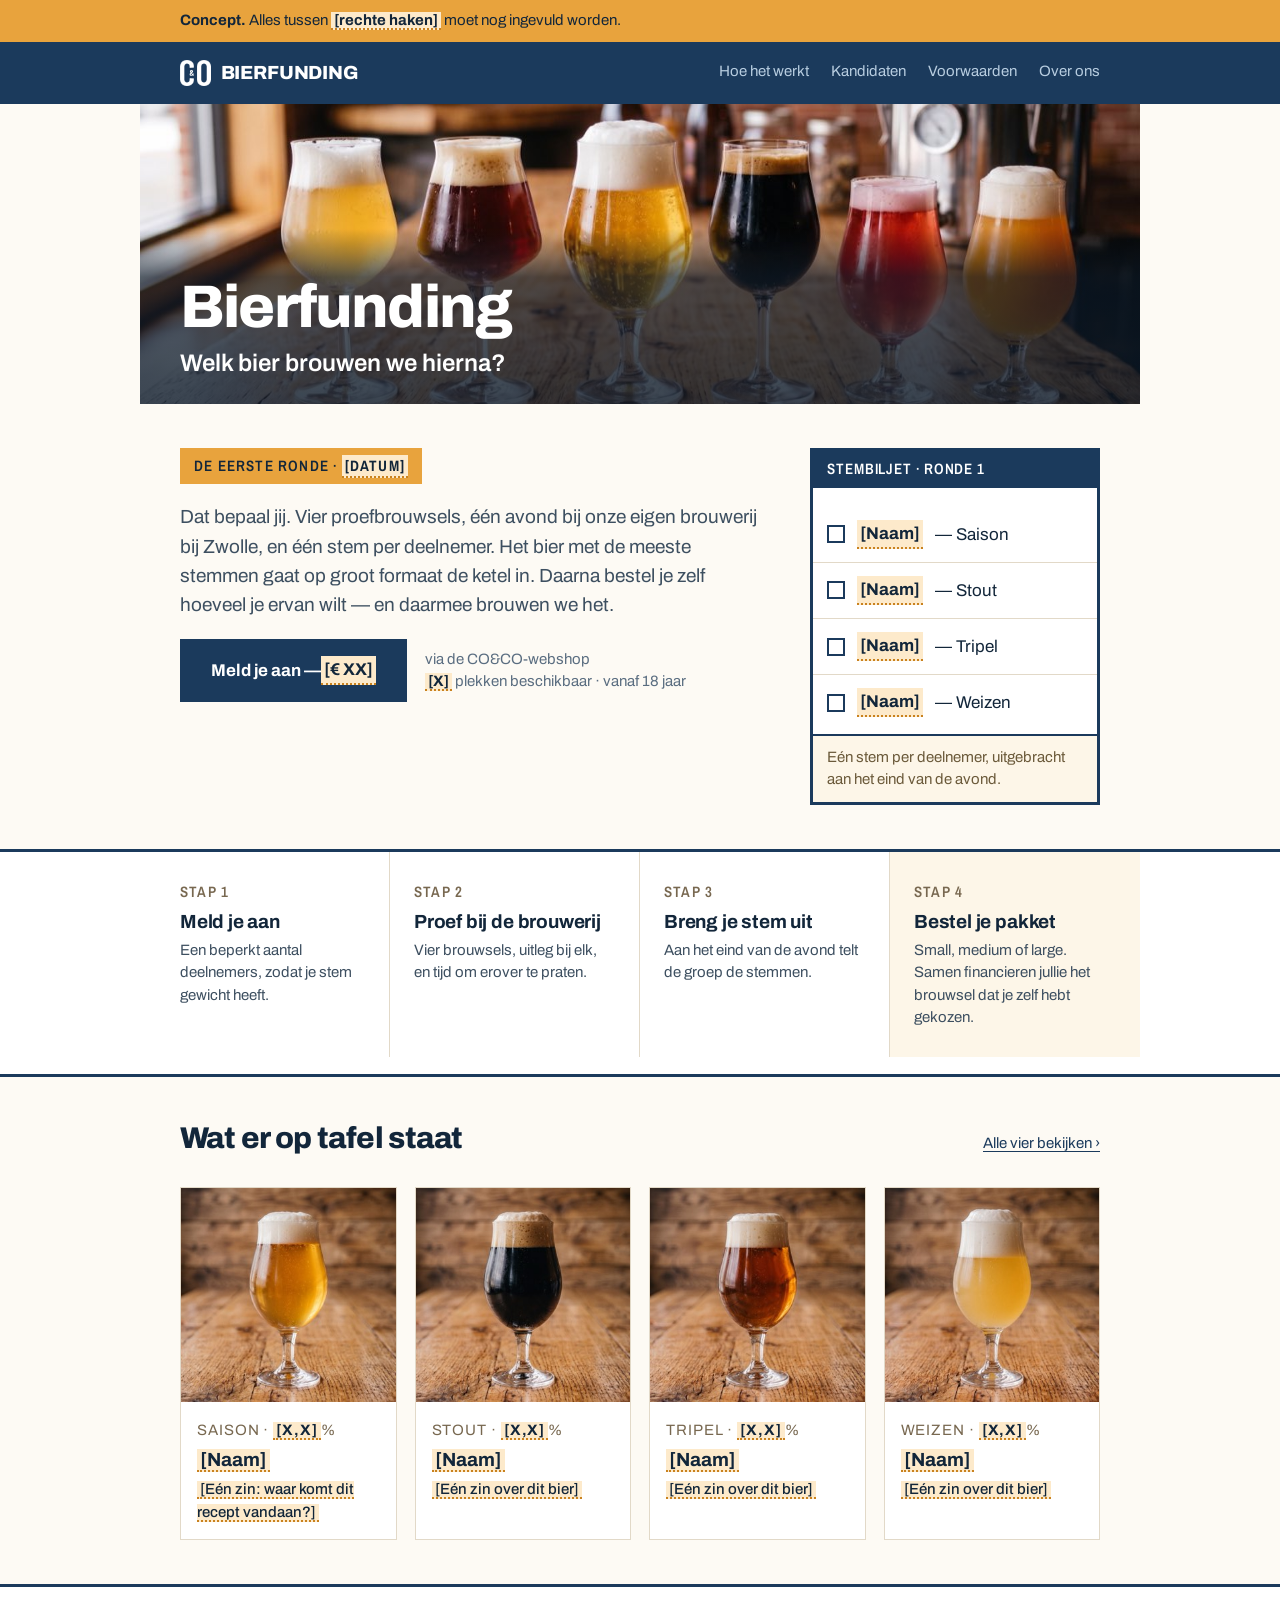
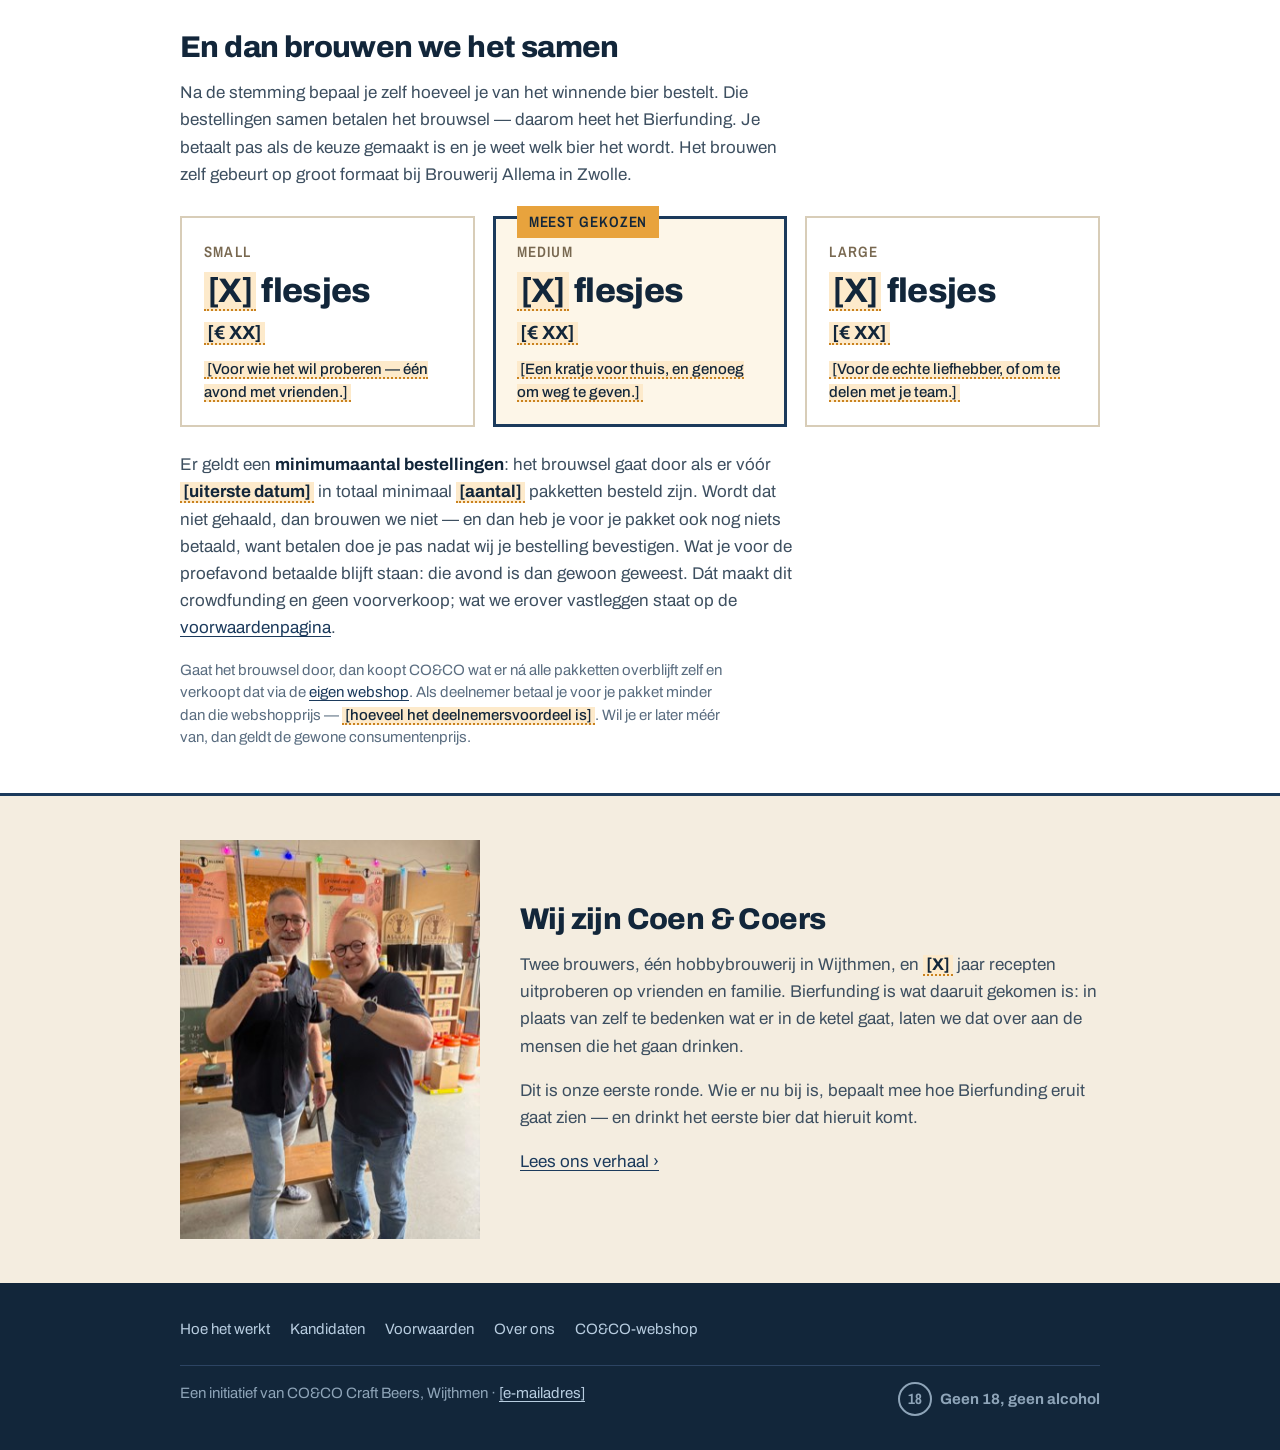
<file: index.html>
<!doctype html>
<html lang="nl">
<head>
<meta charset="utf-8">
<meta name="viewport" content="width=device-width, initial-scale=1">
<title>Bierfunding — speciaalbier proeven en kiezen in Zwolle</title>
<meta name="description" content="Proefavond bij onze eigen brouwerij bij Zwolle: vier speciaalbieren proeven, één stem per deelnemer. Het bier met de meeste stemmen gaat de ketel in.">
<link rel="preload" href="fonts/archivo-latin.woff2" as="font" type="font/woff2" crossorigin>
<link rel="preload" href="fonts/archivo-narrow-latin.woff2" as="font" type="font/woff2" crossorigin>
<link rel="stylesheet" href="css/site.css?v=6">
<link rel="icon" href="favicon.svg" type="image/svg+xml">
<meta name="theme-color" content="#1b3a5c">
<meta property="og:type" content="website">
<meta property="og:locale" content="nl_NL">
<meta property="og:site_name" content="Bierfunding">
<meta property="og:title" content="Welk bier brouwen we hierna?">
<meta property="og:description" content="Vier proefbrouwsels, één avond bij de brouwerij, één stem per deelnemer.">
<!-- TE DOEN: og:image toevoegen zodra er een deelfoto is (1200x630, /img/deel.jpg)
<meta property="og:image" content="https://bierfunding.nl/img/deel.jpg">
-->
</head>
<body>

<a class="skip" href="#hoofd">Naar de hoofdinhoud</a>

<!-- CONCEPTBALK — verwijder dit <div class="draft">-blok op alle vijf de
     pagina's voordat de site live gaat. Zie README.md. -->
<div class="draft">
  <div class="wrap">
    <p><strong>Concept.</strong> Alles tussen <span class="fill">[rechte haken]</span> moet nog ingevuld worden.</p>
  </div>
</div>

<header class="masthead">
  <div class="wrap masthead__inner">
    <a class="brand" href="index.html">
      <!-- Het CO&CO-beeldmerk. alt="" met opzet: logo en woord vormen samen
           één link naar de homepage, en die heeft één toegankelijke naam
           nodig — "BIERFUNDING". Zou het logo een eigen alt-tekst krijgen,
           dan leest een schermlezer op élke pagina "CO&CO Craft Beers
           Bierfunding, link". Dat CO&CO erachter zit staat in de voettekst
           van elke pagina in gewone tekst. -->
      <img class="brand__logo" src="img/coco-logo-wit.png" width="92" height="78" alt="">
      <span>BIERFUNDING</span>
    </a>
    <nav class="nav" aria-label="Hoofdmenu">
      <ul>
        <li><a href="hoe-het-werkt.html">Hoe het werkt</a></li>
        <li><a href="kandidaten.html">Kandidaten</a></li>
        <li><a href="voorwaarden.html">Voorwaarden</a></li>
        <li><a href="over-ons.html">Over ons</a></li>
      </ul>
    </nav>
  </div>
</header>

<main id="hoofd">

  <!-- De kop staat hier bewust als EERSTE in de HTML, vóór de foto, ook al
       ligt hij visueel onderin het beeld. Zo krijgen een schermlezer en de
       toetsenbordvolgorde hem als eerste. Nooit met "order" in CSS omdraaien;
       zie README.md. Het donkere verloop achter de kop is functioneel: het
       garandeert de leesbaarheid, ongeacht wat er op die plek in de foto
       staat. -->
  <div class="hero">
    <div class="hero__text">
      <h1 class="hero__title">Bierfunding</h1>
      <!-- De vraag is de ondertitel bij de titel, geen nieuwe sectie: dus een
           <p> en geen <h2>. Zo blijft de koppenstructuur van de pagina
           kloppen — één <h1>, daarna pas de sectiekoppen. Sinds ronde 5 is
           "Bierfunding" de grote regel en staat de vraag er kleiner onder;
           de HTML-volgorde is daarvoor niet veranderd, alleen de maatvoering. -->
      <p class="hero__sub">Welk bier brouwen we hierna?</p>
    </div>
    <img class="hero__img"
         src="img/proefglazen-1200.jpg"
         srcset="img/proefglazen-800.jpg 800w, img/proefglazen-1200.jpg 1200w, img/proefglazen-1800.jpg 1800w"
         sizes="(min-width: 1000px) 1000px, 100vw"
         width="1800" height="1004"
         alt="Zes gevulde proefglazen naast elkaar op een houten tafel: van troebel blond en helder goud tot amber, rood en een bijna zwarte stout, elk met een schuimkraag."
         fetchpriority="high" decoding="async">
  </div>

  <section class="band band--rule-b">
    <div class="wrap split split--hero">
      <div>
        <p style="margin-bottom:18px"><span class="label" style="display:inline-block;background:#e8a33d;color:#12263a;padding:6px 14px">De eerste ronde · <span class="fill">[DATUM]</span></span></p>

        <p class="lead">Dat bepaal jij. Vier proefbrouwsels, één avond bij onze eigen brouwerij bij Zwolle, en één stem per deelnemer. Het bier met de meeste stemmen gaat op groot formaat de ketel in. Daarna bestel je zelf hoeveel je ervan wilt — en daarmee brouwen we het.</p>

        <p class="cta">
          <a class="btn" href="https://coco-craftbeers.nl" rel="noopener">Meld je aan — <span class="fill">[€ XX]</span></a>
          <span class="small">via de CO&amp;CO-webshop<br><span class="fill">[X]</span> plekken beschikbaar · vanaf 18 jaar</span>
        </p>
      </div>

      <div class="ballot">
        <h2 class="ballot__head"><span class="label">Stembiljet · ronde 1</span></h2>
        <ol>
          <li><span class="tick" aria-hidden="true"></span> <span class="fill">[Naam]</span> — Saison</li>
          <li><span class="tick" aria-hidden="true"></span> <span class="fill">[Naam]</span> — Stout</li>
          <li><span class="tick" aria-hidden="true"></span> <span class="fill">[Naam]</span> — Tripel</li>
          <li><span class="tick" aria-hidden="true"></span> <span class="fill">[Naam]</span> — Weizen</li>
        </ol>
        <div class="ballot__foot">
          <p>Eén stem per deelnemer, uitgebracht aan het eind van de avond.</p>
        </div>
      </div>
    </div>
  </section>

  <section class="band--paper band--rule-b" aria-labelledby="stappen">
    <h2 id="stappen" class="visually-hidden">In vier stappen</h2>
    <ol class="steps">
      <li>
        <span class="label">Stap 1</span>
        <h3>Meld je aan</h3>
        <p>Een beperkt aantal deelnemers, zodat je stem gewicht heeft.</p>
      </li>
      <li>
        <span class="label">Stap 2</span>
        <h3>Proef bij de brouwerij</h3>
        <p>Vier brouwsels, uitleg bij elk, en tijd om erover te praten.</p>
      </li>
      <li>
        <span class="label">Stap 3</span>
        <h3>Breng je stem uit</h3>
        <p>Aan het eind van de avond telt de groep de stemmen.</p>
      </li>
      <li>
        <span class="label">Stap 4</span>
        <h3>Bestel je pakket</h3>
        <p>Small, medium of large. Samen financieren jullie het brouwsel dat je zelf hebt gekozen.</p>
      </li>
    </ol>
  </section>

  <section class="band" aria-labelledby="tafel">
    <div class="wrap">
      <div class="band__head">
        <h2 id="tafel">Wat er op tafel staat</h2>
        <a href="kandidaten.html">Alle vier bekijken ›</a>
      </div>

      <div class="grid grid--cards">

        <article class="card">
          <!-- Voorbeeldfoto. Vervang img/kandidaat-1-*.jpg door een foto van het
               echte proefbrouwsel; de bestandsnamen blijven gelijk. Zie README stap 3. -->
          <figure class="shot shot--glass">
            <img src="img/kandidaat-1-480.jpg"
                 srcset="img/kandidaat-1-320.jpg 320w, img/kandidaat-1-480.jpg 480w, img/kandidaat-1-640.jpg 640w, img/kandidaat-1-960.jpg 960w"
                 sizes="(min-width: 760px) 216px, (min-width: 560px) 50vw, 100vw"
                 width="480" height="480"
                 alt="Een glas goudblond bier met een witte schuimkraag op een houten tafel."
                 loading="lazy" decoding="async">
          </figure>
          <div class="card__body">
            <span class="card__kind">Saison · <span class="fill">[X,X]</span>%</span>
            <span class="card__name"><span class="fill">[Naam]</span></span>
            <p><span class="fill fill--long">[Eén zin: waar komt dit recept vandaan?]</span></p>
          </div>
        </article>

        <article class="card">
          <!-- Voorbeeldfoto. Vervang img/kandidaat-2-*.jpg door een foto van het
               echte proefbrouwsel; de bestandsnamen blijven gelijk. Zie README stap 3. -->
          <figure class="shot shot--glass">
            <img src="img/kandidaat-2-480.jpg"
                 srcset="img/kandidaat-2-320.jpg 320w, img/kandidaat-2-480.jpg 480w, img/kandidaat-2-640.jpg 640w, img/kandidaat-2-960.jpg 960w"
                 sizes="(min-width: 760px) 216px, (min-width: 560px) 50vw, 100vw"
                 width="480" height="480"
                 alt="Een glas bijna zwart bier met een beige schuimkraag op een houten tafel."
                 loading="lazy" decoding="async">
          </figure>
          <div class="card__body">
            <span class="card__kind">Stout · <span class="fill">[X,X]</span>%</span>
            <span class="card__name"><span class="fill">[Naam]</span></span>
            <p><span class="fill fill--long">[Eén zin over dit bier]</span></p>
          </div>
        </article>

        <article class="card">
          <!-- Voorbeeldfoto. Vervang img/kandidaat-3-*.jpg door een foto van het
               echte proefbrouwsel; de bestandsnamen blijven gelijk. Zie README stap 3. -->
          <figure class="shot shot--glass">
            <img src="img/kandidaat-3-480.jpg"
                 srcset="img/kandidaat-3-320.jpg 320w, img/kandidaat-3-480.jpg 480w, img/kandidaat-3-640.jpg 640w, img/kandidaat-3-960.jpg 960w"
                 sizes="(min-width: 760px) 216px, (min-width: 560px) 50vw, 100vw"
                 width="480" height="480"
                 alt="Een glas amberkleurig bier met een witte schuimkraag op een houten tafel."
                 loading="lazy" decoding="async">
          </figure>
          <div class="card__body">
            <span class="card__kind">Tripel · <span class="fill">[X,X]</span>%</span>
            <span class="card__name"><span class="fill">[Naam]</span></span>
            <p><span class="fill fill--long">[Eén zin over dit bier]</span></p>
          </div>
        </article>

        <article class="card">
          <!-- Voorbeeldfoto. Vervang img/kandidaat-4-*.jpg door een foto van het
               echte proefbrouwsel; de bestandsnamen blijven gelijk. Zie README stap 3. -->
          <figure class="shot shot--glass">
            <img src="img/kandidaat-4-480.jpg"
                 srcset="img/kandidaat-4-320.jpg 320w, img/kandidaat-4-480.jpg 480w, img/kandidaat-4-640.jpg 640w, img/kandidaat-4-960.jpg 960w"
                 sizes="(min-width: 760px) 216px, (min-width: 560px) 50vw, 100vw"
                 width="480" height="480"
                 alt="Een glas troebel lichtgeel bier met een witte schuimkraag op een houten tafel."
                 loading="lazy" decoding="async">
          </figure>
          <div class="card__body">
            <span class="card__kind">Weizen · <span class="fill">[X,X]</span>%</span>
            <span class="card__name"><span class="fill">[Naam]</span></span>
            <p><span class="fill fill--long">[Eén zin over dit bier]</span></p>
          </div>
        </article>

      </div>
    </div>
  </section>

  <section class="band band--paper band--ruled" aria-labelledby="samen">
    <div class="wrap">
      <h2 id="samen">En dan brouwen we het samen</h2>
      <p style="margin-bottom:28px">Na de stemming bepaal je zelf hoeveel je van het winnende bier bestelt. Die bestellingen samen betalen het brouwsel — daarom heet het Bierfunding. Je betaalt pas als de keuze gemaakt is en je weet welk bier het wordt. Het brouwen zelf gebeurt op groot formaat bij Brouwerij Allema in Zwolle.</p>

      <div class="grid grid--tiers">
        <div class="tier">
          <span class="label">Small</span>
          <span class="tier__size"><span class="fill">[X]</span> flesjes</span>
          <span class="tier__price"><span class="fill">[€ XX]</span></span>
          <p><span class="fill fill--long">[Voor wie het wil proberen — één avond met vrienden.]</span></p>
        </div>
        <div class="tier tier--pick">
          <span class="flag">Meest gekozen</span>
          <span class="label">Medium</span>
          <span class="tier__size"><span class="fill">[X]</span> flesjes</span>
          <span class="tier__price"><span class="fill">[€ XX]</span></span>
          <p><span class="fill fill--long">[Een kratje voor thuis, en genoeg om weg te geven.]</span></p>
        </div>
        <div class="tier">
          <span class="label">Large</span>
          <span class="tier__size"><span class="fill">[X]</span> flesjes</span>
          <span class="tier__price"><span class="fill">[€ XX]</span></span>
          <p><span class="fill fill--long">[Voor de echte liefhebber, of om te delen met je team.]</span></p>
        </div>
      </div>

      <p style="margin-top:24px">Er geldt een <strong>minimumaantal bestellingen</strong>: het brouwsel gaat door als er vóór <span class="fill">[uiterste datum]</span> in totaal minimaal <span class="fill">[aantal]</span> pakketten besteld zijn. Wordt dat niet gehaald, dan brouwen we niet — en dan heb je voor je pakket ook nog niets betaald, want betalen doe je pas nadat wij je bestelling bevestigen. Wat je voor de proefavond betaalde blijft staan: die avond is dan gewoon geweest. Dát maakt dit crowdfunding en geen voorverkoop; wat we erover vastleggen staat op de <a href="voorwaarden.html">voorwaardenpagina</a>.</p>

      <p class="small" style="margin-top:16px">Gaat het brouwsel door, dan koopt CO&amp;CO wat er ná alle pakketten overblijft zelf en verkoopt dat via de <a href="https://coco-craftbeers.nl" rel="noopener">eigen webshop</a>. Als deelnemer betaal je voor je pakket minder dan die webshopprijs — <span class="fill fill--long">[hoeveel het deelnemersvoordeel is]</span>. Wil je er later méér van, dan geldt de gewone consumentenprijs.</p>
    </div>
  </section>

  <section class="band band--warm" aria-labelledby="wij">
    <div class="wrap split split--duo">
      <figure class="shot shot--duo">
        <img src="img/coen-coers-480.jpg"
             srcset="img/coen-coers-320.jpg 320w, img/coen-coers-480.jpg 480w, img/coen-coers-640.jpg 640w"
             sizes="(min-width: 760px) 300px, 320px"
             width="640" height="853"
             alt="Coen en Coers proosten met een glas bier bij Brouwerij Allema in Zwolle."
             loading="lazy" decoding="async">
      </figure>
      <div>
        <h2>Wij zijn Coen &amp; Coers</h2>
        <p>Twee brouwers, één hobbybrouwerij in Wijthmen, en <span class="fill">[X]</span> jaar recepten uitproberen op vrienden en familie. Bierfunding is wat daaruit gekomen is: in plaats van zelf te bedenken wat er in de ketel gaat, laten we dat over aan de mensen die het gaan drinken.</p>
        <p>Dit is onze eerste ronde. Wie er nu bij is, bepaalt mee hoe Bierfunding eruit gaat zien — en drinkt het eerste bier dat hieruit komt.</p>
        <p><a href="over-ons.html">Lees ons verhaal ›</a></p>
      </div>
    </div>
  </section>

</main>

<footer class="sitefoot">
  <div class="wrap">
    <nav aria-label="Voettekstmenu">
      <ul>
        <li><a href="hoe-het-werkt.html">Hoe het werkt</a></li>
        <li><a href="kandidaten.html">Kandidaten</a></li>
        <li><a href="voorwaarden.html">Voorwaarden</a></li>
        <li><a href="over-ons.html">Over ons</a></li>
        <li><a href="https://coco-craftbeers.nl" rel="noopener">CO&amp;CO-webshop</a></li>
      </ul>
    </nav>
    <div class="sitefoot__legal">
      <p>Een initiatief van CO&amp;CO Craft Beers, Wijthmen · <a href="mailto:[e-mailadres]">[e-mailadres]</a></p>
      <p class="age"><b>18</b> Geen 18, geen alcohol</p>
    </div>
  </div>
</footer>

</body>
</html>
</file>
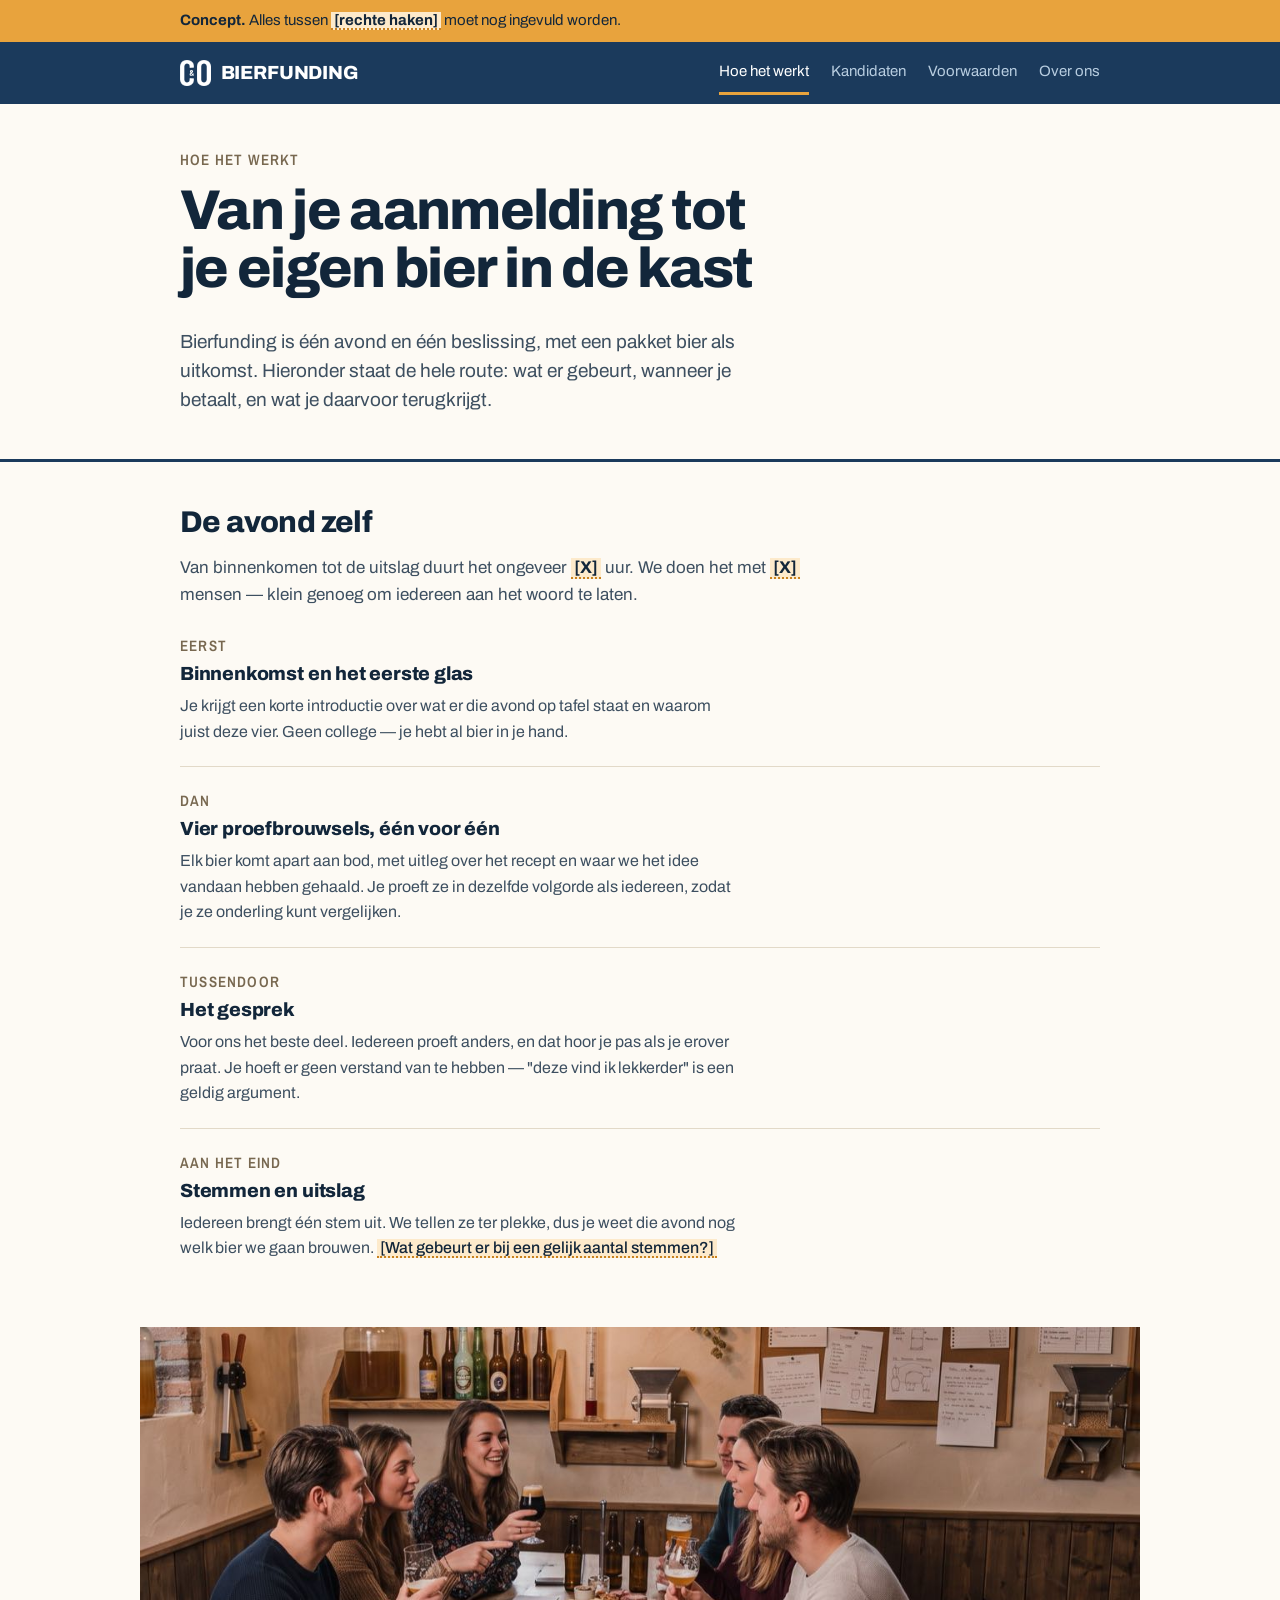
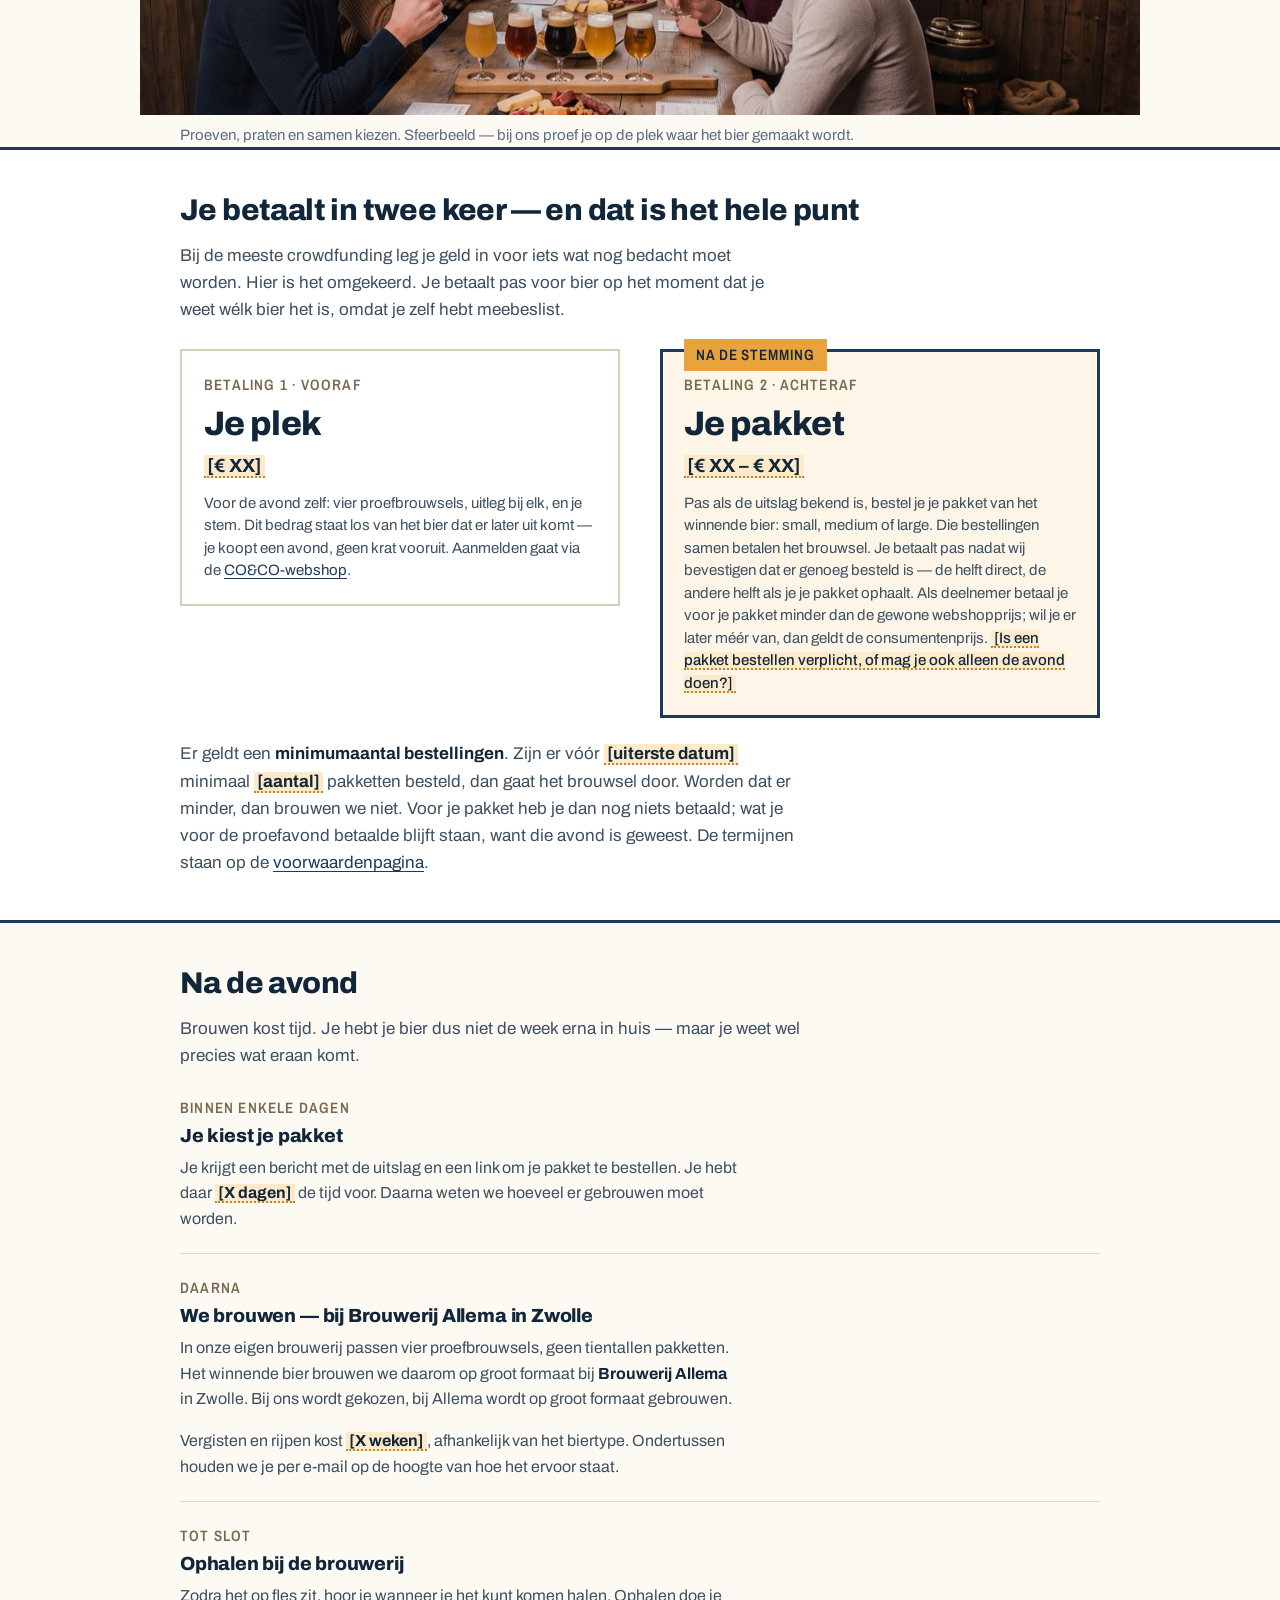
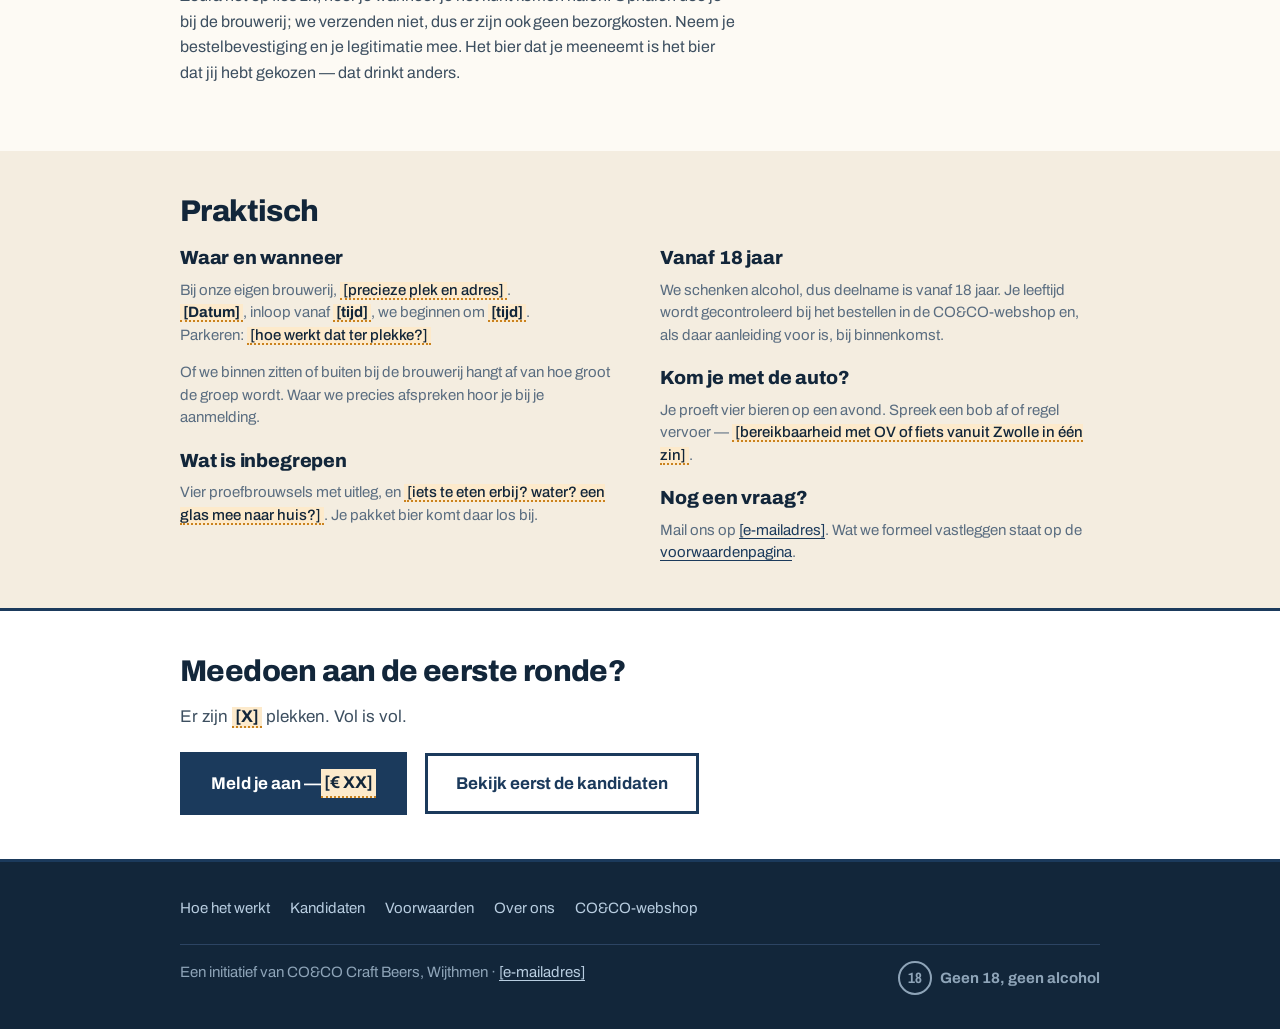
<file: hoe-het-werkt.html>
<!doctype html>
<html lang="nl">
<head>
<meta charset="utf-8">
<meta name="viewport" content="width=device-width, initial-scale=1">
<title>Hoe het werkt — Bierfunding</title>
<meta name="description" content="Van je aanmelding tot je pakket ophalen: de hele route, en waarom je in twee keer betaalt.">
<link rel="preload" href="fonts/archivo-latin.woff2" as="font" type="font/woff2" crossorigin>
<link rel="preload" href="fonts/archivo-narrow-latin.woff2" as="font" type="font/woff2" crossorigin>
<link rel="stylesheet" href="css/site.css?v=6">
<link rel="icon" href="favicon.svg" type="image/svg+xml">
<meta name="theme-color" content="#1b3a5c">
</head>
<body>

<a class="skip" href="#hoofd">Naar de hoofdinhoud</a>

<!-- CONCEPTBALK — verwijderen vóór publicatie. Zie README.md. -->
<div class="draft">
  <div class="wrap">
    <p><strong>Concept.</strong> Alles tussen <span class="fill">[rechte haken]</span> moet nog ingevuld worden.</p>
  </div>
</div>

<header class="masthead">
  <div class="wrap masthead__inner">
    <a class="brand" href="index.html">
      <!-- Het CO&CO-beeldmerk. alt="" met opzet: logo en woord vormen samen
           één link naar de homepage, en die heeft één toegankelijke naam
           nodig — "BIERFUNDING". Zou het logo een eigen alt-tekst krijgen,
           dan leest een schermlezer op élke pagina "CO&CO Craft Beers
           Bierfunding, link". Dat CO&CO erachter zit staat in de voettekst
           van elke pagina in gewone tekst. -->
      <img class="brand__logo" src="img/coco-logo-wit.png" width="92" height="78" alt="">
      <span>BIERFUNDING</span>
    </a>
    <nav class="nav" aria-label="Hoofdmenu">
      <ul>
        <li><a href="hoe-het-werkt.html" aria-current="page">Hoe het werkt</a></li>
        <li><a href="kandidaten.html">Kandidaten</a></li>
        <li><a href="voorwaarden.html">Voorwaarden</a></li>
        <li><a href="over-ons.html">Over ons</a></li>
      </ul>
    </nav>
  </div>
</header>

<main id="hoofd">

  <section class="band band--rule-b">
    <div class="wrap">
      <span class="label">Hoe het werkt</span>
      <h1 style="margin-top:10px">Van je aanmelding tot je eigen bier in de kast</h1>
      <p class="lead" style="max-width:56ch">Bierfunding is één avond en één beslissing, met een pakket bier als uitkomst. Hieronder staat de hele route: wat er gebeurt, wanneer je betaalt, en wat je daarvoor terugkrijgt.</p>
    </div>
  </section>

  <section class="band" aria-labelledby="avond">
    <div class="wrap">
      <h2 id="avond">De avond zelf</h2>
      <p style="margin-bottom:26px">Van binnenkomen tot de uitslag duurt het ongeveer <span class="fill">[X]</span> uur. We doen het met <span class="fill">[X]</span> mensen — klein genoeg om iedereen aan het woord te laten.</p>

      <ol class="route">
        <li>
          <span class="label">Eerst</span>
          <h3>Binnenkomst en het eerste glas</h3>
          <p>Je krijgt een korte introductie over wat er die avond op tafel staat en waarom juist deze vier. Geen college — je hebt al bier in je hand.</p>
        </li>
        <li>
          <span class="label">Dan</span>
          <h3>Vier proefbrouwsels, één voor één</h3>
          <p>Elk bier komt apart aan bod, met uitleg over het recept en waar we het idee vandaan hebben gehaald. Je proeft ze in dezelfde volgorde als iedereen, zodat je ze onderling kunt vergelijken.</p>
        </li>
        <li>
          <span class="label">Tussendoor</span>
          <h3>Het gesprek</h3>
          <p>Voor ons het beste deel. Iedereen proeft anders, en dat hoor je pas als je erover praat. Je hoeft er geen verstand van te hebben — "deze vind ik lekkerder" is een geldig argument.</p>
        </li>
        <li>
          <span class="label">Aan het eind</span>
          <h3>Stemmen en uitslag</h3>
          <p>Iedereen brengt één stem uit. We tellen ze ter plekke, dus je weet die avond nog welk bier we gaan brouwen. <span class="fill fill--long">[Wat gebeurt er bij een gelijk aantal stemmen?]</span></p>
        </li>
      </ol>
    </div>
  </section>

  <!-- Sfeerbeeld bij "De avond zelf". Het is geen foto van Wijthmen — dat
       staat daarom niet in de alt-tekst en het bijschrift zegt het erbij.
       Zelfde regel als bij de foto van Coen & Coers, die bij Brouwerij Allema
       is gemaakt. De uitsnede is bewust: op het krijtbord dat in het origineel
       vooraan op tafel ligt staat "Zwolse Speciaalbier Proeverij" met zes
       bierstijlen, en dat is een ander evenement dan dit. Het bord ligt
       onder de onderrand van de uitsnede; de mensen en het proefplankje —
       waar het om gaat — staan er juist groter op. Zie img/LEESMIJ.txt. -->
  <figure class="shot shot--wide shot--band">
    <img src="img/proefavond-1200.jpg"
         srcset="img/proefavond-480.jpg 480w, img/proefavond-800.jpg 800w, img/proefavond-1200.jpg 1200w, img/proefavond-1800.jpg 1800w"
         sizes="(min-width: 1000px) 1000px, 100vw"
         width="1800" height="700"
         alt="Zes mensen rond een houten tafel in een proeflokaal, lachend en in gesprek. Voor hen staat een proefplankje met vijf bierglazen, een plank met kaas en worst, en notitieblaadjes."
         loading="lazy" decoding="async">
    <figcaption>Proeven, praten en samen kiezen. Sfeerbeeld — bij ons proef je op de plek waar het bier gemaakt wordt.</figcaption>
  </figure>

  <section class="band band--paper band--ruled" aria-labelledby="betalen">
    <div class="wrap">
      <h2 id="betalen">Je betaalt in twee keer — en dat is het hele punt</h2>
      <p style="max-width:60ch">Bij de meeste crowdfunding leg je geld in voor iets wat nog bedacht moet worden. Hier is het omgekeerd. Je betaalt pas voor bier op het moment dat je weet wélk bier het is, omdat je zelf hebt meebeslist.</p>

      <div class="split split--half" style="margin-top:26px">
        <div class="tier">
          <span class="label">Betaling 1 · vooraf</span>
          <span class="tier__size">Je plek</span>
          <span class="tier__price"><span class="fill">[€ XX]</span></span>
          <p>Voor de avond zelf: vier proefbrouwsels, uitleg bij elk, en je stem. Dit bedrag staat los van het bier dat er later uit komt — je koopt een avond, geen krat vooruit. Aanmelden gaat via de <a href="https://coco-craftbeers.nl" rel="noopener">CO&amp;CO-webshop</a>.</p>
        </div>
        <div class="tier tier--pick">
          <span class="flag">Na de stemming</span>
          <span class="label">Betaling 2 · achteraf</span>
          <span class="tier__size">Je pakket</span>
          <span class="tier__price"><span class="fill">[€ XX – € XX]</span></span>
          <p>Pas als de uitslag bekend is, bestel je je pakket van het winnende bier: small, medium of large. Die bestellingen samen betalen het brouwsel. Je betaalt pas nadat wij bevestigen dat er genoeg besteld is — de helft direct, de andere helft als je je pakket ophaalt. Als deelnemer betaal je voor je pakket minder dan de gewone webshopprijs; wil je er later méér van, dan geldt de consumentenprijs. <span class="fill fill--long">[Is een pakket bestellen verplicht, of mag je ook alleen de avond doen?]</span></p>
        </div>
      </div>

      <p style="margin-top:22px">Er geldt een <strong>minimumaantal bestellingen</strong>. Zijn er vóór <span class="fill">[uiterste datum]</span> minimaal <span class="fill">[aantal]</span> pakketten besteld, dan gaat het brouwsel door. Worden dat er minder, dan brouwen we niet. Voor je pakket heb je dan nog niets betaald; wat je voor de proefavond betaalde blijft staan, want die avond is geweest. De termijnen staan op de <a href="voorwaarden.html">voorwaardenpagina</a>.</p>
    </div>
  </section>

  <section class="band" aria-labelledby="daarna">
    <div class="wrap">
      <h2 id="daarna">Na de avond</h2>
      <p style="margin-bottom:26px">Brouwen kost tijd. Je hebt je bier dus niet de week erna in huis — maar je weet wel precies wat eraan komt.</p>

      <ol class="route">
        <li>
          <span class="label">Binnen enkele dagen</span>
          <h3>Je kiest je pakket</h3>
          <p>Je krijgt een bericht met de uitslag en een link om je pakket te bestellen. Je hebt daar <span class="fill">[X dagen]</span> de tijd voor. Daarna weten we hoeveel er gebrouwen moet worden.</p>
        </li>
        <li>
          <span class="label">Daarna</span>
          <h3>We brouwen — bij Brouwerij Allema in Zwolle</h3>
          <p>In onze eigen brouwerij passen vier proefbrouwsels, geen tientallen pakketten. Het winnende bier brouwen we daarom op groot formaat bij <strong>Brouwerij Allema</strong> in Zwolle. Bij ons wordt gekozen, bij Allema wordt op groot formaat gebrouwen.</p>
          <p>Vergisten en rijpen kost <span class="fill">[X weken]</span>, afhankelijk van het biertype. Ondertussen houden we je per e-mail op de hoogte van hoe het ervoor staat.</p>
        </li>
        <li>
          <span class="label">Tot slot</span>
          <h3>Ophalen bij de brouwerij</h3>
          <p>Zodra het op fles zit, hoor je wanneer je het kunt komen halen. Ophalen doe je bij de brouwerij; we verzenden niet, dus er zijn ook geen bezorgkosten. Neem je bestelbevestiging en je legitimatie mee. Het bier dat je meeneemt is het bier dat jij hebt gekozen — dat drinkt anders.</p>
        </li>
      </ol>
    </div>
  </section>

  <section class="band band--warm" aria-labelledby="praktisch">
    <div class="wrap">
      <h2 id="praktisch">Praktisch</h2>
      <div class="split split--half" style="margin-top:20px">
        <div>
          <h3>Waar en wanneer</h3>
          <p class="small">Bij onze eigen brouwerij, <span class="fill fill--long">[precieze plek en adres]</span>.<br>
            <span class="fill">[Datum]</span>, inloop vanaf <span class="fill">[tijd]</span>, we beginnen om <span class="fill">[tijd]</span>.<br>
            Parkeren: <span class="fill fill--long">[hoe werkt dat ter plekke?]</span></p>
          <p class="small">Of we binnen zitten of buiten bij de brouwerij hangt af van hoe groot de groep wordt. Waar we precies afspreken hoor je bij je aanmelding.</p>
          <h3 style="margin-top:22px">Wat is inbegrepen</h3>
          <p class="small">Vier proefbrouwsels met uitleg, en <span class="fill fill--long">[iets te eten erbij? water? een glas mee naar huis?]</span>. Je pakket bier komt daar los bij.</p>
        </div>
        <div>
          <h3>Vanaf 18 jaar</h3>
          <p class="small">We schenken alcohol, dus deelname is vanaf 18 jaar. Je leeftijd wordt gecontroleerd bij het bestellen in de CO&amp;CO-webshop en, als daar aanleiding voor is, bij binnenkomst.</p>
          <h3 style="margin-top:22px">Kom je met de auto?</h3>
          <p class="small">Je proeft vier bieren op een avond. Spreek een bob af of regel vervoer — <span class="fill fill--long">[bereikbaarheid met OV of fiets vanuit Zwolle in één zin]</span>.</p>
          <h3 style="margin-top:22px">Nog een vraag?</h3>
          <p class="small">Mail ons op <a href="mailto:[e-mailadres]">[e-mailadres]</a>. Wat we formeel vastleggen staat op de <a href="voorwaarden.html">voorwaardenpagina</a>.</p>
        </div>
      </div>
    </div>
  </section>

  <section class="band band--paper band--ruled">
    <div class="wrap">
      <h2>Meedoen aan de eerste ronde?</h2>
      <p style="margin-bottom:22px">Er zijn <span class="fill">[X]</span> plekken. Vol is vol.</p>
      <p class="cta">
        <a class="btn" href="https://coco-craftbeers.nl" rel="noopener">Meld je aan — <span class="fill">[€ XX]</span></a>
        <a class="btn btn--ghost" href="kandidaten.html">Bekijk eerst de kandidaten</a>
      </p>
    </div>
  </section>

</main>

<footer class="sitefoot">
  <div class="wrap">
    <nav aria-label="Voettekstmenu">
      <ul>
        <li><a href="hoe-het-werkt.html">Hoe het werkt</a></li>
        <li><a href="kandidaten.html">Kandidaten</a></li>
        <li><a href="voorwaarden.html">Voorwaarden</a></li>
        <li><a href="over-ons.html">Over ons</a></li>
        <li><a href="https://coco-craftbeers.nl" rel="noopener">CO&amp;CO-webshop</a></li>
      </ul>
    </nav>
    <div class="sitefoot__legal">
      <p>Een initiatief van CO&amp;CO Craft Beers, Wijthmen · <a href="mailto:[e-mailadres]">[e-mailadres]</a></p>
      <p class="age"><b>18</b> Geen 18, geen alcohol</p>
    </div>
  </div>
</footer>

</body>
</html>
</file>
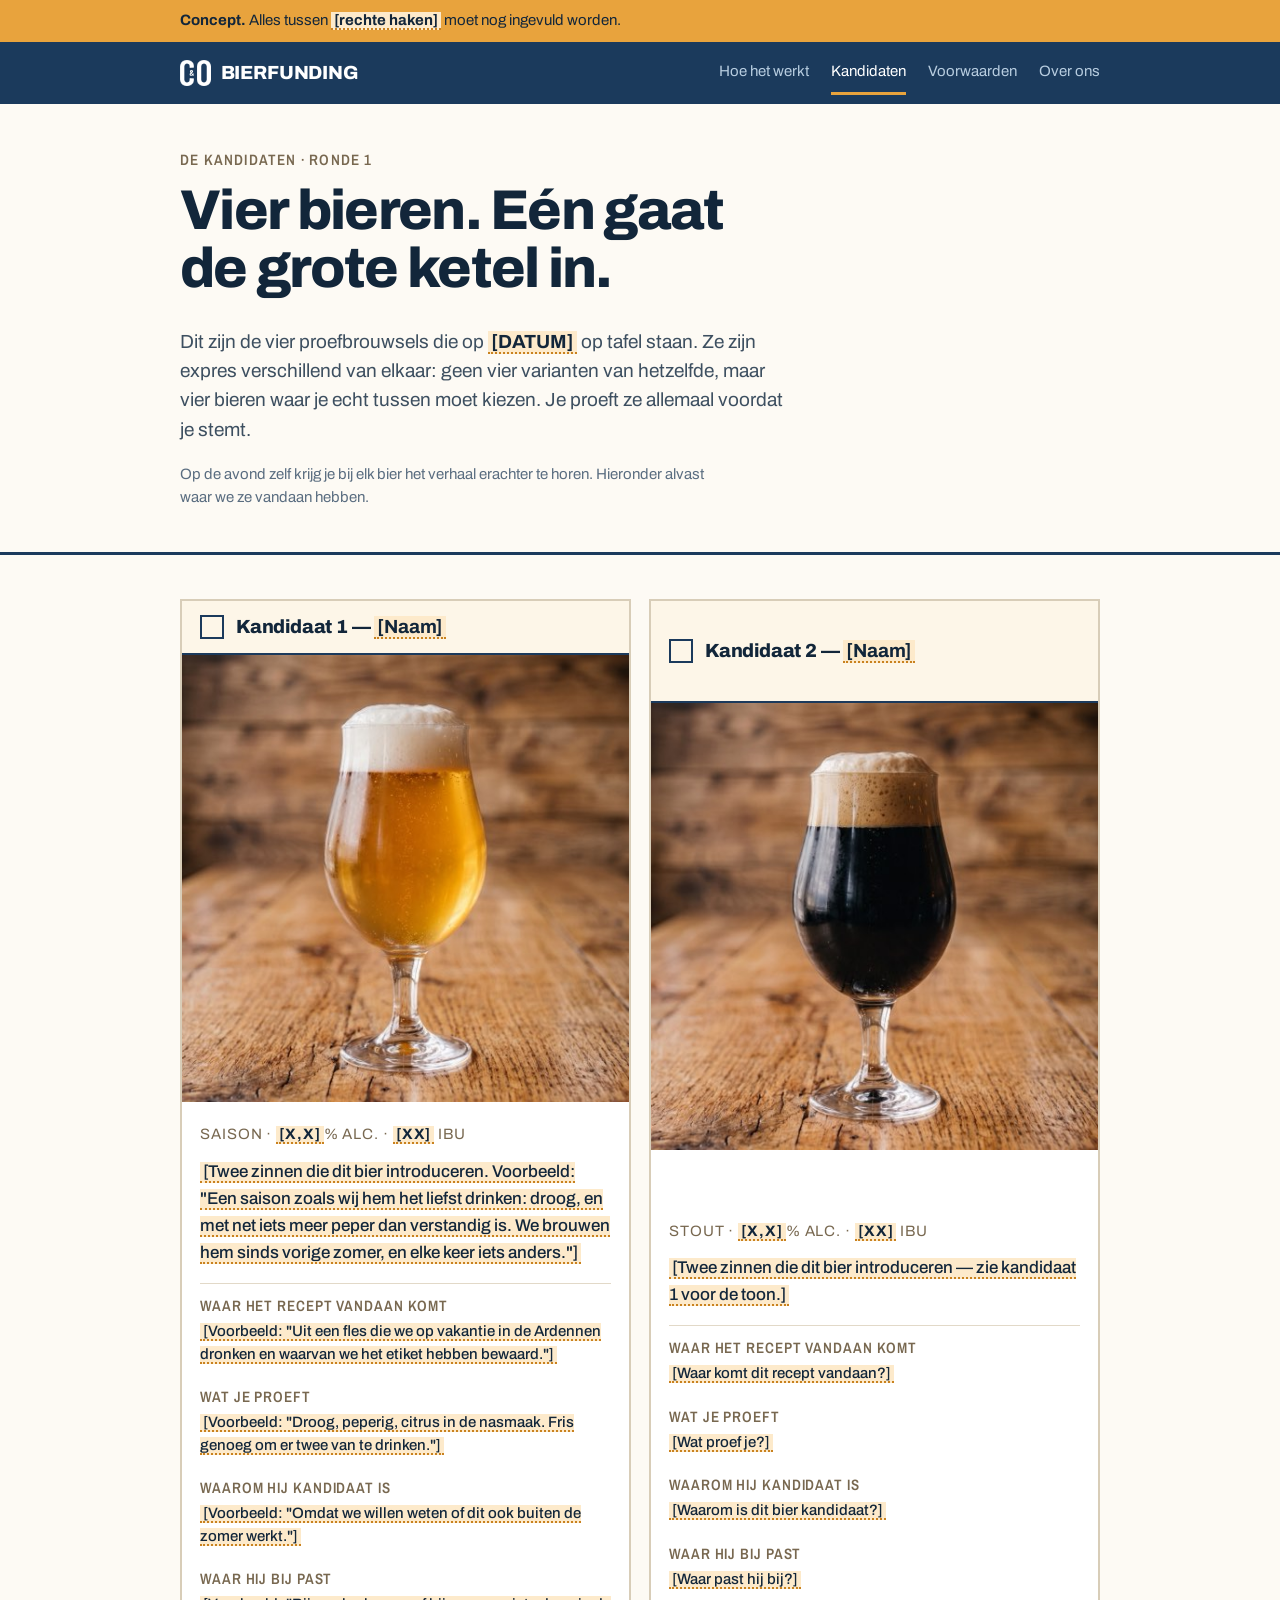
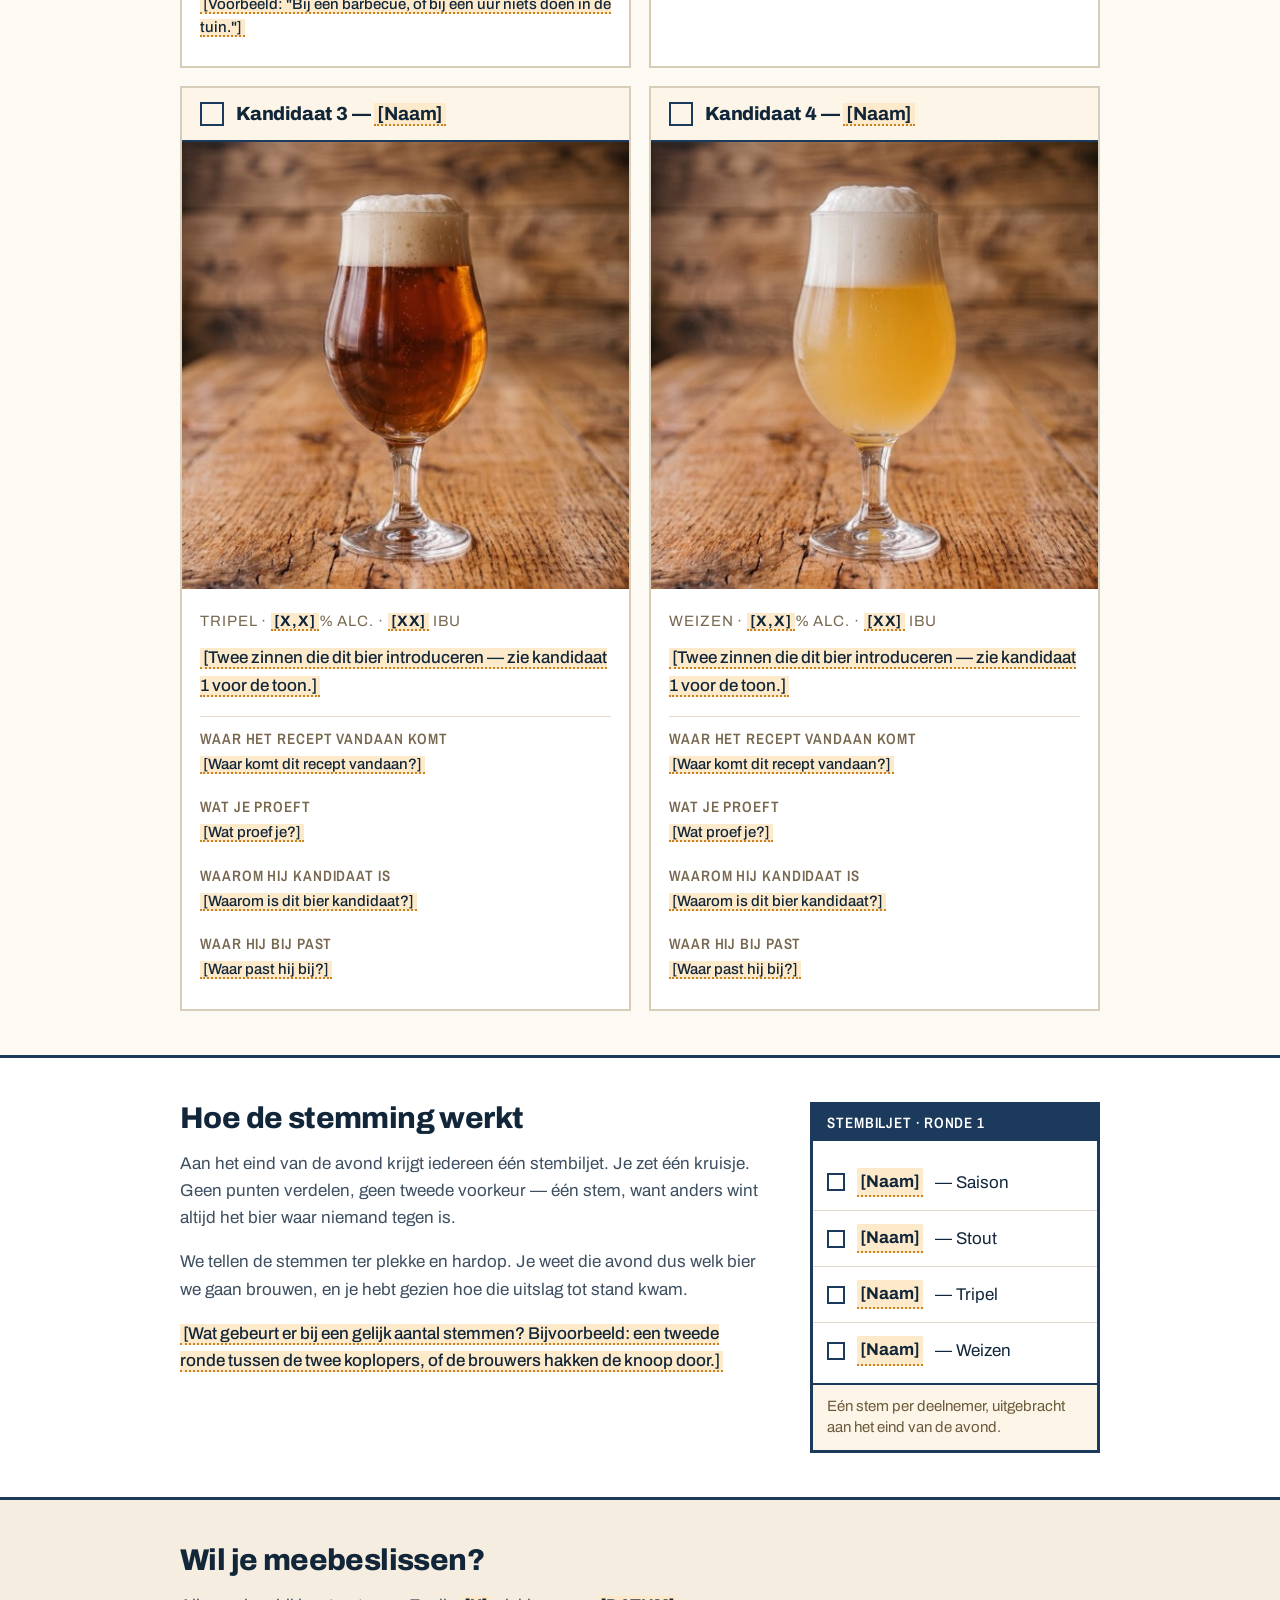
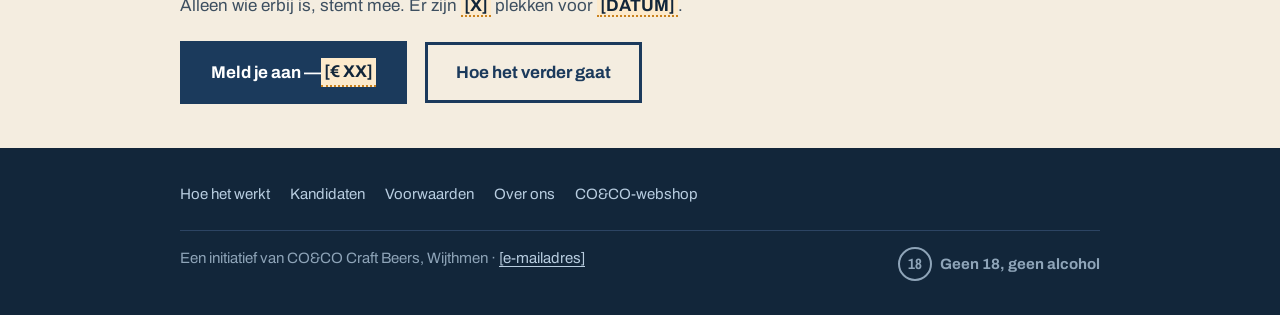
<file: kandidaten.html>
<!doctype html>
<html lang="nl">
<head>
<meta charset="utf-8">
<meta name="viewport" content="width=device-width, initial-scale=1">
<title>De kandidaten — Bierfunding</title>
<meta name="description" content="De vier proefbrouwsels waaruit de eerste ronde kiest: een saison, een stout, een tripel en een weizen.">
<link rel="preload" href="fonts/archivo-latin.woff2" as="font" type="font/woff2" crossorigin>
<link rel="preload" href="fonts/archivo-narrow-latin.woff2" as="font" type="font/woff2" crossorigin>
<link rel="stylesheet" href="css/site.css?v=6">
<link rel="icon" href="favicon.svg" type="image/svg+xml">
<meta name="theme-color" content="#1b3a5c">
</head>
<body>

<a class="skip" href="#hoofd">Naar de hoofdinhoud</a>

<!-- CONCEPTBALK — verwijderen vóór publicatie. Zie README.md. -->
<div class="draft">
  <div class="wrap">
    <p><strong>Concept.</strong> Alles tussen <span class="fill">[rechte haken]</span> moet nog ingevuld worden.</p>
  </div>
</div>

<header class="masthead">
  <div class="wrap masthead__inner">
    <a class="brand" href="index.html">
      <!-- Het CO&CO-beeldmerk. alt="" met opzet: logo en woord vormen samen
           één link naar de homepage, en die heeft één toegankelijke naam
           nodig — "BIERFUNDING". Zou het logo een eigen alt-tekst krijgen,
           dan leest een schermlezer op élke pagina "CO&CO Craft Beers
           Bierfunding, link". Dat CO&CO erachter zit staat in de voettekst
           van elke pagina in gewone tekst. -->
      <img class="brand__logo" src="img/coco-logo-wit.png" width="92" height="78" alt="">
      <span>BIERFUNDING</span>
    </a>
    <nav class="nav" aria-label="Hoofdmenu">
      <ul>
        <li><a href="hoe-het-werkt.html">Hoe het werkt</a></li>
        <li><a href="kandidaten.html" aria-current="page">Kandidaten</a></li>
        <li><a href="voorwaarden.html">Voorwaarden</a></li>
        <li><a href="over-ons.html">Over ons</a></li>
      </ul>
    </nav>
  </div>
</header>

<main id="hoofd">

  <section class="band band--rule-b">
    <div class="wrap">
      <span class="label">De kandidaten · ronde 1</span>
      <h1 style="margin-top:10px">Vier bieren. Eén gaat de grote ketel in.</h1>
      <p class="lead" style="max-width:56ch">Dit zijn de vier proefbrouwsels die op <span class="fill">[DATUM]</span> op tafel staan. Ze zijn expres verschillend van elkaar: geen vier varianten van hetzelfde, maar vier bieren waar je echt tussen moet kiezen. Je proeft ze allemaal voordat je stemt.</p>
      <p class="small">Op de avond zelf krijg je bij elk bier het verhaal erachter te horen. Hieronder alvast waar we ze vandaan hebben.</p>
    </div>
  </section>

  <section class="band" aria-labelledby="vier">
    <div class="wrap">
      <h2 id="vier" class="visually-hidden">De vier proefbrouwsels</h2>
      <div class="grid grid--runners">
        <article class="runner">
          <div class="runner__head">
            <span class="tick tick--lg" aria-hidden="true"></span>
            <h3>Kandidaat 1 — <span class="fill">[Naam]</span></h3>
          </div>

          <!-- Voorbeeldfoto. Vervang img/kandidaat-1-*.jpg door een foto van het
               echte proefbrouwsel; de bestandsnamen blijven gelijk. Zie README stap 3. -->
          <figure class="shot shot--glass">
            <img src="img/kandidaat-1-480.jpg"
                 srcset="img/kandidaat-1-320.jpg 320w, img/kandidaat-1-480.jpg 480w, img/kandidaat-1-640.jpg 640w, img/kandidaat-1-960.jpg 960w"
                 sizes="(min-width: 760px) 451px, 100vw"
                 width="480" height="480"
                 alt="Een glas goudblond bier met een witte schuimkraag op een houten tafel."
                 loading="lazy" decoding="async">
          </figure>

          <div class="runner__body">
            <span class="card__kind">Saison · <span class="fill">[X,X]</span>% alc. · <span class="fill">[XX]</span> IBU</span>
            <p style="margin-top:10px"><span class="fill fill--long">[Twee zinnen die dit bier introduceren. Voorbeeld: "Een saison zoals wij hem het liefst drinken: droog, en met net iets meer peper dan verstandig is. We brouwen hem sinds vorige zomer, en elke keer iets anders."]</span></p>

            <dl>
              <dt>Waar het recept vandaan komt</dt>
              <dd><span class="fill fill--long">[Voorbeeld: "Uit een fles die we op vakantie in de Ardennen dronken en waarvan we het etiket hebben bewaard."]</span></dd>

              <dt>Wat je proeft</dt>
              <dd><span class="fill fill--long">[Voorbeeld: "Droog, peperig, citrus in de nasmaak. Fris genoeg om er twee van te drinken."]</span></dd>

              <dt>Waarom hij kandidaat is</dt>
              <dd><span class="fill fill--long">[Voorbeeld: "Omdat we willen weten of dit ook buiten de zomer werkt."]</span></dd>

              <dt>Waar hij bij past</dt>
              <dd><span class="fill fill--long">[Voorbeeld: "Bij een barbecue, of bij een uur niets doen in de tuin."]</span></dd>
            </dl>
          </div>
        </article>
        <article class="runner">
          <div class="runner__head">
            <span class="tick tick--lg" aria-hidden="true"></span>
            <h3>Kandidaat 2 — <span class="fill">[Naam]</span></h3>
          </div>

          <!-- Voorbeeldfoto. Vervang img/kandidaat-2-*.jpg door een foto van het
               echte proefbrouwsel; de bestandsnamen blijven gelijk. Zie README stap 3. -->
          <figure class="shot shot--glass">
            <img src="img/kandidaat-2-480.jpg"
                 srcset="img/kandidaat-2-320.jpg 320w, img/kandidaat-2-480.jpg 480w, img/kandidaat-2-640.jpg 640w, img/kandidaat-2-960.jpg 960w"
                 sizes="(min-width: 760px) 451px, 100vw"
                 width="480" height="480"
                 alt="Een glas bijna zwart bier met een beige schuimkraag op een houten tafel."
                 loading="lazy" decoding="async">
          </figure>

          <div class="runner__body">
            <span class="card__kind">Stout · <span class="fill">[X,X]</span>% alc. · <span class="fill">[XX]</span> IBU</span>
            <p style="margin-top:10px"><span class="fill fill--long">[Twee zinnen die dit bier introduceren — zie kandidaat 1 voor de toon.]</span></p>

            <dl>
              <dt>Waar het recept vandaan komt</dt>
              <dd><span class="fill fill--long">[Waar komt dit recept vandaan?]</span></dd>

              <dt>Wat je proeft</dt>
              <dd><span class="fill fill--long">[Wat proef je?]</span></dd>

              <dt>Waarom hij kandidaat is</dt>
              <dd><span class="fill fill--long">[Waarom is dit bier kandidaat?]</span></dd>

              <dt>Waar hij bij past</dt>
              <dd><span class="fill fill--long">[Waar past hij bij?]</span></dd>
            </dl>
          </div>
        </article>
        <article class="runner">
          <div class="runner__head">
            <span class="tick tick--lg" aria-hidden="true"></span>
            <h3>Kandidaat 3 — <span class="fill">[Naam]</span></h3>
          </div>

          <!-- Voorbeeldfoto. Vervang img/kandidaat-3-*.jpg door een foto van het
               echte proefbrouwsel; de bestandsnamen blijven gelijk. Zie README stap 3. -->
          <figure class="shot shot--glass">
            <img src="img/kandidaat-3-480.jpg"
                 srcset="img/kandidaat-3-320.jpg 320w, img/kandidaat-3-480.jpg 480w, img/kandidaat-3-640.jpg 640w, img/kandidaat-3-960.jpg 960w"
                 sizes="(min-width: 760px) 451px, 100vw"
                 width="480" height="480"
                 alt="Een glas amberkleurig bier met een witte schuimkraag op een houten tafel."
                 loading="lazy" decoding="async">
          </figure>

          <div class="runner__body">
            <span class="card__kind">Tripel · <span class="fill">[X,X]</span>% alc. · <span class="fill">[XX]</span> IBU</span>
            <p style="margin-top:10px"><span class="fill fill--long">[Twee zinnen die dit bier introduceren — zie kandidaat 1 voor de toon.]</span></p>

            <dl>
              <dt>Waar het recept vandaan komt</dt>
              <dd><span class="fill fill--long">[Waar komt dit recept vandaan?]</span></dd>

              <dt>Wat je proeft</dt>
              <dd><span class="fill fill--long">[Wat proef je?]</span></dd>

              <dt>Waarom hij kandidaat is</dt>
              <dd><span class="fill fill--long">[Waarom is dit bier kandidaat?]</span></dd>

              <dt>Waar hij bij past</dt>
              <dd><span class="fill fill--long">[Waar past hij bij?]</span></dd>
            </dl>
          </div>
        </article>
        <article class="runner">
          <div class="runner__head">
            <span class="tick tick--lg" aria-hidden="true"></span>
            <h3>Kandidaat 4 — <span class="fill">[Naam]</span></h3>
          </div>

          <!-- Voorbeeldfoto. Vervang img/kandidaat-4-*.jpg door een foto van het
               echte proefbrouwsel; de bestandsnamen blijven gelijk. Zie README stap 3. -->
          <figure class="shot shot--glass">
            <img src="img/kandidaat-4-480.jpg"
                 srcset="img/kandidaat-4-320.jpg 320w, img/kandidaat-4-480.jpg 480w, img/kandidaat-4-640.jpg 640w, img/kandidaat-4-960.jpg 960w"
                 sizes="(min-width: 760px) 451px, 100vw"
                 width="480" height="480"
                 alt="Een glas troebel lichtgeel bier met een witte schuimkraag op een houten tafel."
                 loading="lazy" decoding="async">
          </figure>

          <div class="runner__body">
            <span class="card__kind">Weizen · <span class="fill">[X,X]</span>% alc. · <span class="fill">[XX]</span> IBU</span>
            <p style="margin-top:10px"><span class="fill fill--long">[Twee zinnen die dit bier introduceren — zie kandidaat 1 voor de toon.]</span></p>

            <dl>
              <dt>Waar het recept vandaan komt</dt>
              <dd><span class="fill fill--long">[Waar komt dit recept vandaan?]</span></dd>

              <dt>Wat je proeft</dt>
              <dd><span class="fill fill--long">[Wat proef je?]</span></dd>

              <dt>Waarom hij kandidaat is</dt>
              <dd><span class="fill fill--long">[Waarom is dit bier kandidaat?]</span></dd>

              <dt>Waar hij bij past</dt>
              <dd><span class="fill fill--long">[Waar past hij bij?]</span></dd>
            </dl>
          </div>
        </article>
      </div>
    </div>
  </section>

  <section class="band band--paper band--ruled" aria-labelledby="stemming">
    <div class="wrap split split--hero">
      <div>
        <h2 id="stemming">Hoe de stemming werkt</h2>
        <p>Aan het eind van de avond krijgt iedereen één stembiljet. Je zet één kruisje. Geen punten verdelen, geen tweede voorkeur — één stem, want anders wint altijd het bier waar niemand tegen is.</p>
        <p>We tellen de stemmen ter plekke en hardop. Je weet die avond dus welk bier we gaan brouwen, en je hebt gezien hoe die uitslag tot stand kwam.</p>
        <p><span class="fill fill--long">[Wat gebeurt er bij een gelijk aantal stemmen? Bijvoorbeeld: een tweede ronde tussen de twee koplopers, of de brouwers hakken de knoop door.]</span></p>
      </div>

      <div class="ballot">
        <h3 class="ballot__head"><span class="label">Stembiljet · ronde 1</span></h3>
        <ol>
          <li><span class="tick" aria-hidden="true"></span> <span class="fill">[Naam]</span> — Saison</li>
          <li><span class="tick" aria-hidden="true"></span> <span class="fill">[Naam]</span> — Stout</li>
          <li><span class="tick" aria-hidden="true"></span> <span class="fill">[Naam]</span> — Tripel</li>
          <li><span class="tick" aria-hidden="true"></span> <span class="fill">[Naam]</span> — Weizen</li>
        </ol>
        <div class="ballot__foot">
          <p>Eén stem per deelnemer, uitgebracht aan het eind van de avond.</p>
        </div>
      </div>
    </div>
  </section>

  <section class="band band--warm">
    <div class="wrap">
      <h2>Wil je meebeslissen?</h2>
      <p style="margin-bottom:22px">Alleen wie erbij is, stemt mee. Er zijn <span class="fill">[X]</span> plekken voor <span class="fill">[DATUM]</span>.</p>
      <p class="cta">
        <a class="btn" href="https://coco-craftbeers.nl" rel="noopener">Meld je aan — <span class="fill">[€ XX]</span></a>
        <a class="btn btn--ghost" href="hoe-het-werkt.html">Hoe het verder gaat</a>
      </p>
    </div>
  </section>

</main>

<footer class="sitefoot">
  <div class="wrap">
    <nav aria-label="Voettekstmenu">
      <ul>
        <li><a href="hoe-het-werkt.html">Hoe het werkt</a></li>
        <li><a href="kandidaten.html">Kandidaten</a></li>
        <li><a href="voorwaarden.html">Voorwaarden</a></li>
        <li><a href="over-ons.html">Over ons</a></li>
        <li><a href="https://coco-craftbeers.nl" rel="noopener">CO&amp;CO-webshop</a></li>
      </ul>
    </nav>
    <div class="sitefoot__legal">
      <p>Een initiatief van CO&amp;CO Craft Beers, Wijthmen · <a href="mailto:[e-mailadres]">[e-mailadres]</a></p>
      <p class="age"><b>18</b> Geen 18, geen alcohol</p>
    </div>
  </div>
</footer>

</body>
</html>
</file>
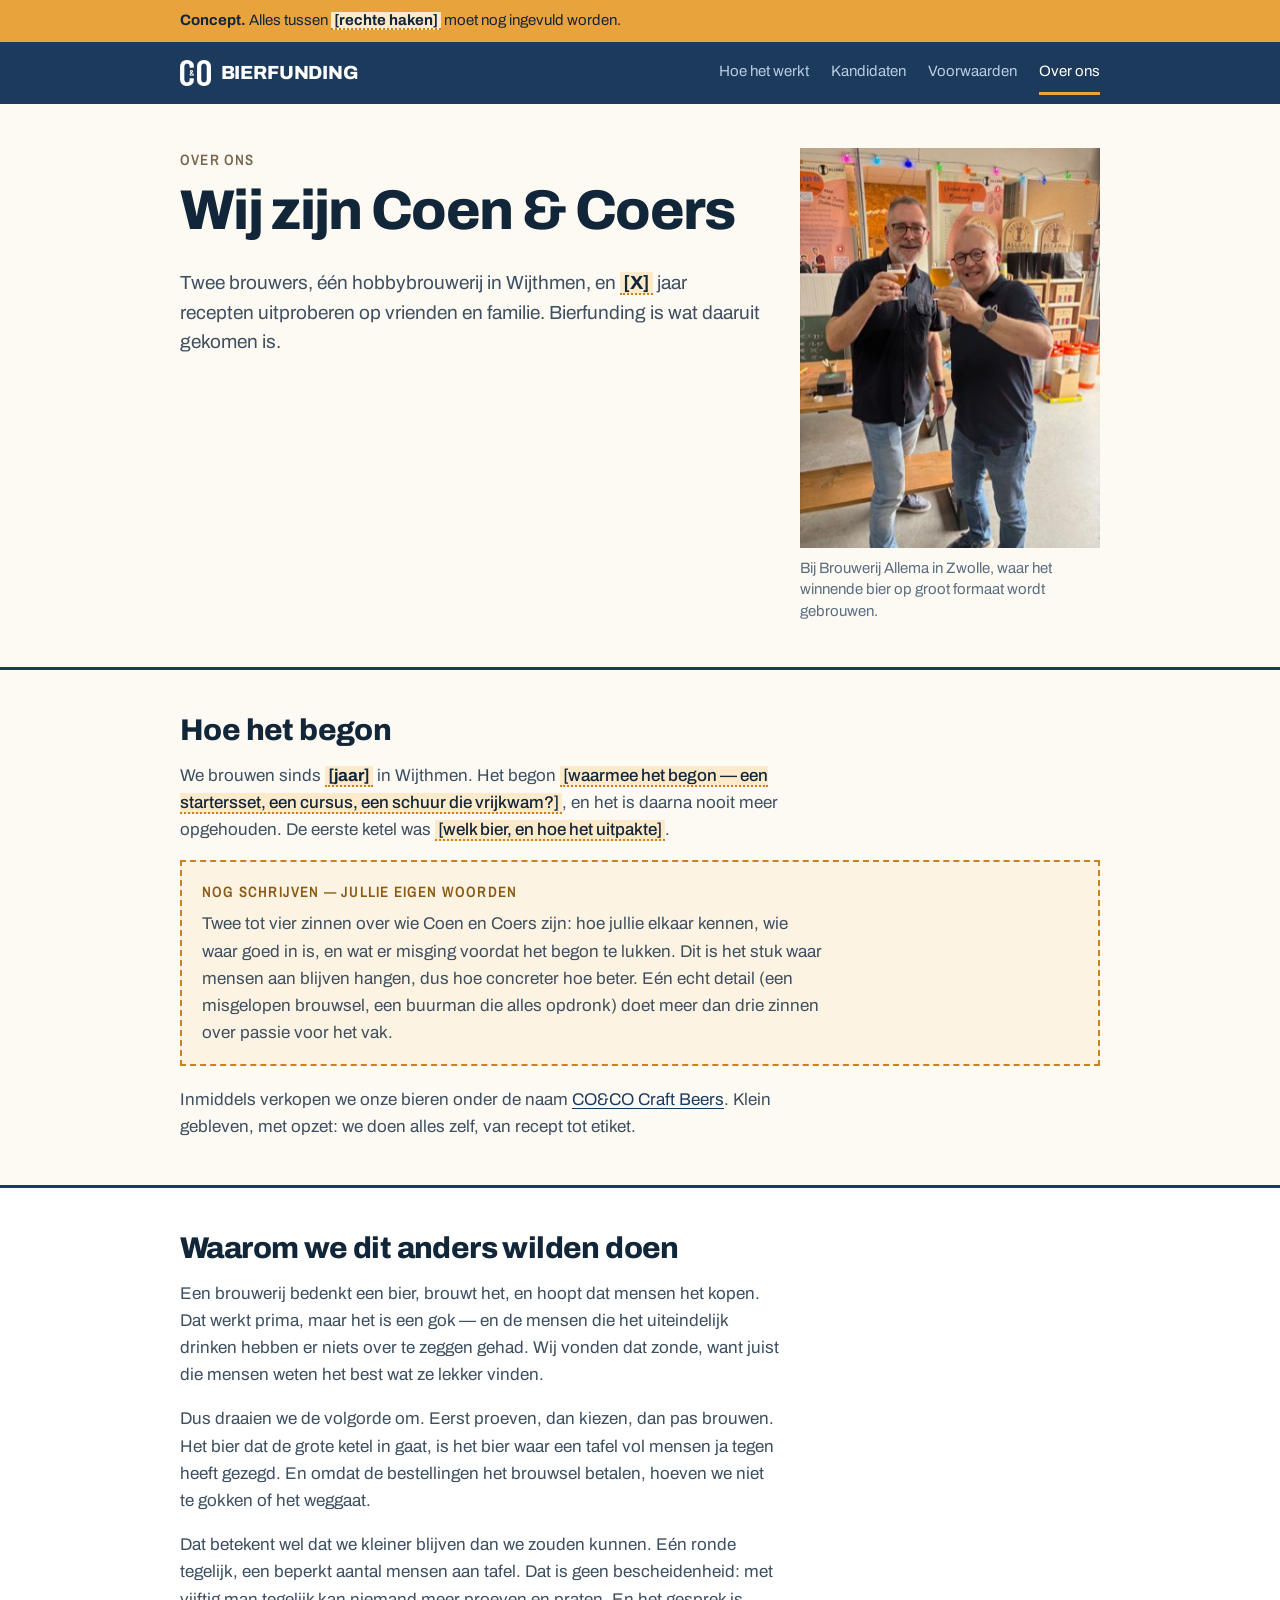
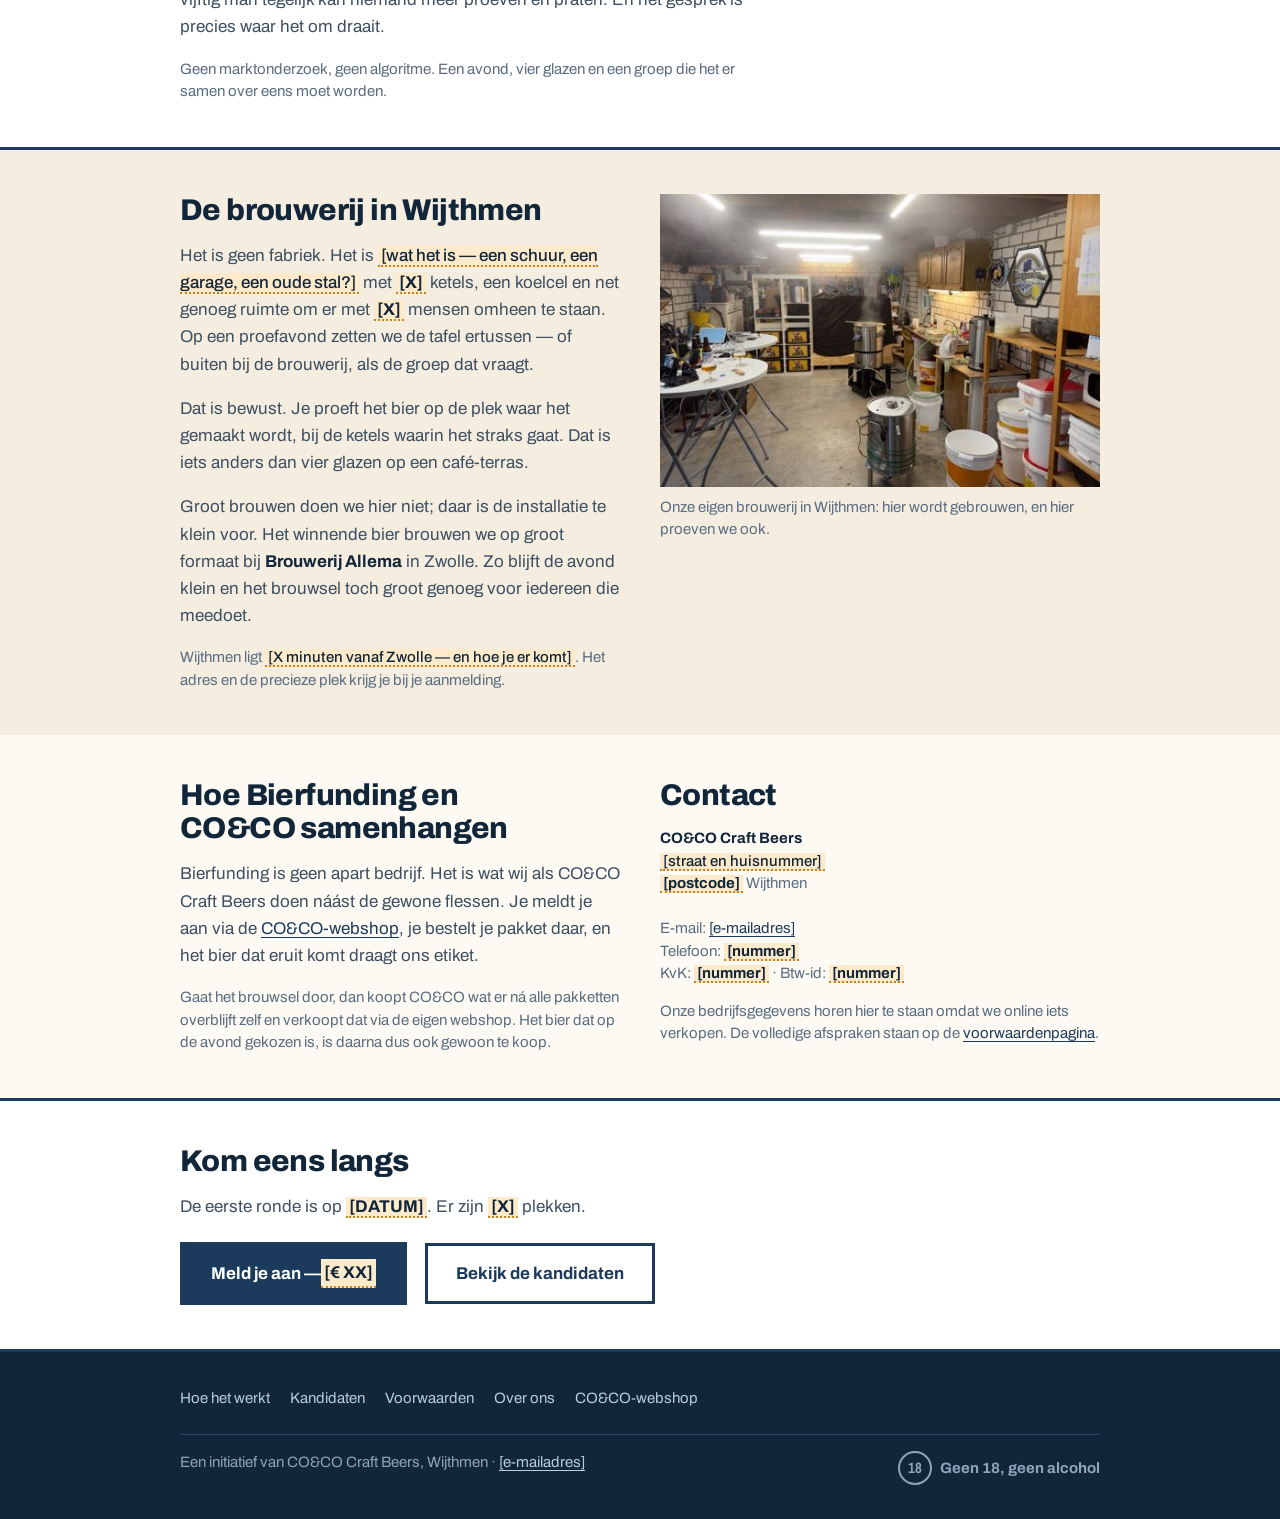
<file: over-ons.html>
<!doctype html>
<html lang="nl">
<head>
<meta charset="utf-8">
<meta name="viewport" content="width=device-width, initial-scale=1">
<title>Over ons — Bierfunding</title>
<meta name="description" content="Coen en Coers brouwen in Wijthmen. Bierfunding is hun manier om het bier te laten kiezen door de mensen die het drinken.">
<link rel="preload" href="fonts/archivo-latin.woff2" as="font" type="font/woff2" crossorigin>
<link rel="preload" href="fonts/archivo-narrow-latin.woff2" as="font" type="font/woff2" crossorigin>
<link rel="stylesheet" href="css/site.css?v=6">
<link rel="icon" href="favicon.svg" type="image/svg+xml">
<meta name="theme-color" content="#1b3a5c">
</head>
<body>

<a class="skip" href="#hoofd">Naar de hoofdinhoud</a>

<!-- CONCEPTBALK — verwijderen vóór publicatie. Zie README.md. -->
<div class="draft">
  <div class="wrap">
    <p><strong>Concept.</strong> Alles tussen <span class="fill">[rechte haken]</span> moet nog ingevuld worden.</p>
  </div>
</div>

<header class="masthead">
  <div class="wrap masthead__inner">
    <a class="brand" href="index.html">
      <!-- Het CO&CO-beeldmerk. alt="" met opzet: logo en woord vormen samen
           één link naar de homepage, en die heeft één toegankelijke naam
           nodig — "BIERFUNDING". Zou het logo een eigen alt-tekst krijgen,
           dan leest een schermlezer op élke pagina "CO&CO Craft Beers
           Bierfunding, link". Dat CO&CO erachter zit staat in de voettekst
           van elke pagina in gewone tekst. -->
      <img class="brand__logo" src="img/coco-logo-wit.png" width="92" height="78" alt="">
      <span>BIERFUNDING</span>
    </a>
    <nav class="nav" aria-label="Hoofdmenu">
      <ul>
        <li><a href="hoe-het-werkt.html">Hoe het werkt</a></li>
        <li><a href="kandidaten.html">Kandidaten</a></li>
        <li><a href="voorwaarden.html">Voorwaarden</a></li>
        <li><a href="over-ons.html" aria-current="page">Over ons</a></li>
      </ul>
    </nav>
  </div>
</header>

<main id="hoofd">

  <section class="band band--rule-b">
    <!-- De kop staat bewust vóór de foto in de HTML. Op smal scherm stapelt
         deze rij, en dan is de eerste regel van de pagina de kop en niet een
         foto. Dat geldt ook voor een schermlezer en voor toetsenbordnavigatie.
         Dat de foto op breed scherm rechts staat, regelt de rasterindeling —
         niet order of een omgekeerde HTML-volgorde. -->
    <div class="wrap split split--intro">
      <div>
        <span class="label">Over ons</span>
        <h1 style="margin-top:10px">Wij zijn Coen &amp; Coers</h1>
        <p class="lead">Twee brouwers, één hobbybrouwerij in Wijthmen, en <span class="fill">[X]</span> jaar recepten uitproberen op vrienden en familie. Bierfunding is wat daaruit gekomen is.</p>
      </div>
      <figure class="shot shot--duo">
        <img src="img/coen-coers-480.jpg"
             srcset="img/coen-coers-320.jpg 320w, img/coen-coers-480.jpg 480w, img/coen-coers-640.jpg 640w"
             sizes="(min-width: 760px) 300px, 320px"
             width="640" height="853"
             alt="Coen en Coers proosten met een glas bier bij Brouwerij Allema in Zwolle."
             fetchpriority="high" decoding="async">
        <figcaption>Bij Brouwerij Allema in Zwolle, waar het winnende bier op groot formaat wordt gebrouwen.</figcaption>
      </figure>
    </div>
  </section>

  <section class="band" aria-labelledby="begin">
    <div class="wrap">
      <h2 id="begin">Hoe het begon</h2>
      <p>We brouwen sinds <span class="fill">[jaar]</span> in Wijthmen. Het begon <span class="fill fill--long">[waarmee het begon — een startersset, een cursus, een schuur die vrijkwam?]</span>, en het is daarna nooit meer opgehouden. De eerste ketel was <span class="fill fill--long">[welk bier, en hoe het uitpakte]</span>.</p>

      <div class="fill-block">
        <span class="label">Nog schrijven — jullie eigen woorden</span>
        <p>Twee tot vier zinnen over wie Coen en Coers zijn: hoe jullie elkaar kennen, wie waar goed in is, en wat er misging voordat het begon te lukken. Dit is het stuk waar mensen aan blijven hangen, dus hoe concreter hoe beter. Eén echt detail (een misgelopen brouwsel, een buurman die alles opdronk) doet meer dan drie zinnen over passie voor het vak.</p>
      </div>

      <p>Inmiddels verkopen we onze bieren onder de naam <a href="https://coco-craftbeers.nl" rel="noopener">CO&amp;CO Craft Beers</a>. Klein gebleven, met opzet: we doen alles zelf, van recept tot etiket.</p>
    </div>
  </section>

  <section class="band band--paper band--ruled" aria-labelledby="anders">
    <div class="wrap">
      <h2 id="anders">Waarom we dit anders wilden doen</h2>
      <p style="max-width:60ch">Een brouwerij bedenkt een bier, brouwt het, en hoopt dat mensen het kopen. Dat werkt prima, maar het is een gok — en de mensen die het uiteindelijk drinken hebben er niets over te zeggen gehad. Wij vonden dat zonde, want juist die mensen weten het best wat ze lekker vinden.</p>
      <p style="max-width:60ch">Dus draaien we de volgorde om. Eerst proeven, dan kiezen, dan pas brouwen. Het bier dat de grote ketel in gaat, is het bier waar een tafel vol mensen ja tegen heeft gezegd. En omdat de bestellingen het brouwsel betalen, hoeven we niet te gokken of het weggaat.</p>
      <p style="max-width:60ch">Dat betekent wel dat we kleiner blijven dan we zouden kunnen. Eén ronde tegelijk, een beperkt aantal mensen aan tafel. Dat is geen bescheidenheid: met vijftig man tegelijk kan niemand meer proeven en praten. En het gesprek is precies waar het om draait.</p>
      <p class="small" style="margin-top:18px">Geen marktonderzoek, geen algoritme. Een avond, vier glazen en een groep die het er samen over eens moet worden.</p>
    </div>
  </section>

  <section class="band band--warm" aria-labelledby="brouwerij">
    <div class="wrap">
      <div class="split split--half">
        <div>
          <h2 id="brouwerij">De brouwerij in Wijthmen</h2>
          <p>Het is geen fabriek. Het is <span class="fill fill--long">[wat het is — een schuur, een garage, een oude stal?]</span> met <span class="fill">[X]</span> ketels, een koelcel en net genoeg ruimte om er met <span class="fill">[X]</span> mensen omheen te staan. Op een proefavond zetten we de tafel ertussen — of buiten bij de brouwerij, als de groep dat vraagt.</p>
          <p>Dat is bewust. Je proeft het bier op de plek waar het gemaakt wordt, bij de ketels waarin het straks gaat. Dat is iets anders dan vier glazen op een café-terras.</p>
          <p>Groot brouwen doen we hier niet; daar is de installatie te klein voor. Het winnende bier brouwen we op groot formaat bij <strong>Brouwerij Allema</strong> in Zwolle. Zo blijft de avond klein en het brouwsel toch groot genoeg voor iedereen die meedoet.</p>
          <p class="small">Wijthmen ligt <span class="fill fill--long">[X minuten vanaf Zwolle — en hoe je er komt]</span>. Het adres en de precieze plek krijg je bij je aanmelding.</p>
        </div>
        <figure class="shot shot--wide">
          <img src="img/brouwerij-800.jpg"
               srcset="img/brouwerij-480.jpg 480w, img/brouwerij-800.jpg 800w, img/brouwerij-1200.jpg 1200w"
               sizes="(min-width: 1000px) 440px, (min-width: 760px) 45vw, 100vw"
               width="1200" height="800"
               alt="De hobbybrouwerij in Wijthmen: een garage met een dampende brouwketel op een verrijdbaar onderstel, twee statafels met ingeschonken proefglazen, gistvaten, emmers en bierkratten, en een werkbank met gereedschap tegen de witte muur."
               loading="lazy" decoding="async">
          <figcaption>Onze eigen brouwerij in Wijthmen: hier wordt gebrouwen, en hier proeven we ook.</figcaption>
        </figure>
      </div>
    </div>
  </section>

  <section class="band" aria-labelledby="coco">
    <div class="wrap split split--half">
      <div>
        <h2 id="coco">Hoe Bierfunding en CO&amp;CO samenhangen</h2>
        <p>Bierfunding is geen apart bedrijf. Het is wat wij als CO&amp;CO Craft Beers doen náást de gewone flessen. Je meldt je aan via de <a href="https://coco-craftbeers.nl" rel="noopener">CO&amp;CO-webshop</a>, je bestelt je pakket daar, en het bier dat eruit komt draagt ons etiket.</p>
        <p class="small">Gaat het brouwsel door, dan koopt CO&amp;CO wat er ná alle pakketten overblijft zelf en verkoopt dat via de eigen webshop. Het bier dat op de avond gekozen is, is daarna dus ook gewoon te koop.</p>
      </div>
      <div>
        <h2>Contact</h2>
        <p class="small">
          <strong>CO&amp;CO Craft Beers</strong><br>
          <span class="fill fill--long">[straat en huisnummer]</span><br>
          <span class="fill">[postcode]</span> Wijthmen<br><br>
          E-mail: <a href="mailto:[e-mailadres]">[e-mailadres]</a><br>
          Telefoon: <span class="fill">[nummer]</span><br>
          KvK: <span class="fill">[nummer]</span> · Btw-id: <span class="fill">[nummer]</span>
        </p>
        <p class="small">Onze bedrijfsgegevens horen hier te staan omdat we online iets verkopen. De volledige afspraken staan op de <a href="voorwaarden.html">voorwaardenpagina</a>.</p>
      </div>
    </div>
  </section>

  <section class="band band--paper band--ruled">
    <div class="wrap">
      <h2>Kom eens langs</h2>
      <p style="margin-bottom:22px">De eerste ronde is op <span class="fill">[DATUM]</span>. Er zijn <span class="fill">[X]</span> plekken.</p>
      <p class="cta">
        <a class="btn" href="https://coco-craftbeers.nl" rel="noopener">Meld je aan — <span class="fill">[€ XX]</span></a>
        <a class="btn btn--ghost" href="kandidaten.html">Bekijk de kandidaten</a>
      </p>
    </div>
  </section>

</main>

<footer class="sitefoot">
  <div class="wrap">
    <nav aria-label="Voettekstmenu">
      <ul>
        <li><a href="hoe-het-werkt.html">Hoe het werkt</a></li>
        <li><a href="kandidaten.html">Kandidaten</a></li>
        <li><a href="voorwaarden.html">Voorwaarden</a></li>
        <li><a href="over-ons.html">Over ons</a></li>
        <li><a href="https://coco-craftbeers.nl" rel="noopener">CO&amp;CO-webshop</a></li>
      </ul>
    </nav>
    <div class="sitefoot__legal">
      <p>Een initiatief van CO&amp;CO Craft Beers, Wijthmen · <a href="mailto:[e-mailadres]">[e-mailadres]</a></p>
      <p class="age"><b>18</b> Geen 18, geen alcohol</p>
    </div>
  </div>
</footer>

</body>
</html>
</file>
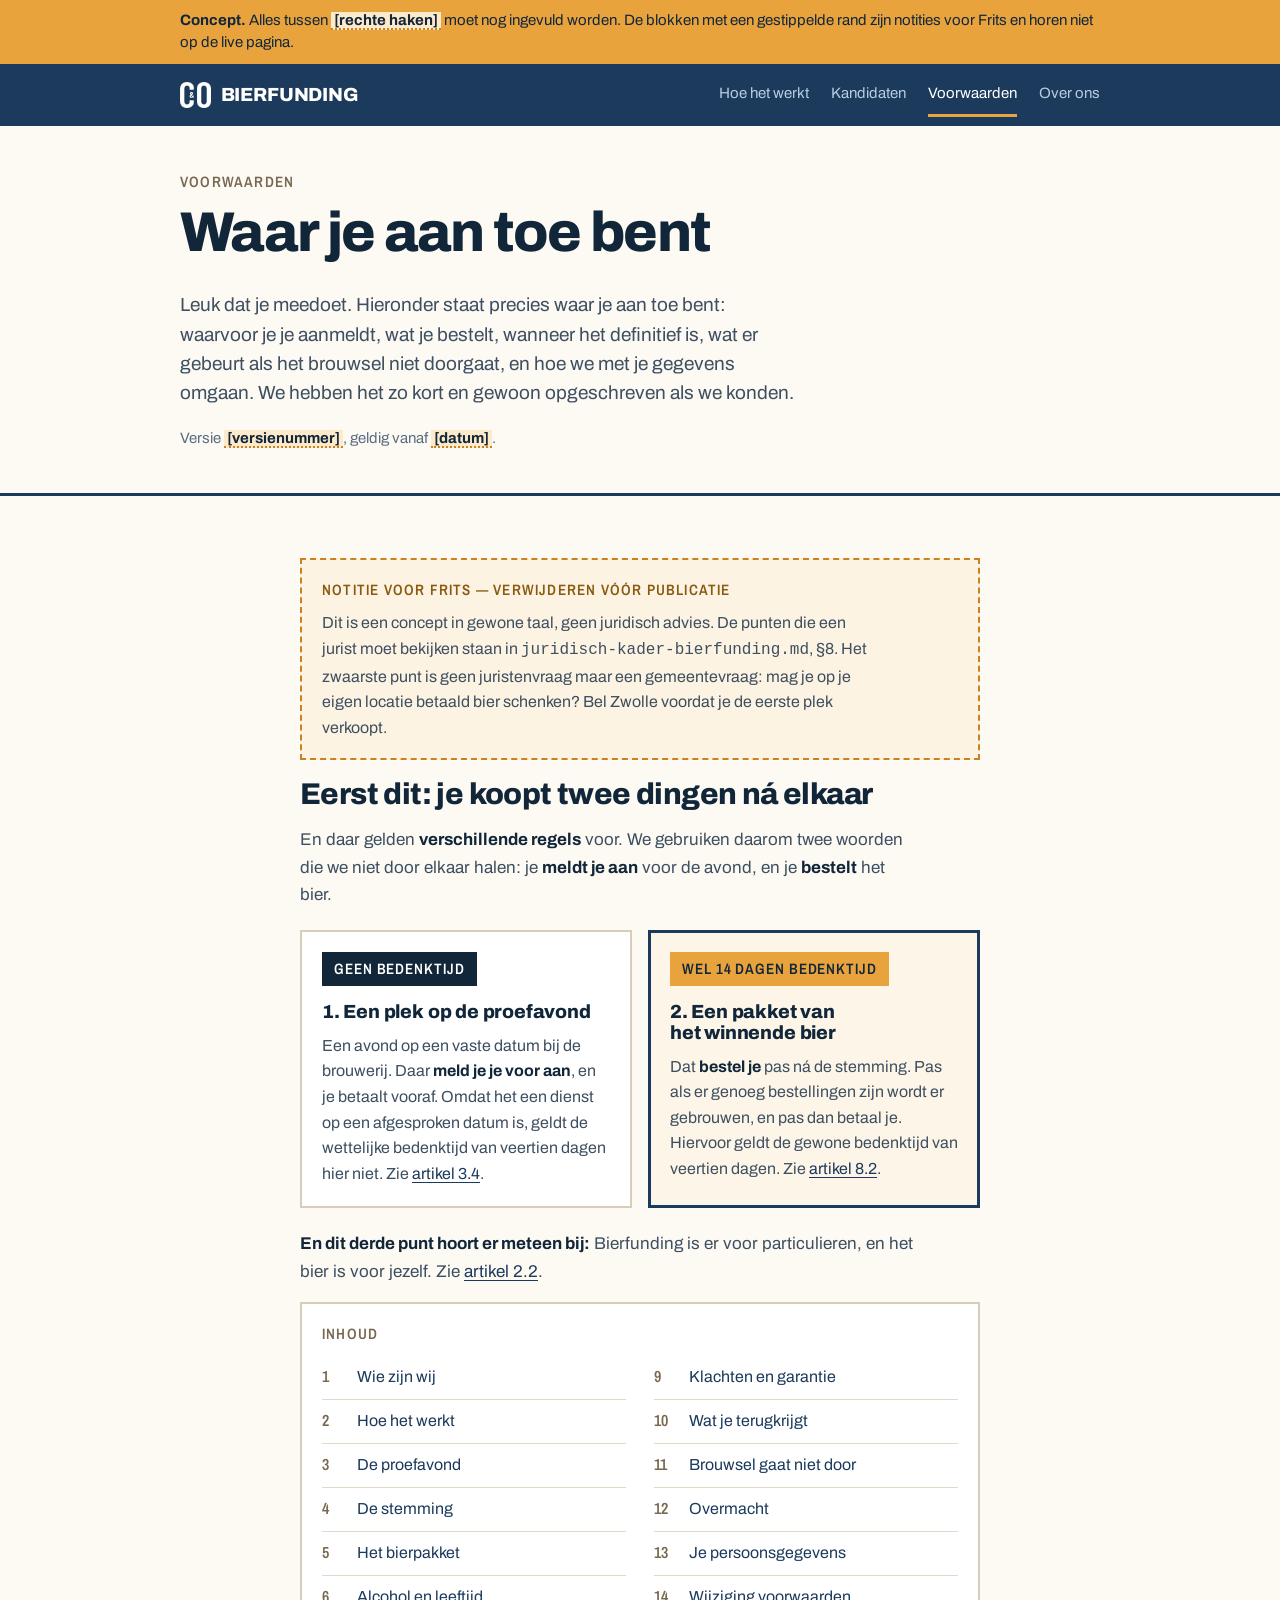
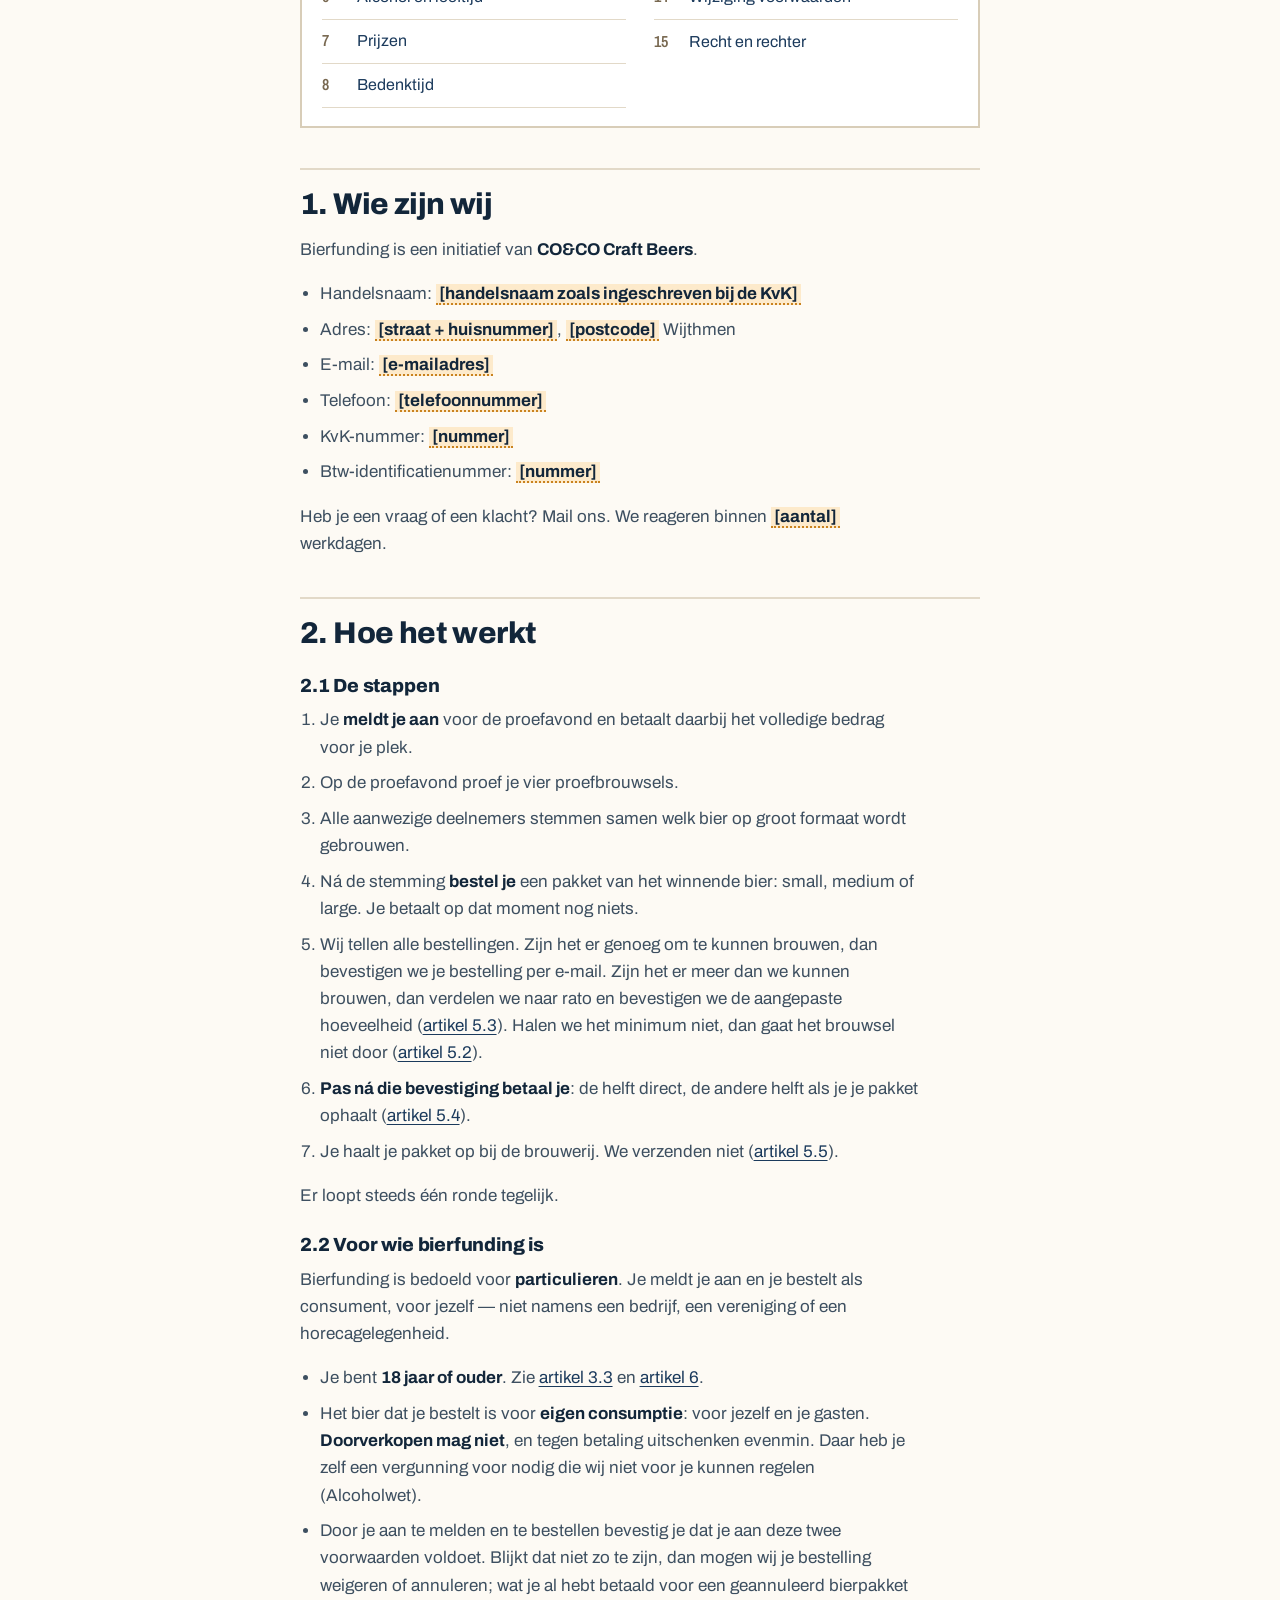
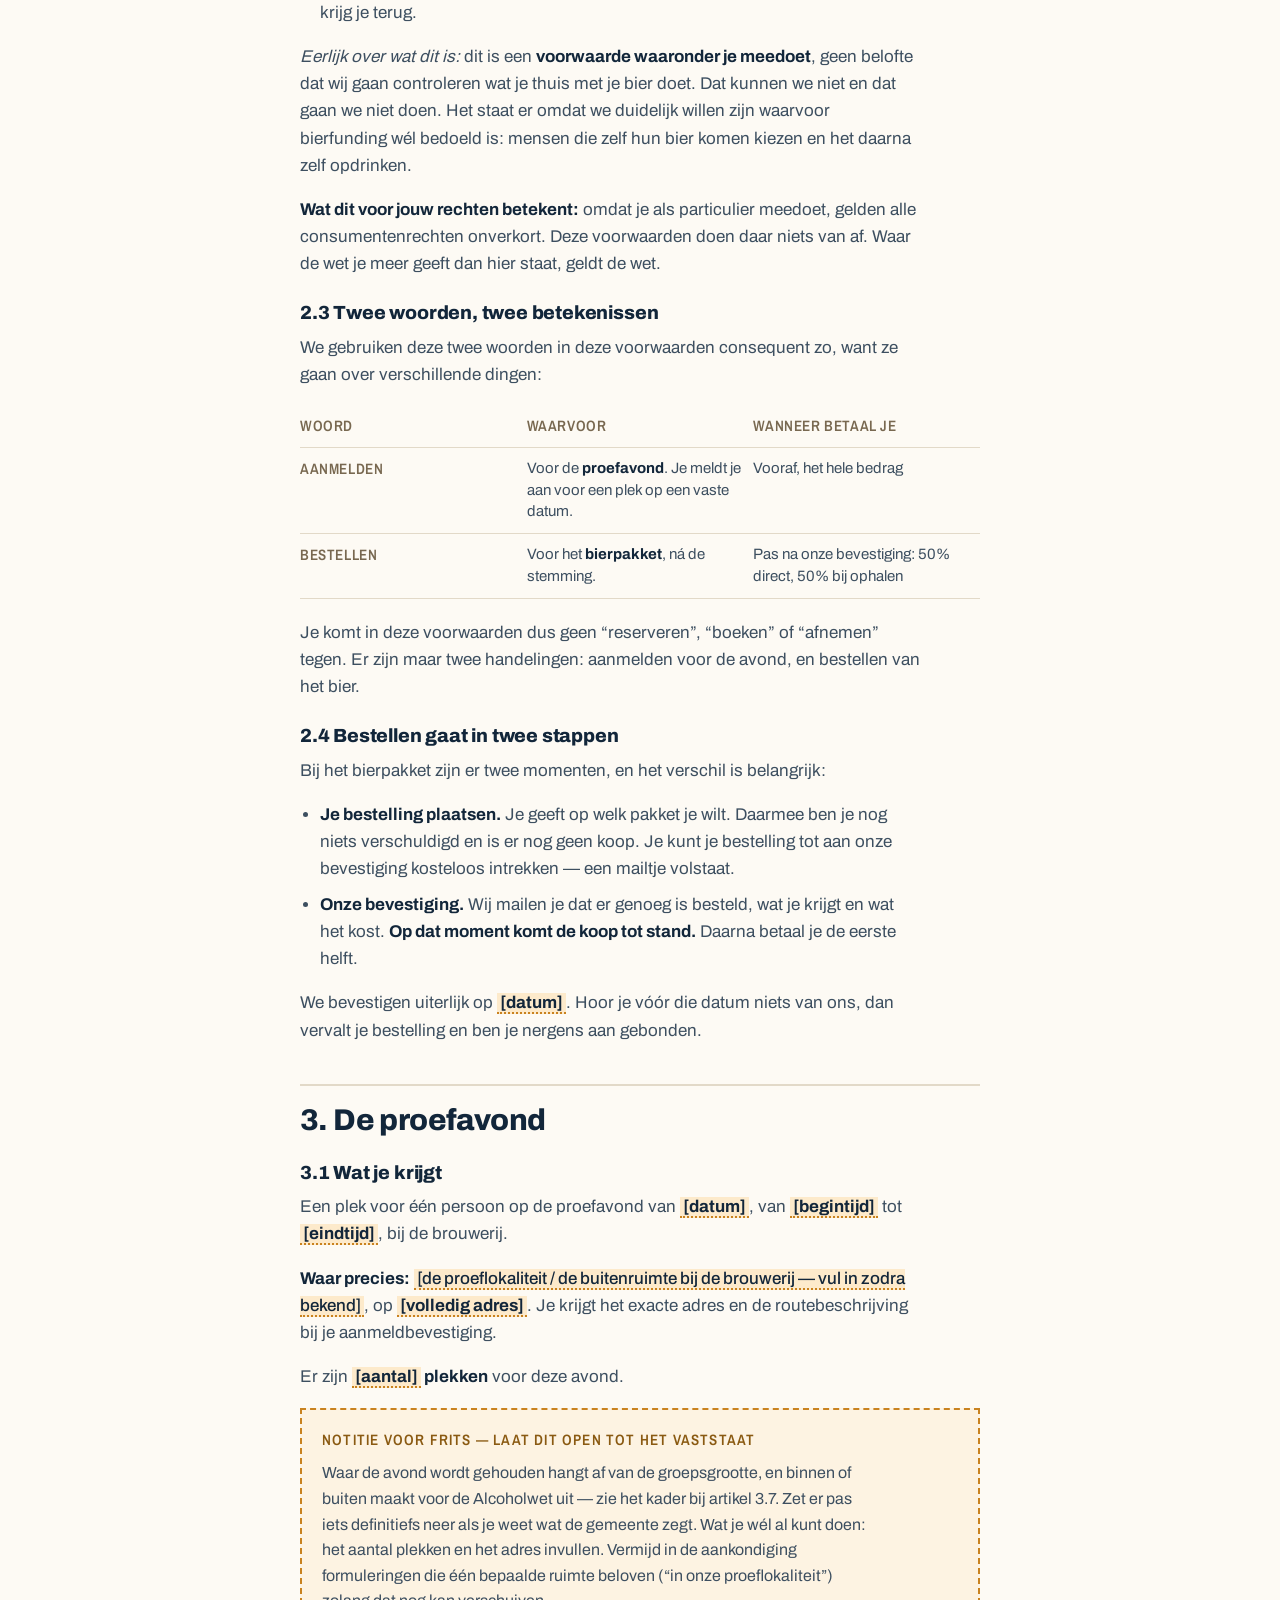
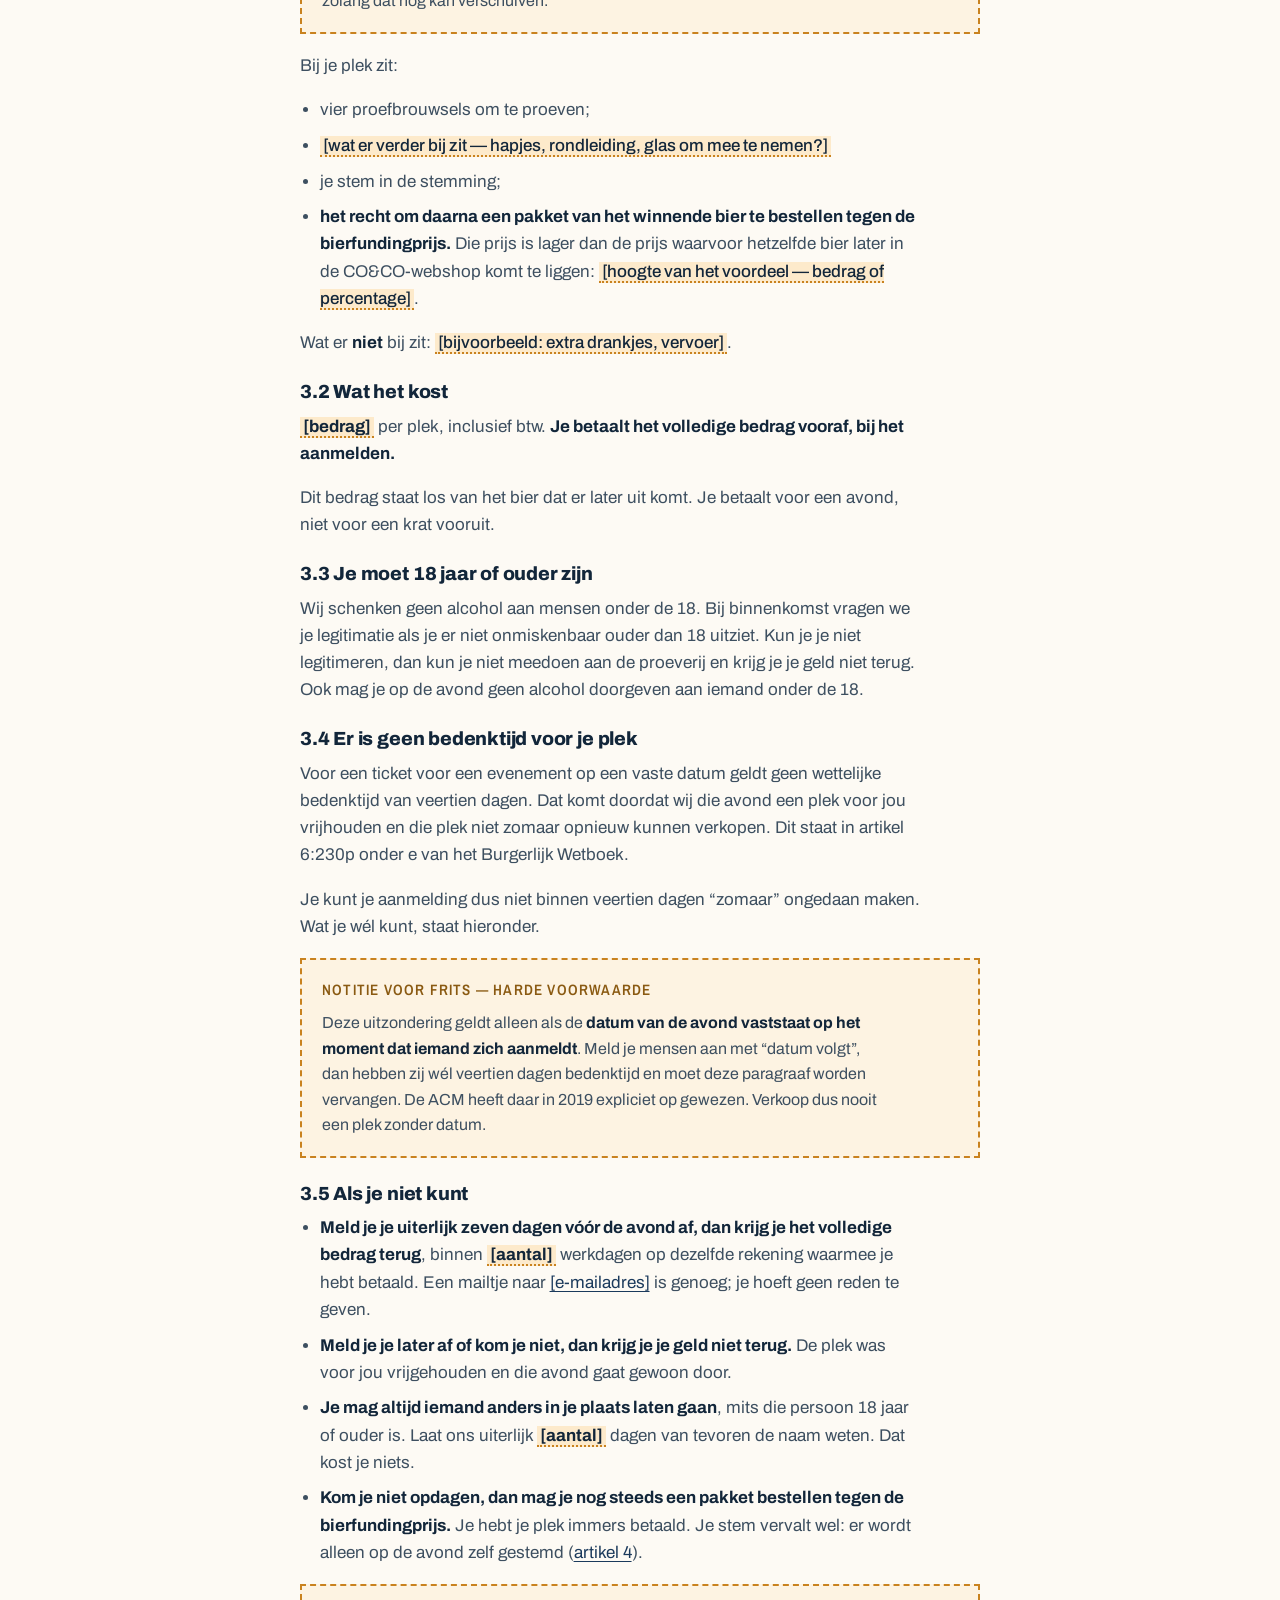
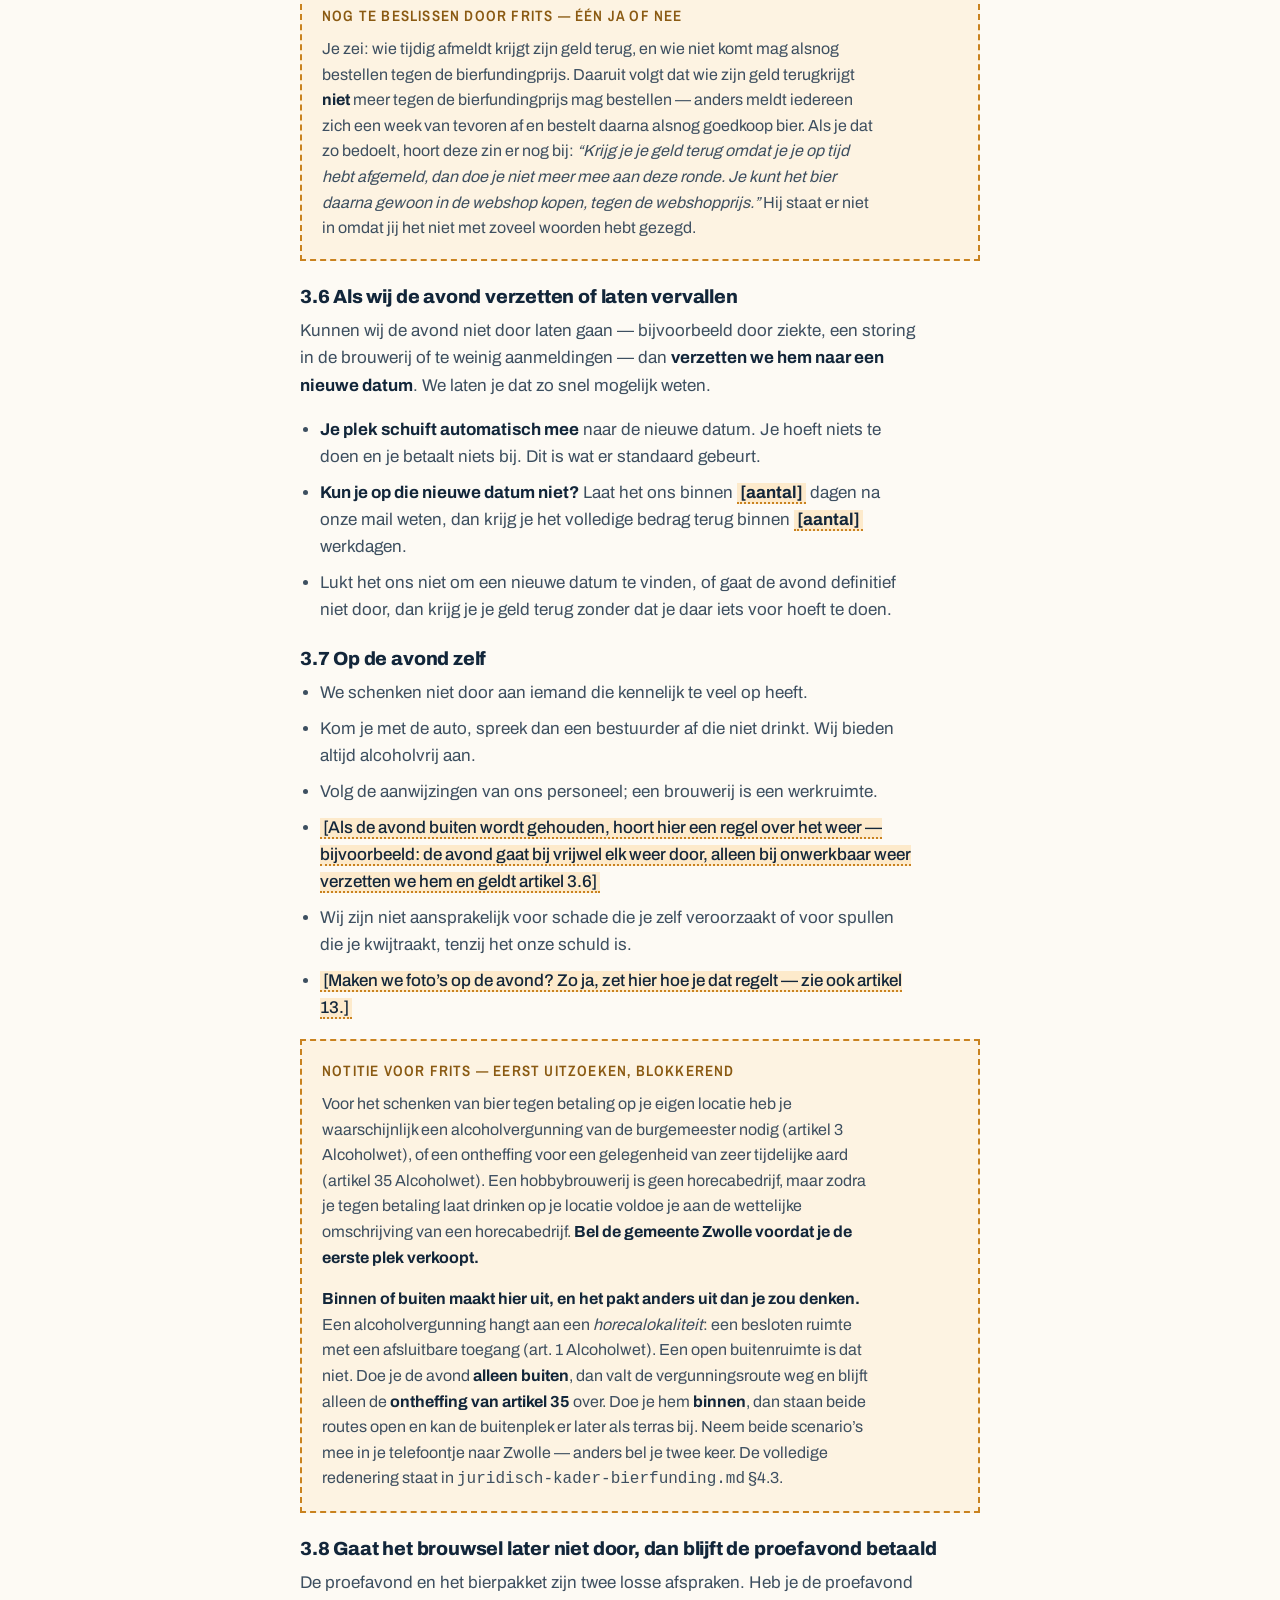
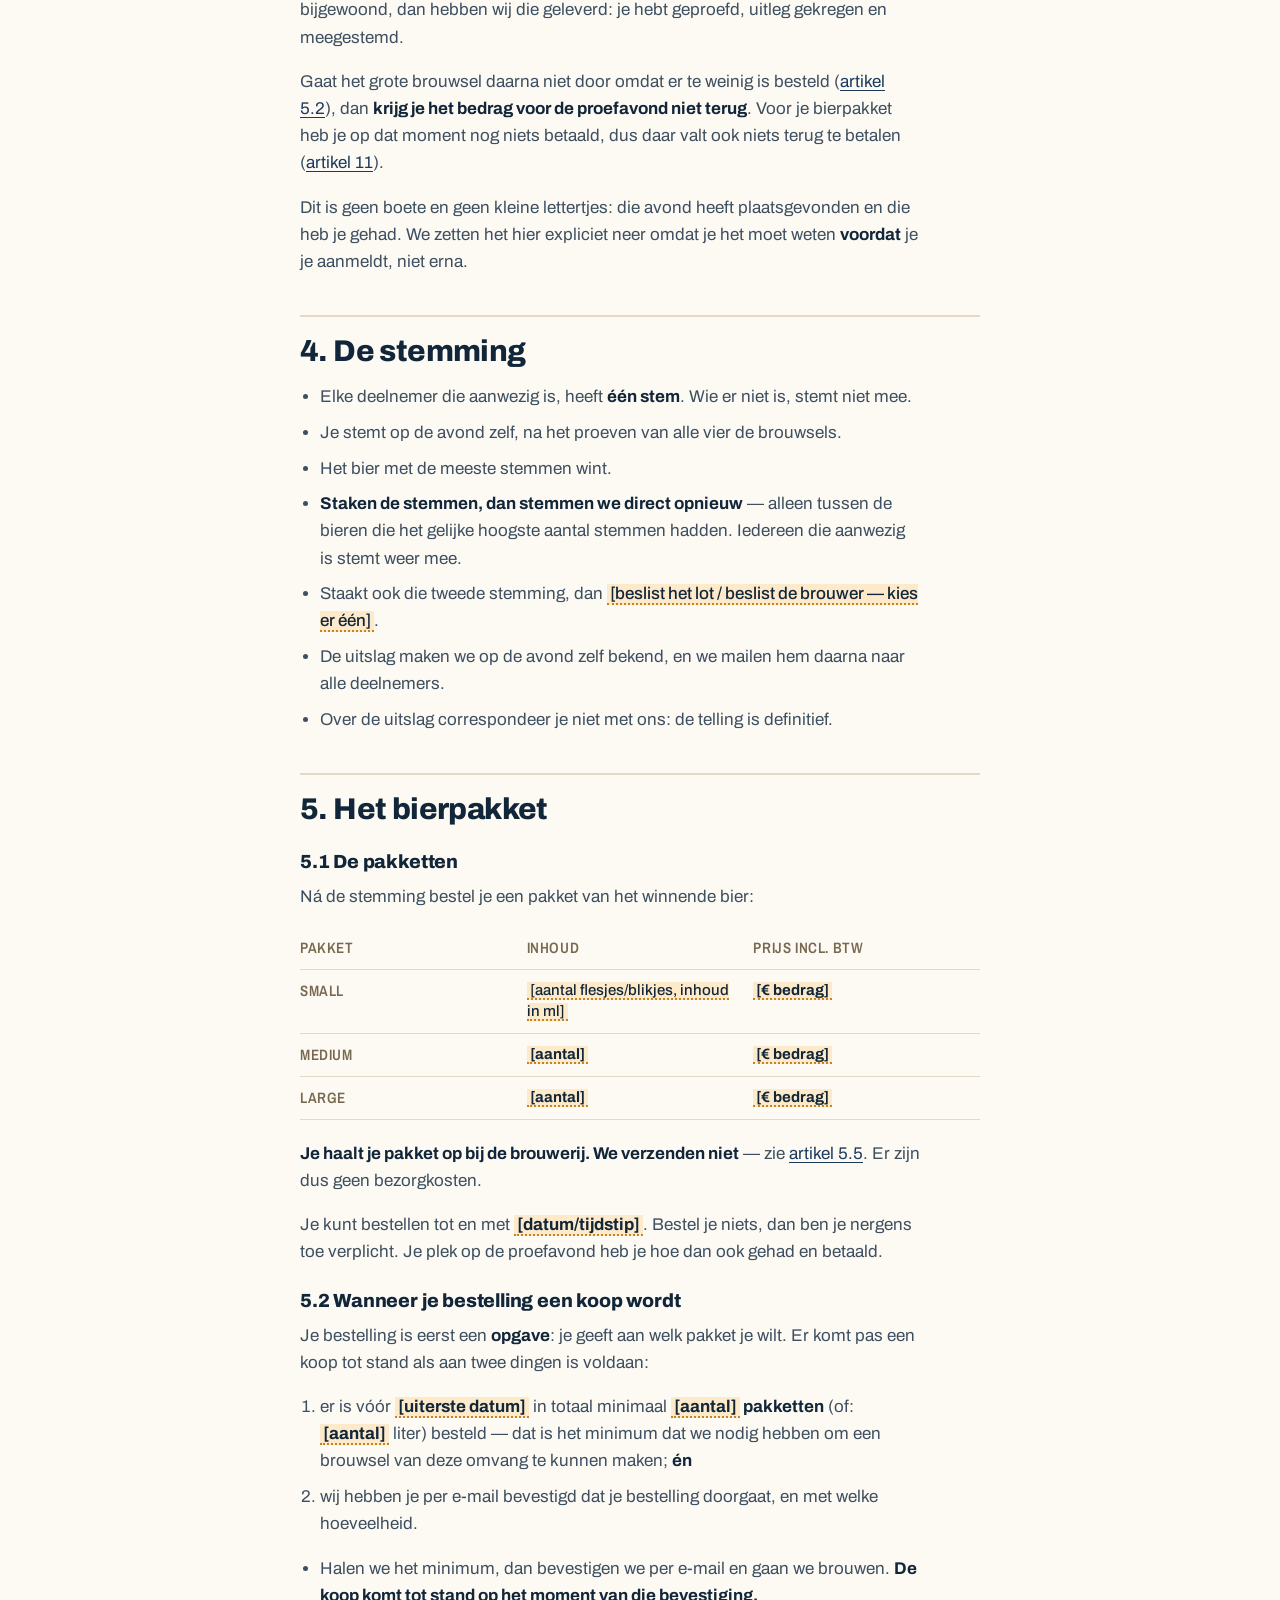
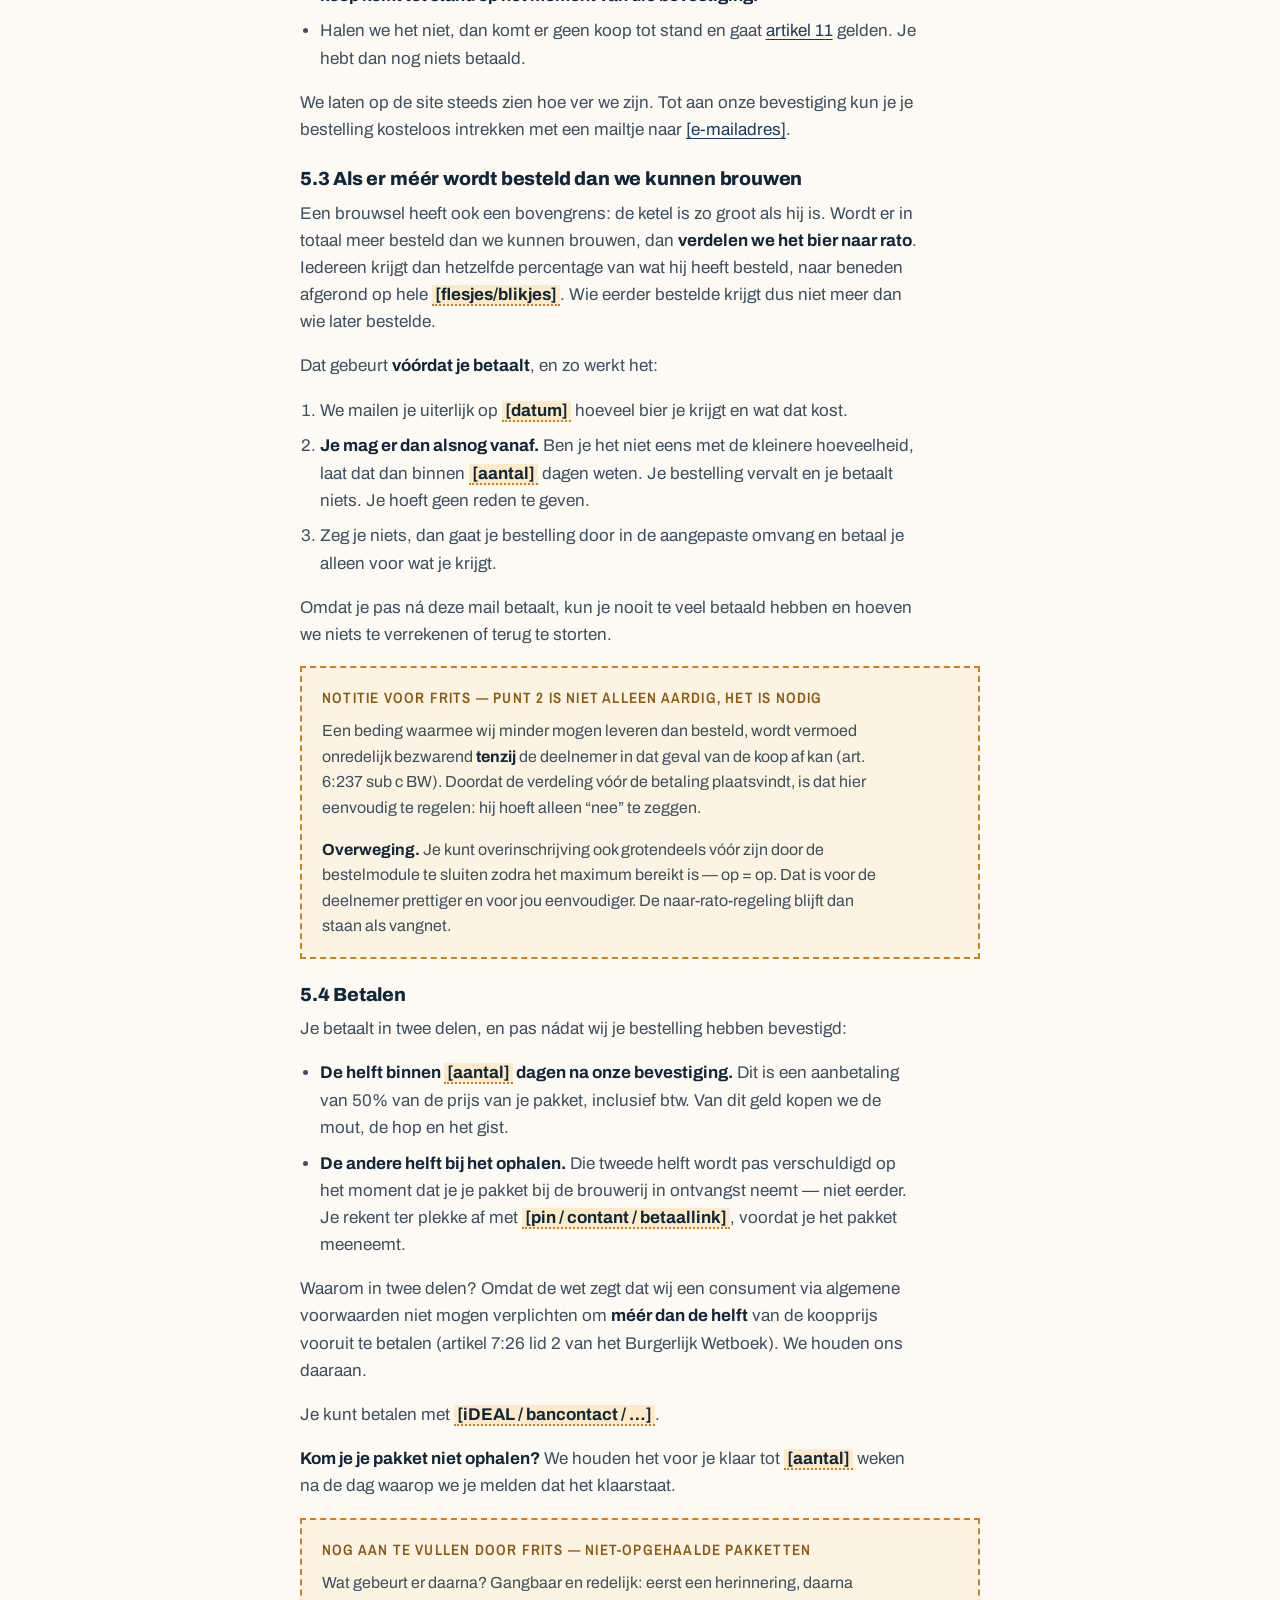
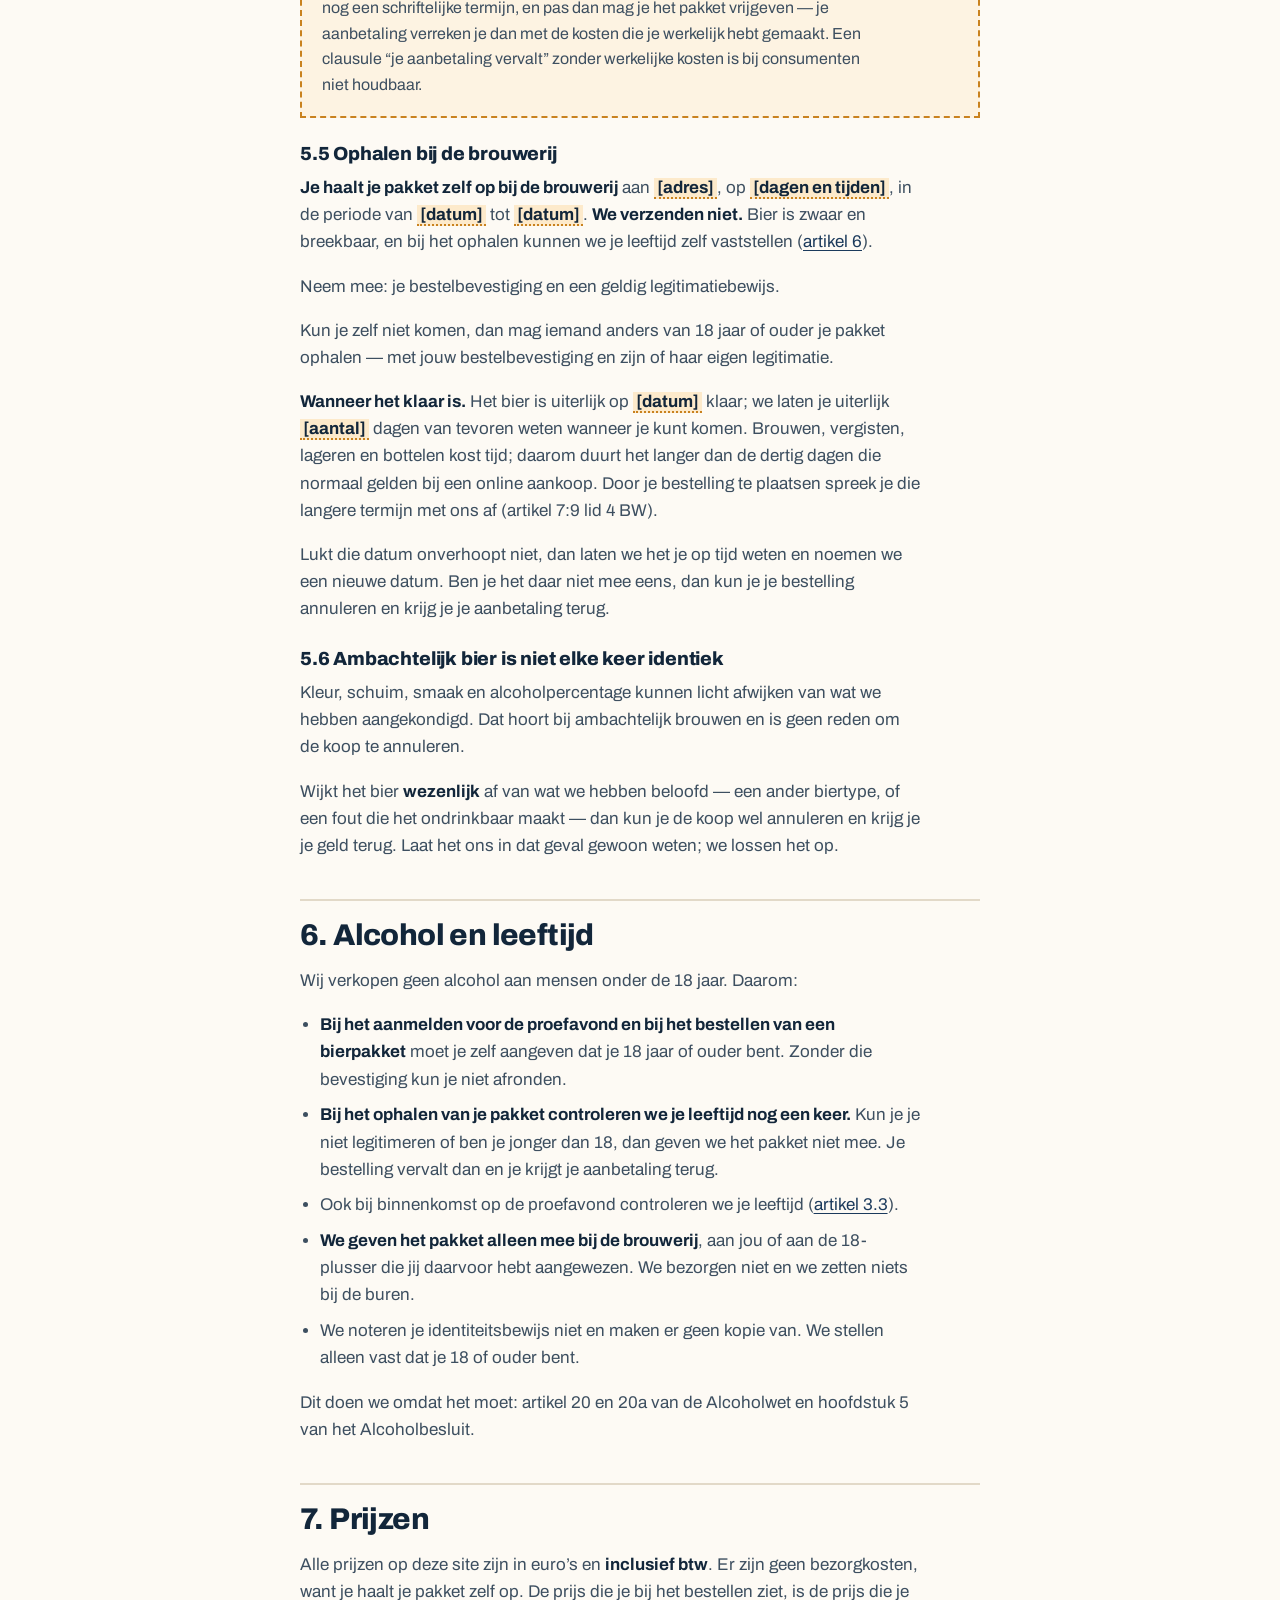
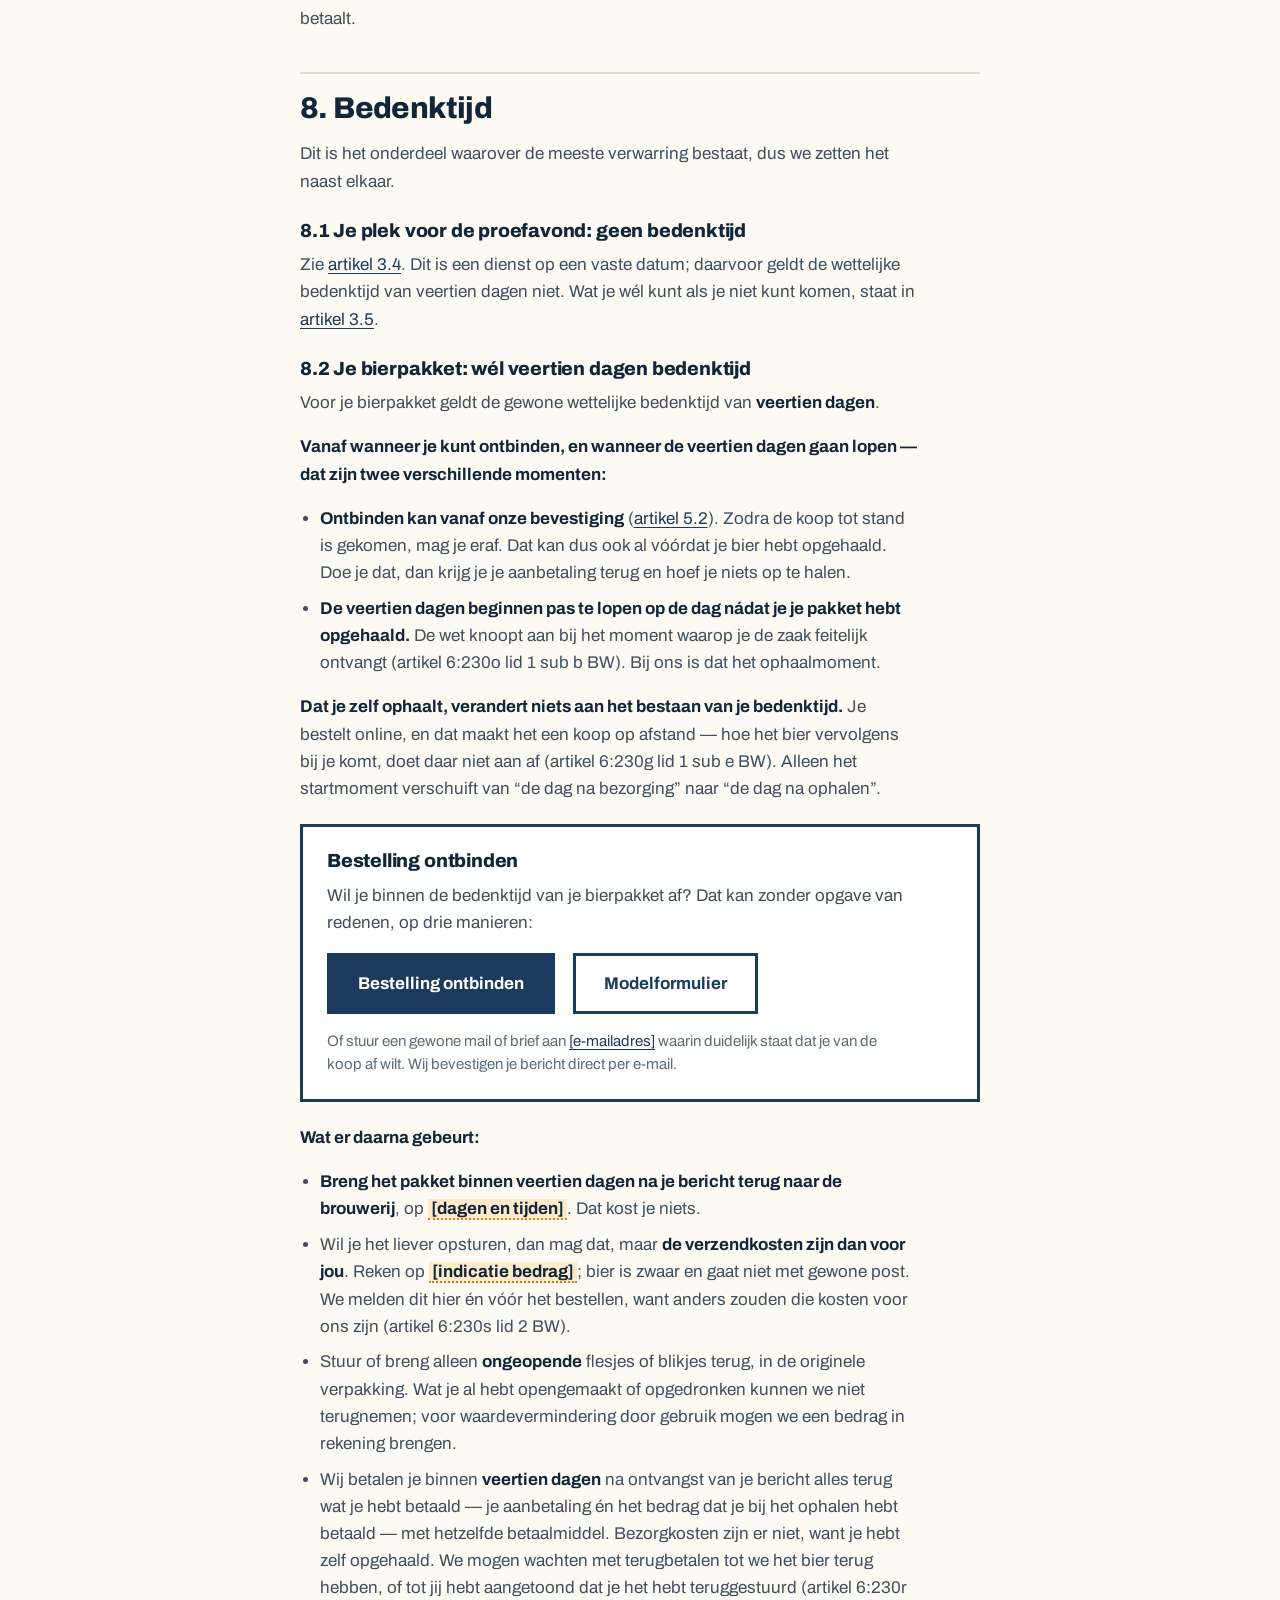
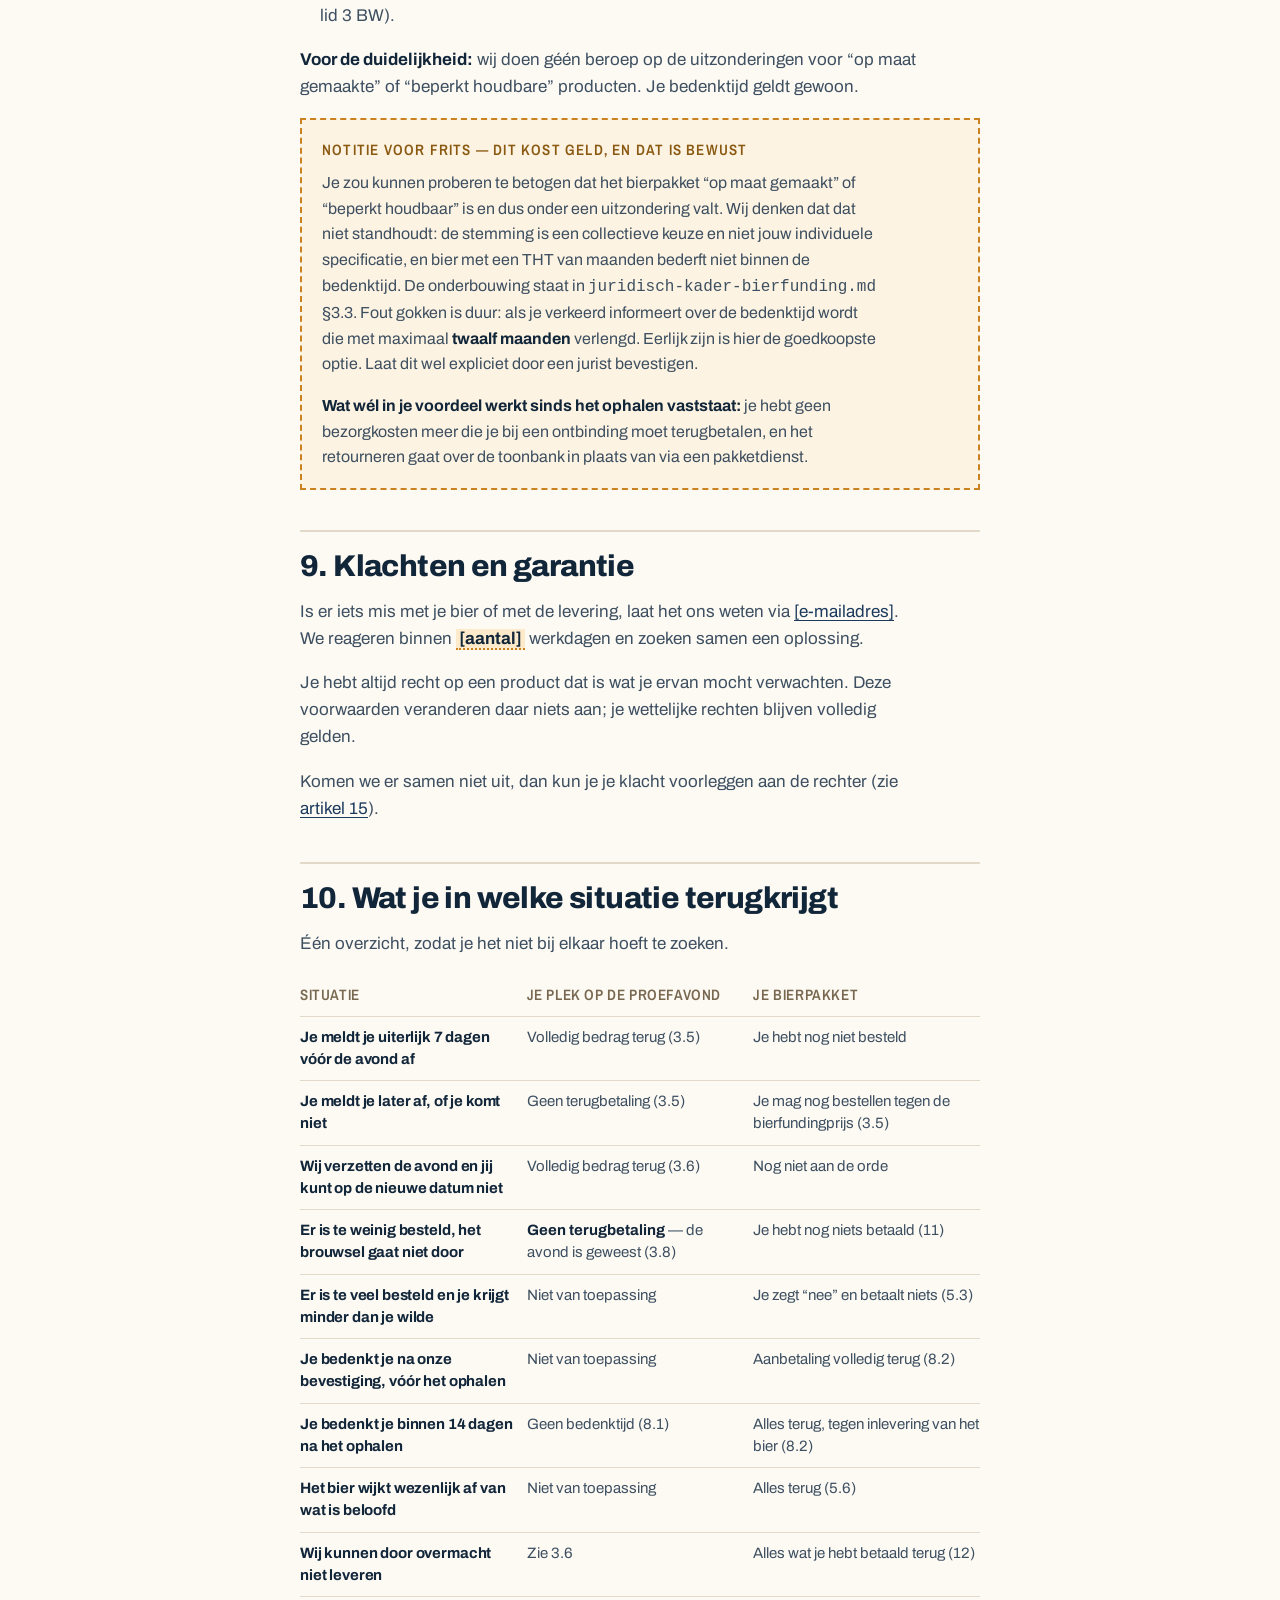
<file: voorwaarden.html>
<!doctype html>
<html lang="nl">
<head>
<meta charset="utf-8">
<meta name="viewport" content="width=device-width, initial-scale=1">
<title>Voorwaarden — Bierfunding</title>
<meta name="description" content="Waarvoor je je aanmeldt, wat je bestelt, wanneer het definitief is, hoe het zit met bedenktijd, en wat er gebeurt als het brouwsel niet doorgaat.">
<!-- noindex staat er zolang de pagina een concept is. Weghalen bij livegang. -->
<meta name="robots" content="noindex">
<link rel="preload" href="fonts/archivo-latin.woff2" as="font" type="font/woff2" crossorigin>
<link rel="preload" href="fonts/archivo-narrow-latin.woff2" as="font" type="font/woff2" crossorigin>
<link rel="stylesheet" href="css/site.css?v=6">
<link rel="icon" href="favicon.svg" type="image/svg+xml">
<meta name="theme-color" content="#1b3a5c">
</head>
<body>

<a class="skip" href="#hoofd">Naar de hoofdinhoud</a>

<!-- CONCEPTBALK — verwijderen vóór publicatie. Zie README.md. -->
<div class="draft">
  <div class="wrap">
    <p><strong>Concept.</strong> Alles tussen <span class="fill">[rechte haken]</span> moet nog ingevuld worden. De blokken met een gestippelde rand zijn notities voor Frits en horen niet op de live pagina.</p>
  </div>
</div>

<header class="masthead">
  <div class="wrap masthead__inner">
    <a class="brand" href="index.html">
      <!-- Het CO&CO-beeldmerk. alt="" met opzet: logo en woord vormen samen
           één link naar de homepage, en die heeft één toegankelijke naam
           nodig — "BIERFUNDING". Zou het logo een eigen alt-tekst krijgen,
           dan leest een schermlezer op élke pagina "CO&CO Craft Beers
           Bierfunding, link". Dat CO&CO erachter zit staat in de voettekst
           van elke pagina in gewone tekst. -->
      <img class="brand__logo" src="img/coco-logo-wit.png" width="92" height="78" alt="">
      <span>BIERFUNDING</span>
    </a>
    <nav class="nav" aria-label="Hoofdmenu">
      <ul>
        <li><a href="hoe-het-werkt.html">Hoe het werkt</a></li>
        <li><a href="kandidaten.html">Kandidaten</a></li>
        <li><a href="voorwaarden.html" aria-current="page">Voorwaarden</a></li>
        <li><a href="over-ons.html">Over ons</a></li>
      </ul>
    </nav>
  </div>
</header>

<main id="hoofd">
  <section class="band band--rule-b">
    <div class="wrap">
      <span class="label">Voorwaarden</span>
      <h1 style="margin-top:10px">Waar je aan toe bent</h1>
      <p class="lead" style="max-width:56ch">Leuk dat je meedoet. Hieronder staat precies waar je aan toe bent: waarvoor je je aanmeldt, wat je bestelt, wanneer het definitief is, wat er gebeurt als het brouwsel niet doorgaat, en hoe we met je gegevens omgaan. We hebben het zo kort en gewoon opgeschreven als we konden.</p>
      <p class="small">Versie <span class="fill">[versienummer]</span>, geldig vanaf <span class="fill">[datum]</span>.</p>
    </div>
  </section>

  <section class="band">
    <div class="wrap doc">

      <div class="note">
        <span class="label">Notitie voor Frits &mdash; verwijderen v&oacute;&oacute;r publicatie</span>
        <p>Dit is een concept in gewone taal, geen juridisch advies. De punten die een jurist moet bekijken staan in <code>juridisch-kader-bierfunding.md</code>, &sect;8. Het zwaarste punt is geen juristenvraag maar een gemeentevraag: mag je op je eigen locatie betaald bier schenken? Bel Zwolle voordat je de eerste plek verkoopt.</p>
      </div>

      <h2 id="twee" style="border-top:0;padding-top:0;margin-top:0">Eerst dit: je koopt twee dingen n&aacute; elkaar</h2>
      <p>En daar gelden <strong>verschillende regels</strong> voor. We gebruiken daarom twee woorden die we niet door elkaar halen: je <strong>meldt je aan</strong> voor de avond, en je <strong>bestelt</strong> het bier.</p>

      <div class="pair">
        <div>
          <span class="verdict">Geen bedenktijd</span>
          <h3>1. Een plek op de proefavond</h3>
          <p>Een avond op een vaste datum bij de brouwerij. Daar <strong>meld je je voor aan</strong>, en je betaalt vooraf. Omdat het een dienst op een afgesproken datum is, geldt de wettelijke bedenktijd van veertien dagen hier niet. Zie <a href="#art-3">artikel 3.4</a>.</p>
        </div>
        <div class="pair--yes">
          <span class="verdict verdict--yes">Wel 14 dagen bedenktijd</span>
          <h3>2. Een pakket van het winnende bier</h3>
          <p>Dat <strong>bestel je</strong> pas n&aacute; de stemming. Pas als er genoeg bestellingen zijn wordt er gebrouwen, en pas dan betaal je. Hiervoor geldt de gewone bedenktijd van veertien dagen. Zie <a href="#art-8">artikel 8.2</a>.</p>
        </div>
      </div>

      <p><strong>En dit derde punt hoort er meteen bij:</strong> Bierfunding is er voor particulieren, en het bier is voor jezelf. Zie <a href="#art-2">artikel 2.2</a>.</p>

      <nav class="toc" aria-labelledby="inhoud">
        <span class="label" id="inhoud">Inhoud</span>
        <ol>
          <li><a href="#art-1"><b>1</b> Wie zijn wij</a></li>
          <li><a href="#art-2"><b>2</b> Hoe het werkt</a></li>
          <li><a href="#art-3"><b>3</b> De proefavond</a></li>
          <li><a href="#art-4"><b>4</b> De stemming</a></li>
          <li><a href="#art-5"><b>5</b> Het bierpakket</a></li>
          <li><a href="#art-6"><b>6</b> Alcohol en leeftijd</a></li>
          <li><a href="#art-7"><b>7</b> Prijzen</a></li>
          <li><a href="#art-8"><b>8</b> Bedenktijd</a></li>
          <li><a href="#art-9"><b>9</b> Klachten en garantie</a></li>
          <li><a href="#art-10"><b>10</b> Wat je terugkrijgt</a></li>
          <li><a href="#art-11"><b>11</b> Brouwsel gaat niet door</a></li>
          <li><a href="#art-12"><b>12</b> Overmacht</a></li>
          <li><a href="#art-13"><b>13</b> Je persoonsgegevens</a></li>
          <li><a href="#art-14"><b>14</b> Wijziging voorwaarden</a></li>
          <li><a href="#art-15"><b>15</b> Recht en rechter</a></li>
        </ol>
      </nav>

      <h2 id="art-1">1. Wie zijn wij</h2>
      <p>Bierfunding is een initiatief van <strong>CO&amp;CO Craft Beers</strong>.</p>
      <ul>
        <li>Handelsnaam: <span class="fill">[handelsnaam zoals ingeschreven bij de KvK]</span></li>
        <li>Adres: <span class="fill">[straat + huisnummer]</span>, <span class="fill">[postcode]</span> Wijthmen</li>
        <li>E-mail: <span class="fill">[e-mailadres]</span></li>
        <li>Telefoon: <span class="fill">[telefoonnummer]</span></li>
        <li>KvK-nummer: <span class="fill">[nummer]</span></li>
        <li>Btw-identificatienummer: <span class="fill">[nummer]</span></li>
      </ul>
      <p>Heb je een vraag of een klacht? Mail ons. We reageren binnen <span class="fill">[aantal]</span> werkdagen.</p>

      <h2 id="art-2">2. Hoe het werkt</h2>

      <h3>2.1 De stappen</h3>
      <ol>
        <li>Je <strong>meldt je aan</strong> voor de proefavond en betaalt daarbij het volledige bedrag voor je plek.</li>
        <li>Op de proefavond proef je vier proefbrouwsels.</li>
        <li>Alle aanwezige deelnemers stemmen samen welk bier op groot formaat wordt gebrouwen.</li>
        <li>N&aacute; de stemming <strong>bestel je</strong> een pakket van het winnende bier: small, medium of large. Je betaalt op dat moment nog niets.</li>
        <li>Wij tellen alle bestellingen. Zijn het er genoeg om te kunnen brouwen, dan bevestigen we je bestelling per e-mail. Zijn het er meer dan we kunnen brouwen, dan verdelen we naar rato en bevestigen we de aangepaste hoeveelheid (<a href="#art-5">artikel 5.3</a>). Halen we het minimum niet, dan gaat het brouwsel niet door (<a href="#art-5">artikel 5.2</a>).</li>
        <li><strong>Pas n&aacute; die bevestiging betaal je</strong>: de helft direct, de andere helft als je je pakket ophaalt (<a href="#art-5">artikel 5.4</a>).</li>
        <li>Je haalt je pakket op bij de brouwerij. We verzenden niet (<a href="#art-5">artikel 5.5</a>).</li>
      </ol>
      <p>Er loopt steeds &eacute;&eacute;n ronde tegelijk.</p>

      <h3>2.2 Voor wie bierfunding is</h3>
      <p>Bierfunding is bedoeld voor <strong>particulieren</strong>. Je meldt je aan en je bestelt als consument, voor jezelf &mdash; niet namens een bedrijf, een vereniging of een horecagelegenheid.</p>
      <ul>
        <li>Je bent <strong>18 jaar of ouder</strong>. Zie <a href="#art-3">artikel 3.3</a> en <a href="#art-6">artikel 6</a>.</li>
        <li>Het bier dat je bestelt is voor <strong>eigen consumptie</strong>: voor jezelf en je gasten. <strong>Doorverkopen mag niet</strong>, en tegen betaling uitschenken evenmin. Daar heb je zelf een vergunning voor nodig die wij niet voor je kunnen regelen (Alcoholwet).</li>
        <li>Door je aan te melden en te bestellen bevestig je dat je aan deze twee voorwaarden voldoet. Blijkt dat niet zo te zijn, dan mogen wij je bestelling weigeren of annuleren; wat je al hebt betaald voor een geannuleerd bierpakket krijg je terug.</li>
      </ul>
      <p><em>Eerlijk over wat dit is:</em> dit is een <strong>voorwaarde waaronder je meedoet</strong>, geen belofte dat wij gaan controleren wat je thuis met je bier doet. Dat kunnen we niet en dat gaan we niet doen. Het staat er omdat we duidelijk willen zijn waarvoor bierfunding w&eacute;l bedoeld is: mensen die zelf hun bier komen kiezen en het daarna zelf opdrinken.</p>
      <p><strong>Wat dit voor jouw rechten betekent:</strong> omdat je als particulier meedoet, gelden alle consumentenrechten onverkort. Deze voorwaarden doen daar niets van af. Waar de wet je meer geeft dan hier staat, geldt de wet.</p>

      <h3>2.3 Twee woorden, twee betekenissen</h3>
      <p>We gebruiken deze twee woorden in deze voorwaarden consequent zo, want ze gaan over verschillende dingen:</p>
      <table class="tbl">
        <thead>
          <tr><th scope="col">Woord</th><th scope="col">Waarvoor</th><th scope="col">Wanneer betaal je</th></tr>
        </thead>
        <tbody>
          <tr><th scope="row">Aanmelden</th><td>Voor de <strong>proefavond</strong>. Je meldt je aan voor een plek op een vaste datum.</td><td>Vooraf, het hele bedrag</td></tr>
          <tr><th scope="row">Bestellen</th><td>Voor het <strong>bierpakket</strong>, n&aacute; de stemming.</td><td>Pas na onze bevestiging: 50% direct, 50% bij ophalen</td></tr>
        </tbody>
      </table>
      <p>Je komt in deze voorwaarden dus geen &ldquo;reserveren&rdquo;, &ldquo;boeken&rdquo; of &ldquo;afnemen&rdquo; tegen. Er zijn maar twee handelingen: aanmelden voor de avond, en bestellen van het bier.</p>

      <h3>2.4 Bestellen gaat in twee stappen</h3>
      <p>Bij het bierpakket zijn er twee momenten, en het verschil is belangrijk:</p>
      <ul>
        <li><strong>Je bestelling plaatsen.</strong> Je geeft op welk pakket je wilt. Daarmee ben je nog niets verschuldigd en is er nog geen koop. Je kunt je bestelling tot aan onze bevestiging kosteloos intrekken &mdash; een mailtje volstaat.</li>
        <li><strong>Onze bevestiging.</strong> Wij mailen je dat er genoeg is besteld, wat je krijgt en wat het kost. <strong>Op dat moment komt de koop tot stand.</strong> Daarna betaal je de eerste helft.</li>
      </ul>
      <p>We bevestigen uiterlijk op <strong><span class="fill">[datum]</span></strong>. Hoor je v&oacute;&oacute;r die datum niets van ons, dan vervalt je bestelling en ben je nergens aan gebonden.</p>

      <h2 id="art-3">3. De proefavond</h2>

      <h3>3.1 Wat je krijgt</h3>
      <p>Een plek voor &eacute;&eacute;n persoon op de proefavond van <span class="fill">[datum]</span>, van <span class="fill">[begintijd]</span> tot <span class="fill">[eindtijd]</span>, bij de brouwerij.</p>
      <p><strong>Waar precies:</strong> <span class="fill fill--long">[de proeflokaliteit / de buitenruimte bij de brouwerij &mdash; vul in zodra bekend]</span>, op <span class="fill">[volledig adres]</span>. Je krijgt het exacte adres en de routebeschrijving bij je aanmeldbevestiging.</p>
      <p>Er zijn <strong><span class="fill">[aantal]</span> plekken</strong> voor deze avond.</p>

      <div class="note">
        <span class="label">Notitie voor Frits &mdash; laat dit open tot het vaststaat</span>
        <p>Waar de avond wordt gehouden hangt af van de groepsgrootte, en binnen of buiten maakt voor de Alcoholwet uit &mdash; zie het kader bij artikel 3.7. Zet er pas iets definitiefs neer als je weet wat de gemeente zegt. Wat je w&eacute;l al kunt doen: het aantal plekken en het adres invullen. Vermijd in de aankondiging formuleringen die &eacute;&eacute;n bepaalde ruimte beloven (&ldquo;in onze proeflokaliteit&rdquo;) zolang dat nog kan verschuiven.</p>
      </div>

      <p>Bij je plek zit:</p>
      <ul>
        <li>vier proefbrouwsels om te proeven;</li>
        <li><span class="fill fill--long">[wat er verder bij zit &mdash; hapjes, rondleiding, glas om mee te nemen?]</span></li>
        <li>je stem in de stemming;</li>
        <li><strong>het recht om daarna een pakket van het winnende bier te bestellen tegen de bierfundingprijs.</strong> Die prijs is lager dan de prijs waarvoor hetzelfde bier later in de CO&amp;CO-webshop komt te liggen: <span class="fill fill--long">[hoogte van het voordeel &mdash; bedrag of percentage]</span>.</li>
      </ul>
      <p>Wat er <strong>niet</strong> bij zit: <span class="fill fill--long">[bijvoorbeeld: extra drankjes, vervoer]</span>.</p>

      <h3>3.2 Wat het kost</h3>
      <p><span class="fill">[bedrag]</span> per plek, inclusief btw. <strong>Je betaalt het volledige bedrag vooraf, bij het aanmelden.</strong></p>
      <p>Dit bedrag staat los van het bier dat er later uit komt. Je betaalt voor een avond, niet voor een krat vooruit.</p>

      <h3>3.3 Je moet 18 jaar of ouder zijn</h3>
      <p>Wij schenken geen alcohol aan mensen onder de 18. Bij binnenkomst vragen we je legitimatie als je er niet onmiskenbaar ouder dan 18 uitziet. Kun je je niet legitimeren, dan kun je niet meedoen aan de proeverij en krijg je je geld niet terug. Ook mag je op de avond geen alcohol doorgeven aan iemand onder de 18.</p>

      <h3>3.4 Er is geen bedenktijd voor je plek</h3>
      <p>Voor een ticket voor een evenement op een vaste datum geldt geen wettelijke bedenktijd van veertien dagen. Dat komt doordat wij die avond een plek voor jou vrijhouden en die plek niet zomaar opnieuw kunnen verkopen. Dit staat in artikel 6:230p onder e van het Burgerlijk Wetboek.</p>
      <p>Je kunt je aanmelding dus niet binnen veertien dagen &ldquo;zomaar&rdquo; ongedaan maken. Wat je w&eacute;l kunt, staat hieronder.</p>

      <div class="note">
        <span class="label">Notitie voor Frits &mdash; harde voorwaarde</span>
        <p>Deze uitzondering geldt alleen als de <strong>datum van de avond vaststaat op het moment dat iemand zich aanmeldt</strong>. Meld je mensen aan met &ldquo;datum volgt&rdquo;, dan hebben zij w&eacute;l veertien dagen bedenktijd en moet deze paragraaf worden vervangen. De ACM heeft daar in 2019 expliciet op gewezen. Verkoop dus nooit een plek zonder datum.</p>
      </div>

      <h3>3.5 Als je niet kunt</h3>
      <ul>
        <li><strong>Meld je je uiterlijk zeven dagen v&oacute;&oacute;r de avond af, dan krijg je het volledige bedrag terug</strong>, binnen <span class="fill">[aantal]</span> werkdagen op dezelfde rekening waarmee je hebt betaald. Een mailtje naar <a href="mailto:[e-mailadres]">[e-mailadres]</a> is genoeg; je hoeft geen reden te geven.</li>
        <li><strong>Meld je je later af of kom je niet, dan krijg je je geld niet terug.</strong> De plek was voor jou vrijgehouden en die avond gaat gewoon door.</li>
        <li><strong>Je mag altijd iemand anders in je plaats laten gaan</strong>, mits die persoon 18 jaar of ouder is. Laat ons uiterlijk <span class="fill">[aantal]</span> dagen van tevoren de naam weten. Dat kost je niets.</li>
        <li><strong>Kom je niet opdagen, dan mag je nog steeds een pakket bestellen tegen de bierfundingprijs.</strong> Je hebt je plek immers betaald. Je stem vervalt wel: er wordt alleen op de avond zelf gestemd (<a href="#art-4">artikel 4</a>).</li>
      </ul>

      <div class="note">
        <span class="label">Nog te beslissen door Frits &mdash; &eacute;&eacute;n ja of nee</span>
        <p>Je zei: wie tijdig afmeldt krijgt zijn geld terug, en wie niet komt mag alsnog bestellen tegen de bierfundingprijs. Daaruit volgt dat wie zijn geld terugkrijgt <strong>niet</strong> meer tegen de bierfundingprijs mag bestellen &mdash; anders meldt iedereen zich een week van tevoren af en bestelt daarna alsnog goedkoop bier. Als je dat zo bedoelt, hoort deze zin er nog bij: <em>&ldquo;Krijg je je geld terug omdat je je op tijd hebt afgemeld, dan doe je niet meer mee aan deze ronde. Je kunt het bier daarna gewoon in de webshop kopen, tegen de webshopprijs.&rdquo;</em> Hij staat er niet in omdat jij het niet met zoveel woorden hebt gezegd.</p>
      </div>

      <h3>3.6 Als wij de avond verzetten of laten vervallen</h3>
      <p>Kunnen wij de avond niet door laten gaan &mdash; bijvoorbeeld door ziekte, een storing in de brouwerij of te weinig aanmeldingen &mdash; dan <strong>verzetten we hem naar een nieuwe datum</strong>. We laten je dat zo snel mogelijk weten.</p>
      <ul>
        <li><strong>Je plek schuift automatisch mee</strong> naar de nieuwe datum. Je hoeft niets te doen en je betaalt niets bij. Dit is wat er standaard gebeurt.</li>
        <li><strong>Kun je op die nieuwe datum niet?</strong> Laat het ons binnen <span class="fill">[aantal]</span> dagen na onze mail weten, dan krijg je het volledige bedrag terug binnen <span class="fill">[aantal]</span> werkdagen.</li>
        <li>Lukt het ons niet om een nieuwe datum te vinden, of gaat de avond definitief niet door, dan krijg je je geld terug zonder dat je daar iets voor hoeft te doen.</li>
      </ul>

      <h3>3.7 Op de avond zelf</h3>
      <ul>
        <li>We schenken niet door aan iemand die kennelijk te veel op heeft.</li>
        <li>Kom je met de auto, spreek dan een bestuurder af die niet drinkt. Wij bieden altijd alcoholvrij aan.</li>
        <li>Volg de aanwijzingen van ons personeel; een brouwerij is een werkruimte.</li>
        <li><span class="fill fill--long">[Als de avond buiten wordt gehouden, hoort hier een regel over het weer &mdash; bijvoorbeeld: de avond gaat bij vrijwel elk weer door, alleen bij onwerkbaar weer verzetten we hem en geldt artikel 3.6]</span></li>
        <li>Wij zijn niet aansprakelijk voor schade die je zelf veroorzaakt of voor spullen die je kwijtraakt, tenzij het onze schuld is.</li>
        <li><span class="fill fill--long">[Maken we foto&rsquo;s op de avond? Zo ja, zet hier hoe je dat regelt &mdash; zie ook artikel 13.]</span></li>
      </ul>

      <div class="note">
        <span class="label">Notitie voor Frits &mdash; eerst uitzoeken, blokkerend</span>
        <p>Voor het schenken van bier tegen betaling op je eigen locatie heb je waarschijnlijk een alcoholvergunning van de burgemeester nodig (artikel 3 Alcoholwet), of een ontheffing voor een gelegenheid van zeer tijdelijke aard (artikel 35 Alcoholwet). Een hobbybrouwerij is geen horecabedrijf, maar zodra je tegen betaling laat drinken op je locatie voldoe je aan de wettelijke omschrijving van een horecabedrijf. <strong>Bel de gemeente Zwolle voordat je de eerste plek verkoopt.</strong></p>
        <p><strong>Binnen of buiten maakt hier uit, en het pakt anders uit dan je zou denken.</strong> Een alcoholvergunning hangt aan een <em>horecalokaliteit</em>: een besloten ruimte met een afsluitbare toegang (art. 1 Alcoholwet). Een open buitenruimte is dat niet. Doe je de avond <strong>alleen buiten</strong>, dan valt de vergunningsroute weg en blijft alleen de <strong>ontheffing van artikel 35</strong> over. Doe je hem <strong>binnen</strong>, dan staan beide routes open en kan de buitenplek er later als terras bij. Neem beide scenario&rsquo;s mee in je telefoontje naar Zwolle &mdash; anders bel je twee keer. De volledige redenering staat in <code>juridisch-kader-bierfunding.md</code> &sect;4.3.</p>
      </div>

      <h3>3.8 Gaat het brouwsel later niet door, dan blijft de proefavond betaald</h3>
      <p>De proefavond en het bierpakket zijn twee losse afspraken. Heb je de proefavond bijgewoond, dan hebben wij die geleverd: je hebt geproefd, uitleg gekregen en meegestemd.</p>
      <p>Gaat het grote brouwsel daarna niet door omdat er te weinig is besteld (<a href="#art-5">artikel 5.2</a>), dan <strong>krijg je het bedrag voor de proefavond niet terug</strong>. Voor je bierpakket heb je op dat moment nog niets betaald, dus daar valt ook niets terug te betalen (<a href="#art-11">artikel 11</a>).</p>
      <p>Dit is geen boete en geen kleine lettertjes: die avond heeft plaatsgevonden en die heb je gehad. We zetten het hier expliciet neer omdat je het moet weten <strong>voordat</strong> je je aanmeldt, niet erna.</p>

      <h2 id="art-4">4. De stemming</h2>
      <ul>
        <li>Elke deelnemer die aanwezig is, heeft <strong>&eacute;&eacute;n stem</strong>. Wie er niet is, stemt niet mee.</li>
        <li>Je stemt op de avond zelf, na het proeven van alle vier de brouwsels.</li>
        <li>Het bier met de meeste stemmen wint.</li>
        <li><strong>Staken de stemmen, dan stemmen we direct opnieuw</strong> &mdash; alleen tussen de bieren die het gelijke hoogste aantal stemmen hadden. Iedereen die aanwezig is stemt weer mee.</li>
        <li>Staakt ook die tweede stemming, dan <span class="fill fill--long">[beslist het lot / beslist de brouwer &mdash; kies er &eacute;&eacute;n]</span>.</li>
        <li>De uitslag maken we op de avond zelf bekend, en we mailen hem daarna naar alle deelnemers.</li>
        <li>Over de uitslag correspondeer je niet met ons: de telling is definitief.</li>
      </ul>

      <h2 id="art-5">5. Het bierpakket</h2>

      <h3>5.1 De pakketten</h3>
      <p>N&aacute; de stemming bestel je een pakket van het winnende bier:</p>
      <table class="tbl">
        <thead>
          <tr><th scope="col">Pakket</th><th scope="col">Inhoud</th><th scope="col">Prijs incl. btw</th></tr>
        </thead>
        <tbody>
          <tr><th scope="row">Small</th><td><span class="fill fill--long">[aantal flesjes/blikjes, inhoud in ml]</span></td><td><span class="fill">[&euro; bedrag]</span></td></tr>
          <tr><th scope="row">Medium</th><td><span class="fill">[aantal]</span></td><td><span class="fill">[&euro; bedrag]</span></td></tr>
          <tr><th scope="row">Large</th><td><span class="fill">[aantal]</span></td><td><span class="fill">[&euro; bedrag]</span></td></tr>
        </tbody>
      </table>
      <p><strong>Je haalt je pakket op bij de brouwerij. We verzenden niet</strong> &mdash; zie <a href="#art-5">artikel 5.5</a>. Er zijn dus geen bezorgkosten.</p>
      <p>Je kunt bestellen tot en met <span class="fill">[datum/tijdstip]</span>. Bestel je niets, dan ben je nergens toe verplicht. Je plek op de proefavond heb je hoe dan ook gehad en betaald.</p>

      <h3>5.2 Wanneer je bestelling een koop wordt</h3>
      <p>Je bestelling is eerst een <strong>opgave</strong>: je geeft aan welk pakket je wilt. Er komt pas een koop tot stand als aan twee dingen is voldaan:</p>
      <ol>
        <li>er is v&oacute;&oacute;r <strong><span class="fill">[uiterste datum]</span></strong> in totaal minimaal <strong><span class="fill">[aantal]</span> pakketten</strong> (of: <span class="fill">[aantal]</span> liter) besteld &mdash; dat is het minimum dat we nodig hebben om een brouwsel van deze omvang te kunnen maken; <strong>&eacute;n</strong></li>
        <li>wij hebben je per e-mail bevestigd dat je bestelling doorgaat, en met welke hoeveelheid.</li>
      </ol>
      <ul>
        <li>Halen we het minimum, dan bevestigen we per e-mail en gaan we brouwen. <strong>De koop komt tot stand op het moment van die bevestiging.</strong></li>
        <li>Halen we het niet, dan komt er geen koop tot stand en gaat <a href="#art-11">artikel 11</a> gelden. Je hebt dan nog niets betaald.</li>
      </ul>
      <p>We laten op de site steeds zien hoe ver we zijn. Tot aan onze bevestiging kun je je bestelling kosteloos intrekken met een mailtje naar <a href="mailto:[e-mailadres]">[e-mailadres]</a>.</p>

      <h3>5.3 Als er m&eacute;&eacute;r wordt besteld dan we kunnen brouwen</h3>
      <p>Een brouwsel heeft ook een bovengrens: de ketel is zo groot als hij is. Wordt er in totaal meer besteld dan we kunnen brouwen, dan <strong>verdelen we het bier naar rato</strong>. Iedereen krijgt dan hetzelfde percentage van wat hij heeft besteld, naar beneden afgerond op hele <span class="fill">[flesjes/blikjes]</span>. Wie eerder bestelde krijgt dus niet meer dan wie later bestelde.</p>
      <p>Dat gebeurt <strong>v&oacute;&oacute;rdat je betaalt</strong>, en zo werkt het:</p>
      <ol>
        <li>We mailen je uiterlijk op <span class="fill">[datum]</span> hoeveel bier je krijgt en wat dat kost.</li>
        <li><strong>Je mag er dan alsnog vanaf.</strong> Ben je het niet eens met de kleinere hoeveelheid, laat dat dan binnen <span class="fill">[aantal]</span> dagen weten. Je bestelling vervalt en je betaalt niets. Je hoeft geen reden te geven.</li>
        <li>Zeg je niets, dan gaat je bestelling door in de aangepaste omvang en betaal je alleen voor wat je krijgt.</li>
      </ol>
      <p>Omdat je pas n&aacute; deze mail betaalt, kun je nooit te veel betaald hebben en hoeven we niets te verrekenen of terug te storten.</p>

      <div class="note">
        <span class="label">Notitie voor Frits &mdash; punt 2 is niet alleen aardig, het is nodig</span>
        <p>Een beding waarmee wij minder mogen leveren dan besteld, wordt vermoed onredelijk bezwarend <strong>tenzij</strong> de deelnemer in dat geval van de koop af kan (art. 6:237 sub c BW). Doordat de verdeling v&oacute;&oacute;r de betaling plaatsvindt, is dat hier eenvoudig te regelen: hij hoeft alleen &ldquo;nee&rdquo; te zeggen.</p>
        <p><strong>Overweging.</strong> Je kunt overinschrijving ook grotendeels v&oacute;&oacute;r zijn door de bestelmodule te sluiten zodra het maximum bereikt is &mdash; op = op. Dat is voor de deelnemer prettiger en voor jou eenvoudiger. De naar-rato-regeling blijft dan staan als vangnet.</p>
      </div>

      <h3>5.4 Betalen</h3>
      <p>Je betaalt in twee delen, en pas n&aacute;dat wij je bestelling hebben bevestigd:</p>
      <ul>
        <li><strong>De helft binnen <span class="fill">[aantal]</span> dagen na onze bevestiging.</strong> Dit is een aanbetaling van 50% van de prijs van je pakket, inclusief btw. Van dit geld kopen we de mout, de hop en het gist.</li>
        <li><strong>De andere helft bij het ophalen.</strong> Die tweede helft wordt pas verschuldigd op het moment dat je je pakket bij de brouwerij in ontvangst neemt &mdash; niet eerder. Je rekent ter plekke af met <span class="fill">[pin / contant / betaallink]</span>, voordat je het pakket meeneemt.</li>
      </ul>
      <p>Waarom in twee delen? Omdat de wet zegt dat wij een consument via algemene voorwaarden niet mogen verplichten om <strong>m&eacute;&eacute;r dan de helft</strong> van de koopprijs vooruit te betalen (artikel 7:26 lid 2 van het Burgerlijk Wetboek). We houden ons daaraan.</p>
      <p>Je kunt betalen met <span class="fill">[iDEAL / bancontact / &hellip;]</span>.</p>
      <p><strong>Kom je je pakket niet ophalen?</strong> We houden het voor je klaar tot <span class="fill">[aantal]</span> weken na de dag waarop we je melden dat het klaarstaat.</p>

      <div class="note">
        <span class="label">Nog aan te vullen door Frits &mdash; niet-opgehaalde pakketten</span>
        <p>Wat gebeurt er daarna? Gangbaar en redelijk: eerst een herinnering, daarna nog een schriftelijke termijn, en pas dan mag je het pakket vrijgeven &mdash; je aanbetaling verreken je dan met de kosten die je werkelijk hebt gemaakt. Een clausule &ldquo;je aanbetaling vervalt&rdquo; zonder werkelijke kosten is bij consumenten niet houdbaar.</p>
      </div>

      <h3>5.5 Ophalen bij de brouwerij</h3>
      <p><strong>Je haalt je pakket zelf op bij de brouwerij</strong> aan <span class="fill">[adres]</span>, op <span class="fill">[dagen en tijden]</span>, in de periode van <span class="fill">[datum]</span> tot <span class="fill">[datum]</span>. <strong>We verzenden niet.</strong> Bier is zwaar en breekbaar, en bij het ophalen kunnen we je leeftijd zelf vaststellen (<a href="#art-6">artikel 6</a>).</p>
      <p>Neem mee: je bestelbevestiging en een geldig legitimatiebewijs.</p>
      <p>Kun je zelf niet komen, dan mag iemand anders van 18 jaar of ouder je pakket ophalen &mdash; met jouw bestelbevestiging en zijn of haar eigen legitimatie.</p>
      <p><strong>Wanneer het klaar is.</strong> Het bier is uiterlijk op <strong><span class="fill">[datum]</span></strong> klaar; we laten je uiterlijk <span class="fill">[aantal]</span> dagen van tevoren weten wanneer je kunt komen. Brouwen, vergisten, lageren en bottelen kost tijd; daarom duurt het langer dan de dertig dagen die normaal gelden bij een online aankoop. Door je bestelling te plaatsen spreek je die langere termijn met ons af (artikel 7:9 lid 4 BW).</p>
      <p>Lukt die datum onverhoopt niet, dan laten we het je op tijd weten en noemen we een nieuwe datum. Ben je het daar niet mee eens, dan kun je je bestelling annuleren en krijg je je aanbetaling terug.</p>

      <h3>5.6 Ambachtelijk bier is niet elke keer identiek</h3>
      <p>Kleur, schuim, smaak en alcoholpercentage kunnen licht afwijken van wat we hebben aangekondigd. Dat hoort bij ambachtelijk brouwen en is geen reden om de koop te annuleren.</p>
      <p>Wijkt het bier <strong>wezenlijk</strong> af van wat we hebben beloofd &mdash; een ander biertype, of een fout die het ondrinkbaar maakt &mdash; dan kun je de koop wel annuleren en krijg je je geld terug. Laat het ons in dat geval gewoon weten; we lossen het op.</p>

      <h2 id="art-6">6. Alcohol en leeftijd</h2>
      <p>Wij verkopen geen alcohol aan mensen onder de 18 jaar. Daarom:</p>
      <ul>
        <li><strong>Bij het aanmelden voor de proefavond en bij het bestellen van een bierpakket</strong> moet je zelf aangeven dat je 18 jaar of ouder bent. Zonder die bevestiging kun je niet afronden.</li>
        <li><strong>Bij het ophalen van je pakket controleren we je leeftijd nog een keer.</strong> Kun je je niet legitimeren of ben je jonger dan 18, dan geven we het pakket niet mee. Je bestelling vervalt dan en je krijgt je aanbetaling terug.</li>
        <li>Ook bij binnenkomst op de proefavond controleren we je leeftijd (<a href="#art-3">artikel 3.3</a>).</li>
        <li><strong>We geven het pakket alleen mee bij de brouwerij</strong>, aan jou of aan de 18-plusser die jij daarvoor hebt aangewezen. We bezorgen niet en we zetten niets bij de buren.</li>
        <li>We noteren je identiteitsbewijs niet en maken er geen kopie van. We stellen alleen vast dat je 18 of ouder bent.</li>
      </ul>
      <p>Dit doen we omdat het moet: artikel 20 en 20a van de Alcoholwet en hoofdstuk 5 van het Alcoholbesluit.</p>

      <h2 id="art-7">7. Prijzen</h2>
      <p>Alle prijzen op deze site zijn in euro&rsquo;s en <strong>inclusief btw</strong>. Er zijn geen bezorgkosten, want je haalt je pakket zelf op. De prijs die je bij het bestellen ziet, is de prijs die je betaalt.</p>

      <h2 id="art-8">8. Bedenktijd</h2>
      <p>Dit is het onderdeel waarover de meeste verwarring bestaat, dus we zetten het naast elkaar.</p>

      <h3>8.1 Je plek voor de proefavond: geen bedenktijd</h3>
      <p>Zie <a href="#art-3">artikel 3.4</a>. Dit is een dienst op een vaste datum; daarvoor geldt de wettelijke bedenktijd van veertien dagen niet. Wat je w&eacute;l kunt als je niet kunt komen, staat in <a href="#art-3">artikel 3.5</a>.</p>

      <h3>8.2 Je bierpakket: w&eacute;l veertien dagen bedenktijd</h3>
      <p>Voor je bierpakket geldt de gewone wettelijke bedenktijd van <strong>veertien dagen</strong>.</p>
      <p><strong>Vanaf wanneer je kunt ontbinden, en wanneer de veertien dagen gaan lopen &mdash; dat zijn twee verschillende momenten:</strong></p>
      <ul>
        <li><strong>Ontbinden kan vanaf onze bevestiging</strong> (<a href="#art-5">artikel 5.2</a>). Zodra de koop tot stand is gekomen, mag je eraf. Dat kan dus ook al v&oacute;&oacute;rdat je bier hebt opgehaald. Doe je dat, dan krijg je je aanbetaling terug en hoef je niets op te halen.</li>
        <li><strong>De veertien dagen beginnen pas te lopen op de dag n&aacute;dat je je pakket hebt opgehaald.</strong> De wet knoopt aan bij het moment waarop je de zaak feitelijk ontvangt (artikel 6:230o lid 1 sub b BW). Bij ons is dat het ophaalmoment.</li>
      </ul>
      <p><strong>Dat je zelf ophaalt, verandert niets aan het bestaan van je bedenktijd.</strong> Je bestelt online, en dat maakt het een koop op afstand &mdash; hoe het bier vervolgens bij je komt, doet daar niet aan af (artikel 6:230g lid 1 sub e BW). Alleen het startmoment verschuift van &ldquo;de dag na bezorging&rdquo; naar &ldquo;de dag na ophalen&rdquo;.</p>

      <div class="revoke">
        <h3>Bestelling ontbinden</h3>
        <p>Wil je binnen de bedenktijd van je bierpakket af? Dat kan zonder opgave van redenen, op drie manieren:</p>
        <p class="cta" style="margin:16px 0">
          <a class="btn" href="[URL herroepingsfunctie in de CO&amp;CO-webshop]">Bestelling ontbinden</a>
          <a class="btn btn--ghost" href="[link naar modelformulier voor ontbinding]">Modelformulier</a>
        </p>
        <p class="small">Of stuur een gewone mail of brief aan <a href="mailto:[e-mailadres]">[e-mailadres]</a> waarin duidelijk staat dat je van de koop af wilt. Wij bevestigen je bericht direct per e-mail.</p>
      </div>

      <p><strong>Wat er daarna gebeurt:</strong></p>
      <ul>
        <li><strong>Breng het pakket binnen veertien dagen na je bericht terug naar de brouwerij</strong>, op <span class="fill">[dagen en tijden]</span>. Dat kost je niets.</li>
        <li>Wil je het liever opsturen, dan mag dat, maar <strong>de verzendkosten zijn dan voor jou</strong>. Reken op <span class="fill">[indicatie bedrag]</span>; bier is zwaar en gaat niet met gewone post. We melden dit hier &eacute;n v&oacute;&oacute;r het bestellen, want anders zouden die kosten voor ons zijn (artikel 6:230s lid 2 BW).</li>
        <li>Stuur of breng alleen <strong>ongeopende</strong> flesjes of blikjes terug, in de originele verpakking. Wat je al hebt opengemaakt of opgedronken kunnen we niet terugnemen; voor waardevermindering door gebruik mogen we een bedrag in rekening brengen.</li>
        <li>Wij betalen je binnen <strong>veertien dagen</strong> na ontvangst van je bericht alles terug wat je hebt betaald &mdash; je aanbetaling &eacute;n het bedrag dat je bij het ophalen hebt betaald &mdash; met hetzelfde betaalmiddel. Bezorgkosten zijn er niet, want je hebt zelf opgehaald. We mogen wachten met terugbetalen tot we het bier terug hebben, of tot jij hebt aangetoond dat je het hebt teruggestuurd (artikel 6:230r lid 3 BW).</li>
      </ul>
      <p><strong>Voor de duidelijkheid:</strong> wij doen g&eacute;&eacute;n beroep op de uitzonderingen voor &ldquo;op maat gemaakte&rdquo; of &ldquo;beperkt houdbare&rdquo; producten. Je bedenktijd geldt gewoon.</p>

      <div class="note">
        <span class="label">Notitie voor Frits &mdash; dit kost geld, en dat is bewust</span>
        <p>Je zou kunnen proberen te betogen dat het bierpakket &ldquo;op maat gemaakt&rdquo; of &ldquo;beperkt houdbaar&rdquo; is en dus onder een uitzondering valt. Wij denken dat dat niet standhoudt: de stemming is een collectieve keuze en niet jouw individuele specificatie, en bier met een THT van maanden bederft niet binnen de bedenktijd. De onderbouwing staat in <code>juridisch-kader-bierfunding.md</code> &sect;3.3. Fout gokken is duur: als je verkeerd informeert over de bedenktijd wordt die met maximaal <strong>twaalf maanden</strong> verlengd. Eerlijk zijn is hier de goedkoopste optie. Laat dit wel expliciet door een jurist bevestigen.</p>
        <p><strong>Wat w&eacute;l in je voordeel werkt sinds het ophalen vaststaat:</strong> je hebt geen bezorgkosten meer die je bij een ontbinding moet terugbetalen, en het retourneren gaat over de toonbank in plaats van via een pakketdienst.</p>
      </div>

      <h2 id="art-9">9. Klachten en garantie</h2>
      <p>Is er iets mis met je bier of met de levering, laat het ons weten via <a href="mailto:[e-mailadres]">[e-mailadres]</a>. We reageren binnen <span class="fill">[aantal]</span> werkdagen en zoeken samen een oplossing.</p>
      <p>Je hebt altijd recht op een product dat is wat je ervan mocht verwachten. Deze voorwaarden veranderen daar niets aan; je wettelijke rechten blijven volledig gelden.</p>
      <p>Komen we er samen niet uit, dan kun je je klacht voorleggen aan de rechter (zie <a href="#art-15">artikel 15</a>).</p>

      <h2 id="art-10">10. Wat je in welke situatie terugkrijgt</h2>
      <p>&Eacute;&eacute;n overzicht, zodat je het niet bij elkaar hoeft te zoeken.</p>
      <table class="tbl tbl--zinnen">
        <thead>
          <tr><th scope="col">Situatie</th><th scope="col">Je plek op de proefavond</th><th scope="col">Je bierpakket</th></tr>
        </thead>
        <tbody>
          <tr><th scope="row">Je meldt je uiterlijk 7 dagen v&oacute;&oacute;r de avond af</th><td>Volledig bedrag terug (3.5)</td><td>Je hebt nog niet besteld</td></tr>
          <tr><th scope="row">Je meldt je later af, of je komt niet</th><td>Geen terugbetaling (3.5)</td><td>Je mag nog bestellen tegen de bierfundingprijs (3.5)</td></tr>
          <tr><th scope="row">Wij verzetten de avond en jij kunt op de nieuwe datum niet</th><td>Volledig bedrag terug (3.6)</td><td>Nog niet aan de orde</td></tr>
          <tr><th scope="row">Er is te weinig besteld, het brouwsel gaat niet door</th><td><strong>Geen terugbetaling</strong> &mdash; de avond is geweest (3.8)</td><td>Je hebt nog niets betaald (11)</td></tr>
          <tr><th scope="row">Er is te veel besteld en je krijgt minder dan je wilde</th><td>Niet van toepassing</td><td>Je zegt &ldquo;nee&rdquo; en betaalt niets (5.3)</td></tr>
          <tr><th scope="row">Je bedenkt je na onze bevestiging, v&oacute;&oacute;r het ophalen</th><td>Niet van toepassing</td><td>Aanbetaling volledig terug (8.2)</td></tr>
          <tr><th scope="row">Je bedenkt je binnen 14 dagen na het ophalen</th><td>Geen bedenktijd (8.1)</td><td>Alles terug, tegen inlevering van het bier (8.2)</td></tr>
          <tr><th scope="row">Het bier wijkt wezenlijk af van wat is beloofd</th><td>Niet van toepassing</td><td>Alles terug (5.6)</td></tr>
          <tr><th scope="row">Wij kunnen door overmacht niet leveren</th><td>Zie 3.6</td><td>Alles wat je hebt betaald terug (12)</td></tr>
        </tbody>
      </table>
      <p class="small">Bij verschil tussen deze tabel en het artikel zelf, geldt het artikel.</p>

      <h2 id="art-11">11. Als het brouwsel niet doorgaat</h2>
      <p>Is er v&oacute;&oacute;r <span class="fill">[uiterste datum]</span> minder dan het minimum van <span class="fill">[aantal]</span> pakketten besteld, dan brouwen we niet. Er komt dan geen koop tot stand (<a href="#art-5">artikel 5.2</a>).</p>
      <p>We mailen je dat binnen <span class="fill">[aantal]</span> werkdagen na die datum.</p>
      <p><strong>Voor je bierpakket heb je op dat moment nog niets betaald</strong>, want betalen doe je pas n&aacute; onze bevestiging (<a href="#art-5">artikel 5.4</a>). Er valt dus niets terug te betalen: je bestelling vervalt gewoon en je bent nergens aan gebonden.</p>
      <p><strong>Wat je voor de proefavond hebt betaald, krijg je niet terug.</strong> Die avond heeft plaatsgevonden &mdash; zie <a href="#art-3">artikel 3.8</a>.</p>
      <p><strong>Heb je al wel betaald en gaat het brouwsel daarna alsnog niet door</strong> &mdash; bijvoorbeeld door overmacht (<a href="#art-12">artikel 12</a>) &mdash; dan krijg je alles wat je hebt betaald terug binnen <span class="fill">[aantal]</span> werkdagen, op dezelfde rekening waarmee je hebt betaald. Je mag in dat geval ook kiezen voor:</p>
      <ol>
        <li><strong>je bedrag doorschuiven naar de volgende ronde</strong>; of</li>
        <li><strong>omzetten in een tegoed voor de CO&amp;CO-webshop</strong><span class="fill fill--long">[, met een kleine bonus als dank]</span>.</li>
      </ol>
      <p>Geld terug is de standaard: kies je niets, dan storten we het gewoon terug. Die optie kost je nooit iets en is nooit beperkt.</p>

      <div class="note">
        <span class="label">Optioneel &mdash; overweeg dit, het werkt goed bij crowdfunding</span>
        <p>Kom je dicht bij het minimum maar niet helemaal, bijvoorbeeld op 80%, dan kun je een kleiner brouwsel aanbieden en de deelnemers laten kiezen of ze meedoen. Voordekunst werkt zo. Als je dat wilt, schrijf hier bij: &ldquo;Halen we minimaal [80]% van het minimum, dan bieden we je een aangepast plan aan met een kleiner brouwsel. Je kiest dan zelf of je meedoet of dat je bestelling vervalt.&rdquo;</p>
      </div>

      <h2 id="art-12">12. Overmacht</h2>
      <p>Kunnen we door iets buiten onze macht niet leveren &mdash; een defecte brouwinstallatie, een leverancier die niet levert, een overheidsmaatregel &mdash; dan laten we je dat zo snel mogelijk weten en spreken we een nieuwe datum af. Lukt dat niet, dan gaat de koop niet door en krijg je alles wat je hebt betaald terug.</p>

      <h2 id="art-13">13. Je persoonsgegevens</h2>
      <p>We hebben een paar gegevens van je nodig. Hier staat welke, waarom, en hoe lang.</p>
      <table class="tbl tbl--zinnen">
        <thead>
          <tr><th scope="col">Wat</th><th scope="col">Waarvoor</th><th scope="col">Hoe lang</th></tr>
        </thead>
        <tbody>
          <tr><th scope="row">Naam, e-mailadres, telefoonnummer</th><td>Je aanmelding verwerken, je de uitslag mailen, contact over je bestelling</td><td><span class="fill">[termijn]</span></td></tr>
          <tr><th scope="row">Naam op de ophaallijst</th><td>Je pakket meegeven aan de juiste persoon</td><td><span class="fill">[termijn]</span></td></tr>
          <tr><th scope="row">Betaalgegevens en factuur</th><td>Je bestelling afhandelen en onze administratie</td><td>7 jaar (dat moet van de Belastingdienst)</td></tr>
          <tr><th scope="row">Bevestiging dat je 18+ bent</th><td>Wettelijke plicht uit de Alcoholwet</td><td><span class="fill">[termijn]</span></td></tr>
        </tbody>
      </table>
      <p>We gebruiken je gegevens omdat we ze nodig hebben om onze afspraak met jou uit te voeren, en voor de leeftijdscontrole omdat de wet dat eist. We vragen geen toestemming voor deze gegevens, want zonder die gegevens kunnen we je aanmelding en je bestelling niet uitvoeren.</p>
      <p>Omdat je je pakket zelf ophaalt, hebben we <strong>geen bezorgadres</strong> van je nodig en delen we je gegevens ook niet met een bezorgdienst.</p>
      <p><strong>We delen je gegevens alleen met partijen die ons helpen:</strong> <span class="fill">[betaaldienst]</span>, <span class="fill">[e-mailtool]</span>, <span class="fill">[hostingpartij]</span>. Verder met niemand.</p>
      <p><strong>Je naam op de site of op een bord in de brouwerij</strong> doen we alleen als je dat zelf aanvinkt bij het aanmelden. Wil je dat niet, dan gebeurt het niet, en dat verandert niets aan je deelname. Hetzelfde geldt voor foto&rsquo;s van de proefavond waarop je herkenbaar staat.</p>
      <p><strong>Mails over volgende rondes</strong> sturen we je alleen als deelnemer, en in elke mail staat een afmeldlink. E&eacute;n klik en je hoort niets meer.</p>
      <p>Je mag altijd vragen welke gegevens we van je hebben, ze laten corrigeren of laten wissen. Mail <a href="mailto:[e-mailadres]">[e-mailadres]</a>. Ben je het ergens niet mee eens, dan kun je een klacht indienen bij de Autoriteit Persoonsgegevens.</p>
      <p class="small">Deze site zelf plaatst geen cookies, meet niets en laadt niets van andere partijen. Er is dus geen cookiemelding nodig.</p>

      <h2 id="art-14">14. Wijziging van deze voorwaarden</h2>
      <p>We kunnen deze voorwaarden aanpassen voor nieuwe rondes. Voor jouw aanmelding en jouw bestelling geldt altijd de versie die gold op het moment dat je je aanmeldde respectievelijk bestelde. Die versie krijg je bij je bevestiging meegestuurd, zodat je hem kunt bewaren.</p>
      <p><strong>Deze versie:</strong> <span class="fill">[versienummer]</span>, geldig vanaf <span class="fill">[datum]</span>.</p>

      <h2 id="art-15">15. Recht en rechter</h2>
      <p>Op deze voorwaarden en op alles wat je bij ons bestelt, is Nederlands recht van toepassing. Geschillen leggen we voor aan de bevoegde rechter in <span class="fill">[arrondissement &mdash; voor Wijthmen is dat Overijssel]</span>. Woon je in Nederland, dan mag je een geschil altijd voorleggen aan de rechter van je eigen woonplaats.</p>

      <div class="note">
        <span class="label">Overzicht van de open punten &mdash; voor Frits, verwijderen v&oacute;&oacute;r publicatie</span>
        <p><strong>Bedrijfsgegevens (art. 1):</strong> handelsnaam, adres, e-mail, telefoon, KvK-nummer, btw-nummer, reactietermijn.<br>
        <strong>Bevestigingstermijn (art. 2.4):</strong> de uiterste datum waarop deelnemers uitsluitsel krijgen.<br>
        <strong>Proefavond (art. 3):</strong> datum, begin- en eindtijd, <strong>locatie (binnen of buiten) en adres</strong>, <strong>aantal plekken</strong>, wat er bij de plek zit en wat niet, de prijs, de hoogte van het bierfundingvoordeel, de termijnen voor terugbetaling en overdracht, en &mdash; als het buiten wordt &mdash; de weerregel in art. 3.7.<br>
        <strong>Afmelden (art. 3.5):</strong> de termijn voor het doorgeven van een vervanger; en de ja/nee-vraag: vervalt de bierfundingprijs als je je geld terugkrijgt?<br>
        <strong>Verzetten (art. 3.6):</strong> de termijn waarbinnen iemand kan laten weten dat de nieuwe datum niet uitkomt.<br>
        <strong>Stemming (art. 4):</strong> de laatste beslisregel als ook de herstemming staakt &mdash; lot of brouwer.<br>
        <strong>Pakketten (art. 5.1):</strong> inhoud en prijs van small, medium en large; de uiterste besteldatum.<br>
        <strong>Drempel (art. 5.2):</strong> het minimumaantal pakketten of liters, en de uiterste datum.<br>
        <strong>Naar rato (art. 5.3):</strong> de afrondingseenheid, de datum van de mail, en de termijn waarbinnen iemand kan afzien.<br>
        <strong>Betalen (art. 5.4):</strong> de termijn voor de aanbetaling, de betaalmiddelen ter plekke, de bewaartermijn voor niet-opgehaalde pakketten en wat er daarna gebeurt.<br>
        <strong>Ophalen (art. 5.5):</strong> adres, dagen en tijden, ophaalperiode, uiterste datum waarop het bier klaar is.<br>
        <strong>Retourkosten bij opsturen (art. 8.2):</strong> de indicatie van het bedrag.<br>
        <strong>Klachten (art. 9):</strong> e-mailadres en reactietermijn.<br>
        <strong>Niet doorgaan (art. 11):</strong> termijn van berichtgeving, termijn van terugbetaling, en of je de gedeeltelijk-geslaagd-variant wilt.<br>
        <strong>Privacy (art. 13):</strong> bewaartermijnen per categorie; de namen van de partijen waarmee je gegevens deelt.<br>
        <strong>Versie (art. 14):</strong> versienummer en ingangsdatum.<br>
        <strong>Rechter (art. 15):</strong> arrondissement (voor Wijthmen is dat Overijssel).</p>
        <p><strong>Eerst uitzoeken, geen invulveld:</strong> de <strong>gemeente Zwolle</strong> over de alcoholvergunning of de ontheffing van artikel 35 (blokkerend); een <strong>jurist</strong> voor de punten uit <code>juridisch-kader-bierfunding.md</code> &sect;8; de <strong>Douane</strong> over de accijnsgoederenplaats; en het <strong>interne document</strong> met de geborgde werkwijze uit het Alcoholbesluit &mdash; dat hoort niet op de site, maar de NVWA vraagt er als eerste naar.</p>
      </div>

    </div>
  </section>

  <section class="band band--paper band--ruled">
    <div class="wrap">
      <h2>Iets onduidelijk?</h2>
      <p style="margin-bottom:22px">Vraag het gewoon. Liever een mail vooraf dan een misverstand achteraf.</p>
      <p class="cta">
        <a class="btn" href="mailto:[e-mailadres]">Mail ons</a>
        <a class="btn btn--ghost" href="hoe-het-werkt.html">Lees hoe het werkt</a>
      </p>
    </div>
  </section>

</main>

<footer class="sitefoot">
  <div class="wrap">
    <nav aria-label="Voettekstmenu">
      <ul>
        <li><a href="hoe-het-werkt.html">Hoe het werkt</a></li>
        <li><a href="kandidaten.html">Kandidaten</a></li>
        <li><a href="voorwaarden.html">Voorwaarden</a></li>
        <li><a href="over-ons.html">Over ons</a></li>
        <li><a href="https://coco-craftbeers.nl" rel="noopener">CO&amp;CO-webshop</a></li>
      </ul>
    </nav>
    <div class="sitefoot__legal">
      <p>Een initiatief van CO&amp;CO Craft Beers, Wijthmen · <a href="mailto:[e-mailadres]">[e-mailadres]</a></p>
      <p class="age"><b>18</b> Geen 18, geen alcohol</p>
    </div>
  </div>
</footer>

</body>
</html>
</file>
<file: css/site.css>
/* ==========================================================================
   bierfunding.nl — één stylesheet, geen build-stap, geen framework.
   Ontwerp: "stembiljet" (B-Stembiljet.dc.html, goedgekeurd 2026-08-30).
   Mobiel-first: de basisregels gelden voor de kleinste schermen,
   media-queries voegen alleen toe.
   ========================================================================== */

/* --- Lettertypen: zelf gehost, geen verzoek naar Google -------------------
   Twee variabele woff2-bestanden, samen 52 KB. Archivo dekt gewicht
   400-800 uit één bestand; Archivo Narrow doet de labels in kapitaal.     */

@font-face {
  font-family: "Archivo";
  src: url("../fonts/archivo-latin.woff2") format("woff2");
  font-weight: 400 800;
  font-style: normal;
  font-display: swap;
}
@font-face {
  font-family: "Archivo Narrow";
  src: url("../fonts/archivo-narrow-latin.woff2") format("woff2");
  font-weight: 400 700;
  font-style: normal;
  font-display: swap;
}

/* --- Ontwerptokens -------------------------------------------------------
   De kleuren komen uit het goedgekeurde ontwerp. Drie tinten zijn een
   fractie donkorder gezet zodat alle tekst op WCAG-AA uitkomt; de
   verhouding tot de rest van het palet blijft gelijk.                     */

:root {
  --ink:        #12263a;  /* koppen                                        */
  --navy:       #1b3a5c;  /* merk, kaders, knoppen                         */
  --body:       #3d4f60;  /* lopende tekst          — 8.1:1 op crème       */
  --muted:      #5a6d80;  /* bijschrift             — 5.1:1 op crème       */
  --eyebrow:    #786850;  /* kapitaallabels         — 5.2:1 op crème       */
  --amber:      #e8a33d;  /* accent, alleen sparend gebruikt               */

  --cream:      #fdfaf4;  /* paginavlak                                    */
  --cream-2:    #f4ede0;  /* afwisselende band                             */
  --warm:       #fdf6e8;  /* uitgelicht vlak                               */
  --paper:      #ffffff;

  --rule:       #e2d9c8;  /* dunne scheiding                               */
  --rule-2:     #d8cdb8;  /* kaderlijn                                     */
  --shot-bg:    #e8ddc8;  /* fotoplaatshouder                              */
  --shot-ink:   #6b5a3a;  /* tekst daarin           — 5.0:1                */

  --measure: 1000px;      /* de breedte uit het ontwerp                    */
  --gutter: clamp(20px, 5vw, 40px);
  --rule-heavy: 3px solid var(--navy);
}

/* --- Basis --------------------------------------------------------------- */

*, *::before, *::after { box-sizing: border-box; }

html {
  -webkit-text-size-adjust: 100%;
  scroll-behavior: smooth;
}

body {
  margin: 0;
  background: var(--cream);
  color: var(--body);
  font-family: "Archivo", "Helvetica Neue", Helvetica, Arial, sans-serif;
  font-size: 1.0625rem;          /* 17px — ruim leesbaar, ook op afstand   */
  line-height: 1.6;
  -webkit-font-smoothing: antialiased;
}

h1, h2, h3 {
  color: var(--ink);
  font-weight: 800;
  letter-spacing: -0.02em;
  line-height: 1.1;
  margin: 0 0 0.5em;
  text-wrap: balance;
}

h1 { font-size: clamp(2.125rem, 8vw, 3.5rem); letter-spacing: -0.03em; line-height: 1.04; }
h2 { font-size: clamp(1.5rem, 4.6vw, 1.875rem); }
h3 { font-size: 1.1875rem; letter-spacing: -0.01em; }

p { margin: 0 0 1em; max-width: 62ch; }
p:last-child { margin-bottom: 0; }

a { color: var(--navy); text-decoration-thickness: 1px; text-underline-offset: 3px; }
a:hover { color: var(--ink); }

img { max-width: 100%; height: auto; display: block; }

ul, ol { margin: 0 0 1em; padding-left: 1.25em; }
li { margin-bottom: 0.4em; max-width: 60ch; }

strong { font-weight: 700; color: var(--ink); }

/* Zichtbare focus. Nooit weghalen: dit is de enige wegwijzer voor wie
   met het toetsenbord navigeert.                                          */
:focus-visible {
  outline: 3px solid var(--navy);
  outline-offset: 2px;
}
.masthead :focus-visible,
.sitefoot :focus-visible { outline-color: var(--amber); }

/* Wij animeren vrijwel niets. Wat er is, is een overgang van 150 ms op
   hover/focus — en ook die zetten we uit als het besturingssysteem
   daarom vraagt.                                                          */
@media (prefers-reduced-motion: reduce) {
  html { scroll-behavior: auto; }
  *, *::before, *::after {
    animation-duration: 0.01ms !important;
    animation-iteration-count: 1 !important;
    transition-duration: 0.01ms !important;
  }
}

/* --- Hulpklassen --------------------------------------------------------- */

.wrap {
  max-width: var(--measure);
  margin-inline: auto;
  padding-inline: var(--gutter);
}

.skip {
  position: absolute;
  left: -9999px;
  top: 0;
  background: var(--amber);
  color: var(--ink);
  padding: 14px 20px;
  font-weight: 700;
  z-index: 20;
}
.skip:focus { left: 0; }

.visually-hidden {
  position: absolute; width: 1px; height: 1px;
  margin: -1px; padding: 0; overflow: hidden;
  clip: rect(0 0 0 0); white-space: nowrap; border: 0;
}

/* Kapitaallabel in Archivo Narrow — het "formulierstempel" van dit ontwerp */
.label {
  display: block;
  font-family: "Archivo Narrow", "Archivo", sans-serif;
  font-size: 0.9375rem;          /* 15px — de ondergrens in dit ontwerp    */
  font-weight: 600;
  letter-spacing: 0.08em;
  color: var(--eyebrow);
  text-transform: uppercase;
}

.lead { font-size: clamp(1.0625rem, 2.6vw, 1.1875rem); line-height: 1.55; color: var(--body); }
.small { font-size: 0.9375rem; line-height: 1.5; color: var(--muted); }

/* --- Banden -------------------------------------------------------------- */
/* Achtergronden lopen door tot de schermrand, de inhoud blijft op 1000 px. */

.band { padding-block: clamp(32px, 7vw, 44px); }
.band--paper  { background: var(--paper); }
.band--warm   { background: var(--cream-2); }
.band--ruled  { border-top: var(--rule-heavy); border-bottom: var(--rule-heavy); }
.band--rule-b { border-bottom: var(--rule-heavy); }

.band__head {
  display: flex;
  flex-wrap: wrap;
  align-items: baseline;
  justify-content: space-between;
  gap: 8px 20px;
  margin-bottom: 22px;
}
.band__head h2 { margin: 0; }
.band__head a {
  display: inline-flex;
  align-items: center;
  min-height: 44px;
  font-size: 0.9375rem;
  white-space: nowrap;
}

/* --- Kop met navigatie ---------------------------------------------------- */

.masthead { background: var(--navy); }

.masthead__inner {
  display: flex;
  flex-wrap: wrap;
  align-items: center;
  justify-content: space-between;
  gap: 0 24px;
  padding-block: 10px;
}

/* Woordmerk in de balk: het CO&CO-beeldmerk plus het woord BIERFUNDING,
   samen één link naar de homepage.                                        */
.brand {
  font-size: 1.1875rem;
  font-weight: 800;
  letter-spacing: -0.01em;
  color: #fff;
  text-decoration: none;
  padding-block: 10px;
  display: inline-flex;
  align-items: center;
  gap: 10px;
}
.brand:hover { color: var(--amber); }

/* Het logo is 26 px hoog en dat is geen willekeurig getal: de regel waarin
   het woord BIERFUNDING staat is 30 px hoog, en zolang het logo daar binnen
   blijft verandert de hoogte van de menubalk niet. Nagemeten: 62 px op een
   breed scherm, 70 px tussen 700 en 768 px, 114 px waar het menu onder de
   naam valt en 158 px op een telefoon — precies dezelfde getallen als
   zonder logo. Wordt het logo groter dan 30 px, dán groeit de balk.

   Eén PNG op 92 x 78 (3,3 KB) in plaats van een srcset met 1x en 2x: op
   deze maat is het verschil een paar honderd bytes, en één bestand kan niet
   de verkeerde variant serveren. De breedte- en hoogte-attributen in de HTML
   houden de verhouding vast, zodat er niets verspringt tijdens het laden.
   De bron is het volledige logo met "CRAFT BEERS" eronder; die ondertitel
   is op 26 px een grijze veeg en staat daarom niet in deze uitsnede. Zie
   img/LEESMIJ.txt.                                                        */
.brand__logo {
  height: 26px;
  width: auto;
  display: block;
  flex: none;
}

.nav ul {
  display: flex;
  flex-wrap: wrap;
  gap: 0 20px;
  list-style: none;
  margin: 0;
  padding: 0;
}
.nav li { margin: 0; }
.nav a {
  display: flex;
  align-items: center;
  min-height: 44px;               /* ruime aanraakzone                     */
  font-size: 0.9375rem;
  color: #b8cde0;                 /* 7.1:1 op de marineband                */
  text-decoration: none;
  border-bottom: 3px solid transparent;
  transition: color 150ms ease, border-color 150ms ease;
}
.nav a:hover { color: #fff; border-bottom-color: #4d6e91; }
.nav a[aria-current="page"] { color: #fff; border-bottom-color: var(--amber); }

/* --- Knoppen -------------------------------------------------------------- */

.btn {
  display: inline-flex;
  align-items: center;
  justify-content: center;
  min-height: 52px;
  padding: 14px 28px;
  background: var(--navy);
  color: #fff;                    /* 11.6:1                                */
  font-size: 1.0625rem;
  font-weight: 700;
  text-decoration: none;
  border: 3px solid var(--navy);
  transition: background-color 150ms ease, border-color 150ms ease;
}
.btn:hover { background: var(--ink); border-color: var(--ink); color: #fff; }

.btn--ghost {
  background: transparent;
  color: var(--navy);
}
.btn--ghost:hover { background: var(--navy); color: #fff; }

.cta {
  display: flex;
  flex-wrap: wrap;
  align-items: center;
  gap: 14px 18px;
}
.cta .small { max-width: 34ch; margin: 0; }

/* --- Fotoplaatshouder ------------------------------------------------------
   Eén blok per foto. Zodra het bestand er is: het <picture>-blok eronder
   uit commentaar halen en de plaatshouder-alinea weghalen.                */

.shot {
  margin: 0;
  width: 100%;
  background: var(--shot-bg);
  border: 2px dashed #c2ad86;
  display: grid;
  place-items: center;
  padding: 20px;
  text-align: center;
}
.shot > p {
  margin: 0;
  max-width: 40ch;
  font-size: 0.9375rem;
  line-height: 1.5;
  color: var(--shot-ink);         /* 5.0:1 op het crèmevlak                */
}
.shot > p b {
  display: block;
  font-family: "Archivo Narrow", sans-serif;
  font-weight: 600;
  letter-spacing: 0.08em;
  text-transform: uppercase;
  color: var(--shot-ink);
  margin-bottom: 4px;
}
.shot img { width: 100%; height: auto; }
.shot figcaption {
  padding-top: 10px;
  font-size: 0.9375rem;
  line-height: 1.45;
  color: var(--muted);
  text-align: left;
}
.shot:has(img) {
  padding: 0;
  border: 0;
  background: transparent;
  min-height: 0;
  aspect-ratio: auto;
  display: block;
}

.shot--wide  { aspect-ratio: 16 / 8; }
.shot--glass { aspect-ratio: 1 / 1; }
.shot--duo   { aspect-ratio: 3 / 4; max-width: 320px; }

/* Een breedbeeldfoto die van rand tot rand loopt (nu: de proefavond midden op
   "Hoe het werkt"). Boven 1000 px blijft hij in dezelfde kolom als de tekst —
   dezelfde grens als de headerfoto op de homepage, en om dezelfde reden: bij
   een foto die met de schermbreedte meegroeit wordt hij op een breed scherm
   een scherm in plaats van een band. Gemeten: zonder deze grens is hij op
   1920 px 747 px hoog, met de grens 389 px. Onder 1000 px loopt hij wél door
   tot de rand; alleen het bijschrift krijgt daar de paginamarge, anders
   plakt de tekst tegen de schermrand.                                       */
.shot--band { max-width: var(--measure); margin-inline: auto; }
.shot--band figcaption { padding-inline: var(--gutter); }

/* --- De titel over de foto bovenaan de homepage -----------------------------
   In het beeld staan twee regels: de <h1> "Bierfunding" (groot) en daaronder
   de ondertitel "Welk bier brouwen we hierna?" (kleiner). De uitleg en de
   knop staan eronder. Grote, vette tekst heeft aan 3:1 contrast genoeg; de
   kleinere ondertitel is gewone tekst en moet 4,5:1 halen — en dat is over
   een foto met wisselend licht niet te garanderen zonder verloop.

   DRIE DINGEN HOUDEN DIT OVEREIND:

   1. HET VERLOOP IS DE GARANTIE, NIET DE FOTO. Onder de tekst staat een
      donker verloop van 68-80% dekking. Zelfs als daar zuiver wit onder zou
      liggen, haalt de titel nog 6,27:1 en de ondertitel 7,84:1. Op de foto
      zelf, per beeldpunt gemeten op 23 schermformaten x 1x en 2x (RONDE 6,
      opnieuw gemeten op de nieuwe foto met gevulde glazen, per regel apart):
      laagste beeldpunt 6,37:1 (titel, eis 3:1) en 8,06:1 (ondertitel, eis
      4,5:1), mediaan 9,4-13,2:1. De leesbaarheid hangt dus niet af van
      de uitsnede, de schermbreedte of een toekomstige vervangende foto.
      Boven de tekst dooft het verloop uit over 0,8 × de titelmaat, dus de
      glazen zelf blijven onaangetast; het verloop ligt over de tafel. Het
      bedekt 35-60% van de foto.
   2. DE HOOGTE STAAT IN REM, NIET IN PX. Zet iemand zijn lettergrootte
      groter, dan groeit het beeldblok mee en blijft de tekst erbinnen passen.
      62vw houdt de verhouding op een telefoon in de buurt van het origineel;
      max. 18,75rem (300 px) is de maat uit het goedgekeurde ontwerp, en de
      46vh-grens houdt de knop op een laag venster in het eerste scherm.
   3. HET BLOK HEEFT EEN DONKERE ACHTERGROND. Laadt de foto niet, of groeit
      de tekst onverwacht buiten het beeld, dan staat witte tekst nog steeds
      op marineblauw en niet op een crème vlak. Geen enkele situatie waarin
      de titel onleesbaar wordt.

   Boven 1000 px loopt het beeld niet door tot de schermrand maar staat het
   in dezelfde kolom als de tekst: bij een vaste hoogte wordt de uitsnede
   anders steeds smaller en zouden de glazen doormidden gesneden worden.
   De uitsnede ligt op het midden (50%), want daar staan de glazen. RONDE 6:
   dat was 54%, afgestemd op de lege glazen van de vorige foto. De gevulde
   glazen zijn hoger — de schuimkraag van het middelste glas steekt boven de
   rand uit. Gemeten in de bronfoto (2754 x 1536): de glazen lopen van y 372
   (schuim) tot y 1168 (glasvoet), samen 796 beeldpunten. Op een laptop van
   1280 x 633 is het zichtbare venster 802 beeldpunten hoog — zes over. De
   uitsnede kan daar dus maar op één plek staan: 50%. Bij 52% wordt de
   schuimkraag afgesneden, bij 48% de glasvoeten. Beide bekeken, niet
   beredeneerd.

   EN DAAR ZIT EEN GRENS AAN, die niet met object-position te repareren is.
   Op een venster lager dan ongeveer 650 px wint de 46vh-regel het van de
   300 px en krimpt het beeldblok: op 1280 x 520 is het 239 px, en dan pást
   het glas er niet meer in. Nagekeken op vergroting: op 1280 x 520 valt de
   schuimkraag bovenaan weg en zijn onderaan alleen de stelen nog te zien,
   niet de voeten. Dat is een bewuste ruil en geen fout — het alternatief is
   een hoger beeldblok, en dat duwt de knop op zo'n venster onder de vouw,
   precies wat ronde 2 heeft rechtgezet. 50% blijft ook daar de beste stand:
   het midden van de glazen valt samen met het midden van de foto, dus er
   gaat aan beide kanten evenveel af. Wie dit wil verhelpen moet de 46vh-
   regel aanpassen, niet de uitsnede. Vanaf 1280 x 633 en op alle telefoon-
   breedtes is het glas compleet: op een telefoon wordt er alleen links en
   rechts een strook af gesneden, verticaal is de foto daar heel. */

.hero {
  position: relative;
  display: grid;
  /* Eén rij, precies zo hoog als het blok zelf. Zonder minmax(0, 1fr) leidt
     de browser de rijhoogte af uit de natuurlijke hoogte van de foto (558 px
     op een breed scherm); de kop wordt dan onderaan díé rij uitgelijnd en valt
     buiten beeld. Gemeten: zonder deze regel is de titel onzichtbaar.    */
  grid-template-rows: minmax(0, 1fr);
  width: 100%;
  height: min(clamp(13.75rem, 62vw, 18.75rem), max(46vh, 13.125rem));
  background: var(--ink);        /* vangnet, zie punt 3 hierboven          */
  overflow: hidden;
}

.hero > * { grid-area: 1 / 1; min-width: 0; }

.hero__img {
  width: 100%;
  height: 100%;
  object-fit: cover;
  object-position: 50% 50%;
}

/* De tekst in het beeld: de titel als <h1>, de vraag als ondertitel eronder.
   BEIDE regels liggen over de foto — niet alleen de titel. Zou de vraag
   eronder vallen, dan duwt hij de uitleg en de knop weer omlaag, precies de
   fout die ronde 2 en 3 hebben rechtgezet.

   RONDE 5 KEERT DE VERHOUDING OM. Tot ronde 4 was "Bierfunding" de kleine
   aanhef en de vraag de grote regel. Frits wil het andersom: de titel groot,
   de vraag kleiner eronder. Dat verandert drie dingen tegelijk, en ze hangen
   samen:

   1. DE GROTE REGEL LIGT NU BOVENAAN, waar het verloop het zwakst is. Het
      strengste punt van de meting verschuift dus mee. Er is opnieuw per
      beeldpunt gemeten, per regel apart — niets uit ronde 4 is overgenomen.
   2. DE KLEINE REGEL IS NU DE ONDERSTE, en die moet als lopende tekst 4,5:1
      halen in plaats van de 3:1 van grote tekst. Hij ligt daar waar het
      verloop op volle sterkte is, dus dat komt goed uit.
   3. HET VERLOOP HANGT AAN DE TITEL, niet meer aan de vraag: --hero-title is
      één bron voor de lettergrootte van de <h1> én voor de lengte waarover
      het verloop uitdooft. Zou de titel groeien, dan groeit het verloop mee
      en blijft de bovenste regel gedekt.

   De uitdoof-lengte is 0,8 × de titel (was 1,1 × de vraag). Korter mag hier,
   omdat de fade-afstand aan een gróter getal hangt: 0,8 × 60 px is in
   absolute pixels meer dan 1,1 × 56 px scheelt. Zo blijft de dekking van de
   foto gelijk aan ronde 4 terwijl de bovenste regel hoger in beeld staat.

   "Bierfunding" is één woord van elf tekens; dat past op elke gemeten
   breedte op één regel, ook op 320 px. De vraag is de langste van de twee
   en bepaalt daarom de ondergrens van de ondertitel-maat.                  */

.hero__text {
  /* Eén bron voor de titelmaat én voor de lengte van het verloop.         */
  --hero-title: clamp(2.125rem, 6.2vw, 3.75rem);   /* 34 → 60 px           */
  --hero-sub:   clamp(1.1875rem, 2.2vw, 1.5rem);   /* 19 → 24 px           */
  position: relative;
  z-index: 1;
  align-self: end;
  padding: 0 var(--gutter) clamp(14px, 3vw, 26px);
  color: #fff;
}

/* De titel. Archivo 800 in gewone schrijfwijze — niet de kapitaal van de
   labels, en niet het smalle Archivo Narrow van het woordmerk in de
   menubalk. Dat is bewust: zo staat er twee keer hetzelfde woord op het
   scherm, maar in twee duidelijk verschillende gedaanten en met de foto
   ertussen.                                                                */
.hero__title {
  margin: 0 0 clamp(4px, 0.9vw, 10px);
  color: #fff;
  font-size: var(--hero-title);
  font-weight: 800;
  letter-spacing: -0.03em;
  line-height: 1.02;
}

/* De ondertitel. Een <p>, geen kop: hij hoort bij de <h1> en kondigt geen
   sectie aan. Kleiner dan de titel, maar niet klein: dit is nog steeds de
   zin die het concept verkoopt, dus geen bijschrift-maat. 19 px op een
   telefoon, 24 px op een breed scherm — ruim boven de 15 px-ondergrens van
   dit ontwerp, en op elke gemeten breedte op één regel.                    */
.hero__sub {
  margin: 0;
  max-width: none;
  font-size: var(--hero-sub);
  font-weight: 600;
  letter-spacing: 0;
  line-height: 1.25;
  text-wrap: balance;
}

/* Het leesbaarheidsverloop. Het hangt aan het hele tekstblok en dooft naar
   boven uit over 0,8 × de titelmaat. Ter hoogte van de bovenkant van de
   titel is het verloop al op volle sterkte — dat is het zwakste punt en
   daar is per beeldpunt gemeten.                                           */
.hero__text::before {
  content: "";
  position: absolute;
  inset: calc(var(--hero-title) * -0.8) 0 0;
  z-index: -1;
  background: linear-gradient(to bottom,
              rgba(11, 24, 38, 0)    0,
              rgba(11, 24, 38, 0.68) calc(var(--hero-title) * 0.8),
              rgba(11, 24, 38, 0.80) 100%);
}

@media (min-width: 1000px) {
  .hero { max-width: var(--measure); margin-inline: auto; }
}

/* Onder 375 px is de breedte 320 px min twee keer 20 px marge = 280 px. De
   ondertitel past daar bij 19 px net niet op één regel; één stap kleiner
   wel. De titel kan er wél blijven staan — één woord van elf tekens.
   Gemeten op 320 en 360 px.                                                */
@media (max-width: 374px) {
  .hero__text { --hero-sub: 1.0625rem; }   /* 17 px */
}

/* Hoog-contrastmodus van Windows. Daar wordt de tekstkleur door het systeem
   bepaald en zou witte tekst zwart kunnen worden — boven op een foto. We
   halen daarom het verloop weg en zetten de tekst op een systeemvlak.     */
@media (forced-colors: active) {
  .hero__text { background: Canvas; color: CanvasText; }
  .hero__title, .hero__sub { color: CanvasText; }
  .hero__text::before { display: none; }
}

/* --- Plaatshouders voor tekst ----------------------------------------------
   Alles wat Frits nog moet invullen staat tussen rechte haken. De haken
   zijn het signaal; de amberkleur is een tweede, niet het enige.          */

.fill {
  background: #fdeacb;
  border-bottom: 2px dotted #c9821f;
  color: var(--ink);
  font-weight: 700;
  padding: 0 3px;
  /* Bewust géén white-space: nowrap. Een lange plaatshouder zou dan buiten
     het scherm steken; dit moet ook blijven kloppen als Frits er later een
     langere tekst in zet. */
  overflow-wrap: break-word;
}
.fill--long { font-weight: 500; }

.fill-block {
  border: 2px dashed #c9821f;
  background: #fdf3e2;
  padding: 18px 20px;
  margin: 0 0 20px;
}
.fill-block > :last-child { margin-bottom: 0; }
.fill-block .label { color: #8a5a12; margin-bottom: 6px; }

/* Conceptbalk — één blok per pagina, weghalen vóór publicatie.            */
.draft {
  background: var(--amber);
  color: var(--ink);
  font-size: 0.9375rem;
  line-height: 1.45;
}
.draft .wrap { padding-block: 10px; }
.draft p { margin: 0; max-width: none; }

/* --- Stembiljet ------------------------------------------------------------ */

.ballot {
  border: 3px solid var(--navy);
  background: var(--paper);
}
.ballot__head {
  background: var(--navy);
  padding: 10px 14px;
}
.ballot__head .label { color: #fff; letter-spacing: 0.06em; }
.ballot ol { list-style: none; margin: 0; padding: 4px 0; }
.ballot li {
  display: flex;
  align-items: center;
  gap: 12px;
  margin: 0;
  padding: 13px 14px;
  max-width: none;
  border-bottom: 1px solid var(--rule);
  font-size: 1.0625rem;
  color: var(--ink);
}
.ballot li:last-child { border-bottom: 0; }
.ballot__foot {
  padding: 11px 14px;
  background: var(--warm);
  border-top: 2px solid var(--navy);
}
.ballot__foot p { margin: 0; font-size: 0.9375rem; line-height: 1.45; color: var(--shot-ink); }

.tick {
  width: 18px; height: 18px;
  border: 2px solid var(--navy);
  flex-shrink: 0;
}
.tick--lg { width: 24px; height: 24px; }

/* --- Rasters ---------------------------------------------------------------- */

.grid { display: grid; gap: 18px; }
/* Zonder min-width: 0 mag een rastercel groeien tot de breedte van haar
   inhoud, en duwt één breed element de hele pagina scheef. */
.grid > *, .split > *, .steps > * { min-width: 0; }

/* Stappen: op mobiel onder elkaar met een dunne scheiding, op breed vier
   kolommen zoals in het ontwerp.                                          */
.steps {
  list-style: none;
  margin-inline: auto;
  padding: 0;
  max-width: var(--measure);
  background: var(--paper);
  display: grid;
}
.steps > li {
  margin: 0;
  max-width: none;
  padding: 24px var(--gutter);
  border-bottom: 1px solid var(--rule);
}
.steps > li:last-child { border-bottom: 0; background: var(--warm); }
.steps h3 { margin: 8px 0 6px; font-weight: 700; }
.steps p { margin: 0; font-size: 0.9375rem; line-height: 1.5; color: var(--body); }

.card {
  background: var(--paper);
  border: 1px solid var(--rule);
  display: flex;
  flex-direction: column;
}
.card__body { padding: 16px; display: flex; flex-direction: column; gap: 7px; }
.card__kind {
  font-size: 0.9375rem;
  letter-spacing: 0.06em;
  text-transform: uppercase;
  color: var(--eyebrow);
}
.card__name { font-size: 1.1875rem; font-weight: 700; color: var(--ink); line-height: 1.15; }
.card p { margin: 0; font-size: 0.9375rem; line-height: 1.5; }

/* Pakketten */
.tier {
  border: 2px solid var(--rule-2);
  padding: 22px;
  display: flex;
  flex-direction: column;
  gap: 10px;
  background: var(--paper);
}
.tier__size { font-size: 2.125rem; font-weight: 800; color: var(--ink); line-height: 1; letter-spacing: -0.02em; }
.tier__price { font-size: 1.1875rem; font-weight: 700; color: var(--navy); }
.tier p { margin: 0; font-size: 0.9375rem; line-height: 1.5; }
.tier--pick {
  border: 3px solid var(--navy);
  background: var(--warm);
  position: relative;
  padding: 21px;
  margin-top: 14px;
}
.tier--pick .flag {
  position: absolute;
  top: -13px; left: 21px;
  background: var(--amber);
  color: var(--ink);              /* 7.1:1 op amber                        */
  font-family: "Archivo Narrow", sans-serif;
  font-size: 0.9375rem;
  font-weight: 600;
  letter-spacing: 0.06em;
  text-transform: uppercase;
  padding: 4px 12px;
}

/* Kandidaat, uitgebreide vorm op de kandidatenpagina */
.runner {
  border: 2px solid var(--rule-2);
  background: var(--paper);
  display: grid;
  gap: 0;
}
.runner__head {
  display: flex;
  align-items: center;
  gap: 12px;
  padding: 14px 18px;
  border-bottom: 2px solid var(--navy);
  background: var(--warm);
}
.runner__head h3 { margin: 0; }
.runner__body { padding: 18px; }
.runner__body > :last-child { margin-bottom: 0; }
.runner dl { margin: 14px 0 0; display: grid; gap: 0; border-top: 1px solid var(--rule); }
.runner dt {
  font-family: "Archivo Narrow", sans-serif;
  font-size: 0.9375rem; font-weight: 600; letter-spacing: 0.06em;
  text-transform: uppercase; color: var(--eyebrow);
  padding: 10px 0 2px;
}
.runner dd { margin: 0 0 10px; font-size: 0.9375rem; line-height: 1.5; }

/* Route/tijdlijn op "Hoe het werkt" */
.route { list-style: none; margin: 0; padding: 0; }
.route > li {
  margin: 0;
  max-width: none;
  padding: 22px 0 22px 0;
  border-top: 1px solid var(--rule);
}
.route > li:first-child { border-top: 0; padding-top: 0; }
.route h3 { margin: 6px 0 8px; }
.route p { font-size: 1rem; }

/* Twee kolommen: tekst naast een blok (stembiljet, foto) */
.split { display: grid; gap: 28px; align-items: start; }

/* --- Voettekst -------------------------------------------------------------- */

.sitefoot { background: var(--ink); color: #b8cde0; }
.sitefoot .wrap { padding-block: 24px; }
.sitefoot p { font-size: 0.9375rem; line-height: 1.5; margin: 0 0 10px; max-width: none; }
.sitefoot a { color: #b8cde0; }
.sitefoot a:hover { color: #fff; }
.sitefoot ul {
  list-style: none; margin: 0 0 14px; padding: 0;
  display: flex; flex-wrap: wrap; gap: 0 20px;
}
.sitefoot li { margin: 0; }
.sitefoot li a {
  display: flex; align-items: center; min-height: 44px;
  font-size: 0.9375rem; text-decoration: none;
}
.sitefoot li a:hover { text-decoration: underline; }
.sitefoot__legal {
  display: flex; flex-wrap: wrap; justify-content: space-between; gap: 6px 20px;
  border-top: 1px solid #2c4463; padding-top: 16px;
}
.sitefoot__legal p { color: #8ea4b8; }   /* 6.0:1 op de donkere band       */

/* 18+-markering. Staat op elke pagina, blokkeert niets.                    */
.age {
  display: inline-flex;
  align-items: center;
  gap: 8px;
  font-weight: 700;
  color: #fff;
}
.age b {
  border: 2px solid currentColor;
  border-radius: 50%;
  width: 34px; height: 34px;
  display: grid; place-items: center;
  font-size: 0.9375rem;
  font-family: "Archivo Narrow", sans-serif;
  letter-spacing: 0;
}

/* ==========================================================================
   Vanaf hier alleen aanvullingen voor grotere schermen.
   ========================================================================== */

@media (min-width: 560px) {
  .grid--cards { grid-template-columns: repeat(2, minmax(0, 1fr)); }
}

@media (min-width: 760px) {
  .band { padding-block: 44px; }
  .grid--cards { grid-template-columns: repeat(4, minmax(0, 1fr)); }
  .grid--tiers { grid-template-columns: repeat(3, minmax(0, 1fr)); }
  .grid--runners { grid-template-columns: repeat(2, minmax(0, 1fr)); }

  .steps { grid-template-columns: repeat(4, minmax(0, 1fr)); }
  .steps > li { border-bottom: 0; border-right: 1px solid var(--rule); padding: 28px 24px; }
  .steps > li:last-child { border-right: 0; }
  /* Buitenste kolommen lijnen uit met de paginamarge van de andere banden */
  .steps > li:first-child { padding-left: var(--gutter); }
  .steps > li:last-child  { padding-right: var(--gutter); }

  .tier--pick { margin-top: 0; }

  .split--hero { grid-template-columns: minmax(0, 1fr) 290px; gap: 52px; }
  .split--duo  { grid-template-columns: 300px minmax(0, 1fr); gap: 40px; align-items: center; }
  /* Introrij van "Over ons": tekst links, portret rechts. De kop staat ook in
     de HTML als eerste, zodat een gestapeld scherm en een schermlezer dezelfde
     volgorde krijgen als het oog. Zie de opmerking in over-ons.html.        */
  .split--intro { grid-template-columns: minmax(0, 1fr) 300px; gap: 40px; }
  .split--half { grid-template-columns: repeat(2, minmax(0, 1fr)); gap: 40px; }

  .masthead__inner { padding-block: 6px; }
  .nav ul { gap: 0 22px; }
}

/* ==========================================================================
   Voorwaardenpagina. Lange lopende tekst, ankerbare artikelen.
   ========================================================================== */

.doc { max-width: 760px; }
.doc h2 { margin-top: 40px; padding-top: 18px; border-top: 2px solid var(--rule); }
.doc h2:first-of-type { margin-top: 0; }
.doc h3 { margin-top: 26px; }
.doc ul, .doc ol { padding-left: 1.15em; }
.doc li { margin-bottom: 0.5em; }
:target { scroll-margin-top: 20px; }

/* Inhoudsopgave */
.toc {
  border: 2px solid var(--rule-2);
  background: var(--paper);
  padding: 18px 20px;
  margin-bottom: 32px;
}
.toc ol {
  list-style: none;
  margin: 10px 0 0;
  padding: 0;
  columns: 1;
}
.toc li { margin: 0; max-width: none; }
.toc a {
  display: flex;
  align-items: center;
  min-height: 44px;
  font-size: 1rem;
  text-decoration: none;
  border-bottom: 1px solid var(--rule);
}
.toc a:hover { text-decoration: underline; }
.toc li:last-child a { border-bottom: 0; }
.toc a b {
  display: inline-block;
  min-width: 2.2em;
  color: var(--eyebrow);
  font-family: "Archivo Narrow", sans-serif;
  font-weight: 600;
}

/* De twee aankopen naast elkaar. Onderscheid via kader, label en tekst —
   niet via kleur alleen. */
.pair { display: grid; gap: 16px; margin: 22px 0; }
.pair > div { border: 2px solid var(--rule-2); background: var(--paper); padding: 20px; }
.pair > div.pair--yes { border: 3px solid var(--navy); background: var(--warm); padding: 19px; }
.pair h3 { margin: 6px 0 10px; }
.pair p { font-size: 1rem; margin-bottom: 0; }
.pair .verdict {
  display: inline-block;
  font-family: "Archivo Narrow", sans-serif;
  font-weight: 600;
  letter-spacing: 0.06em;
  text-transform: uppercase;
  font-size: 0.9375rem;
  padding: 5px 12px;
  margin-bottom: 10px;
  background: var(--ink);
  color: #fff;
}
.pair .verdict--yes { background: var(--amber); color: var(--ink); }

/* Tabellen: smal genoeg om op een telefoon te blijven passen. */
.tbl {
  width: 100%;
  table-layout: fixed;
  border-collapse: collapse;
  margin: 16px 0 20px;
  font-size: 0.9375rem;
  overflow-wrap: break-word;
}
.tbl caption { text-align: left; font-size: 0.9375rem; color: var(--muted); margin-bottom: 8px; }
.tbl th, .tbl td { text-align: left; vertical-align: top; padding: 10px 12px 10px 0; border-bottom: 1px solid var(--rule); line-height: 1.45; }
.tbl th { font-family: "Archivo Narrow", sans-serif; font-weight: 600; letter-spacing: 0.04em; text-transform: uppercase; color: var(--eyebrow); }
.tbl td:last-child, .tbl th:last-child { padding-right: 0; }

/* Variant voor tabellen waarvan de EERSTE KOLOM hele zinnen bevat in plaats
   van korte labels — artikel 10 ("wat je in welke situatie terugkrijgt") en
   de gegevenstabel in artikel 13. Het kapitaallabel van dit ontwerp is
   gemaakt voor één of twee woorden; een rijkop van tien woorden in kapitaal
   leest merkbaar trager en verliest de woordvormen waarop je oog stuurt.
   De kolomkoppen blijven wél kapitaal — die zijn kort en dragen het ritme
   van het stembiljet.                                                      */
.tbl--zinnen tbody th {
  font-family: inherit;
  font-weight: 700;
  letter-spacing: -0.01em;
  text-transform: none;
  color: var(--ink);
}

/* Notitieblok voor Frits — verdwijnt vóór publicatie. */
.note { border: 2px dashed #c9821f; background: #fdf3e2; padding: 18px 20px; margin: 18px 0; }
.note > :last-child { margin-bottom: 0; }
.note .label { color: #8a5a12; margin-bottom: 8px; }
.note p { font-size: 1rem; }

/* Herroepingsknop: wettelijk verplicht en dus opvallend. */
.revoke { border: 3px solid var(--navy); background: var(--paper); padding: 24px; margin: 22px 0; }
.revoke h3 { margin-top: 0; }
.revoke > :last-child { margin-bottom: 0; }

@media (min-width: 620px) {
  .toc ol { columns: 2; column-gap: 28px; }
  .toc a { break-inside: avoid; }
}
@media (min-width: 760px) {
  .pair { grid-template-columns: repeat(2, minmax(0, 1fr)); }
}
</file>
